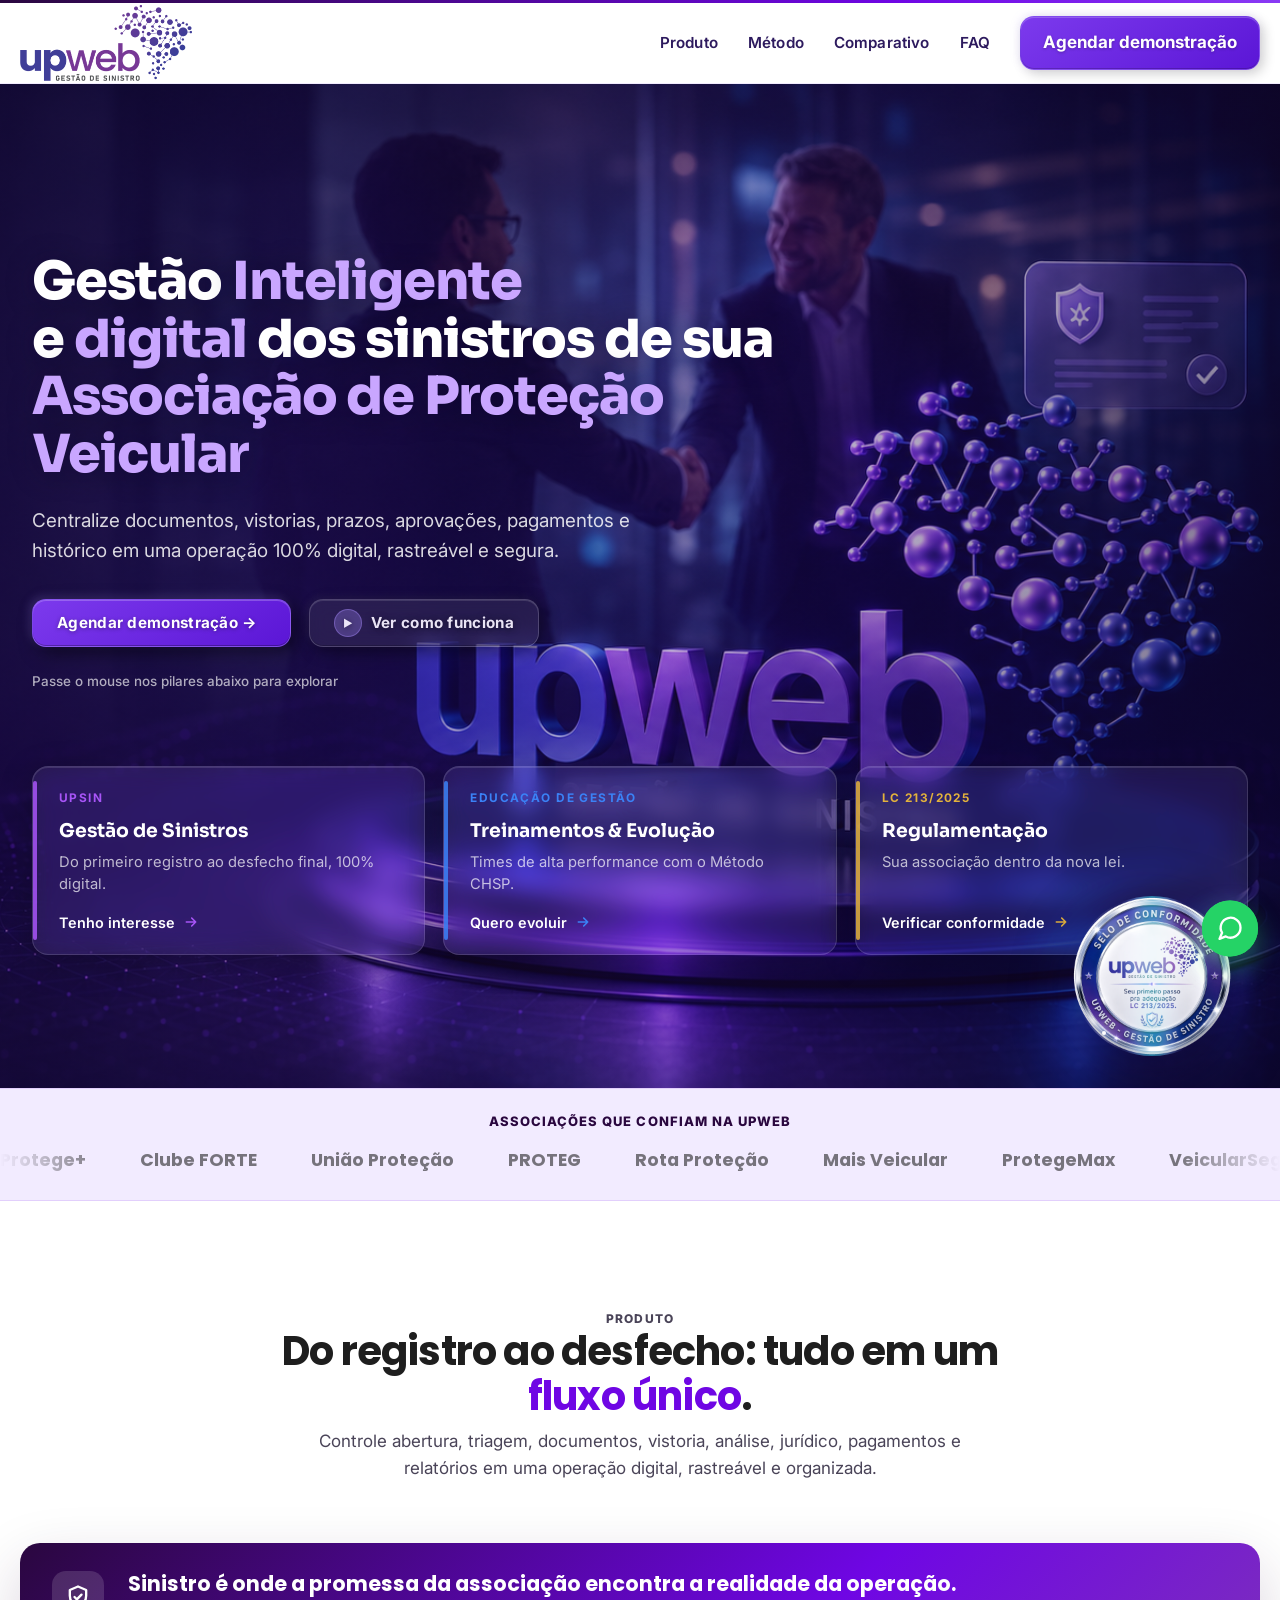
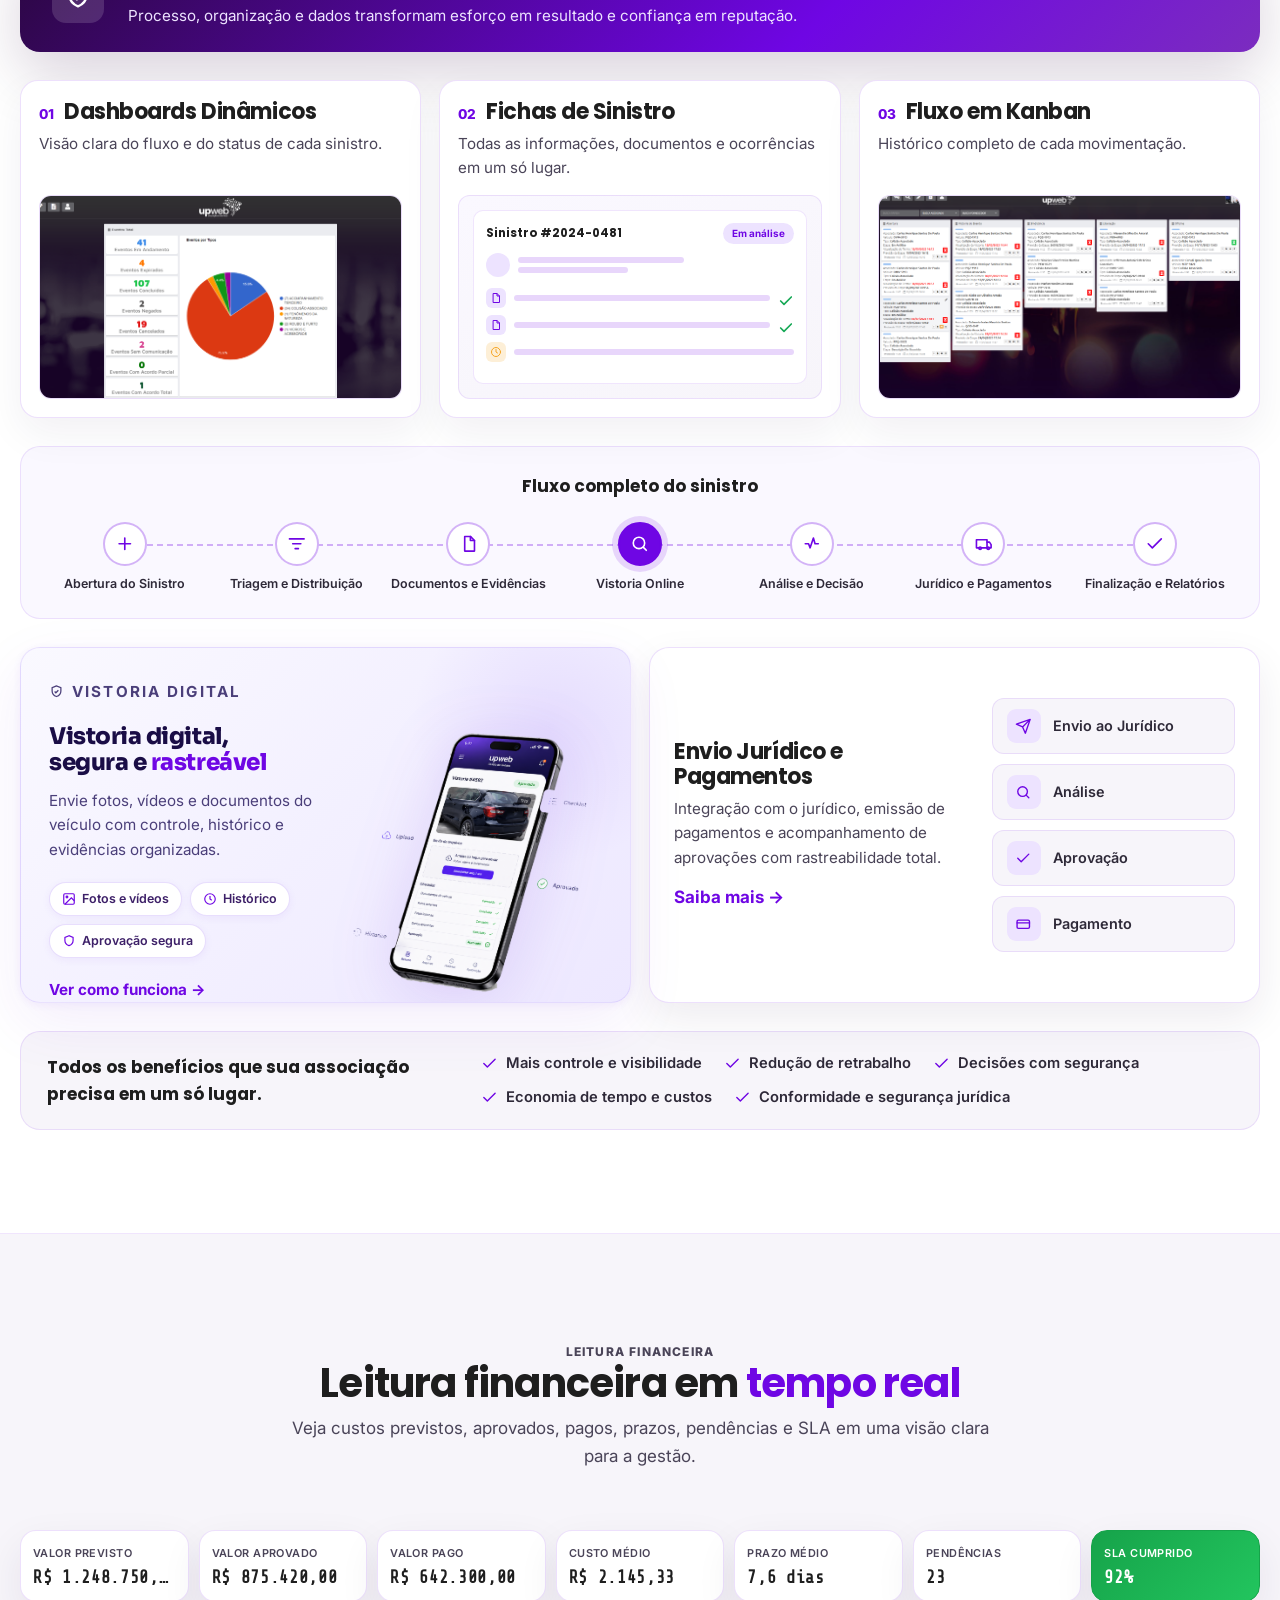
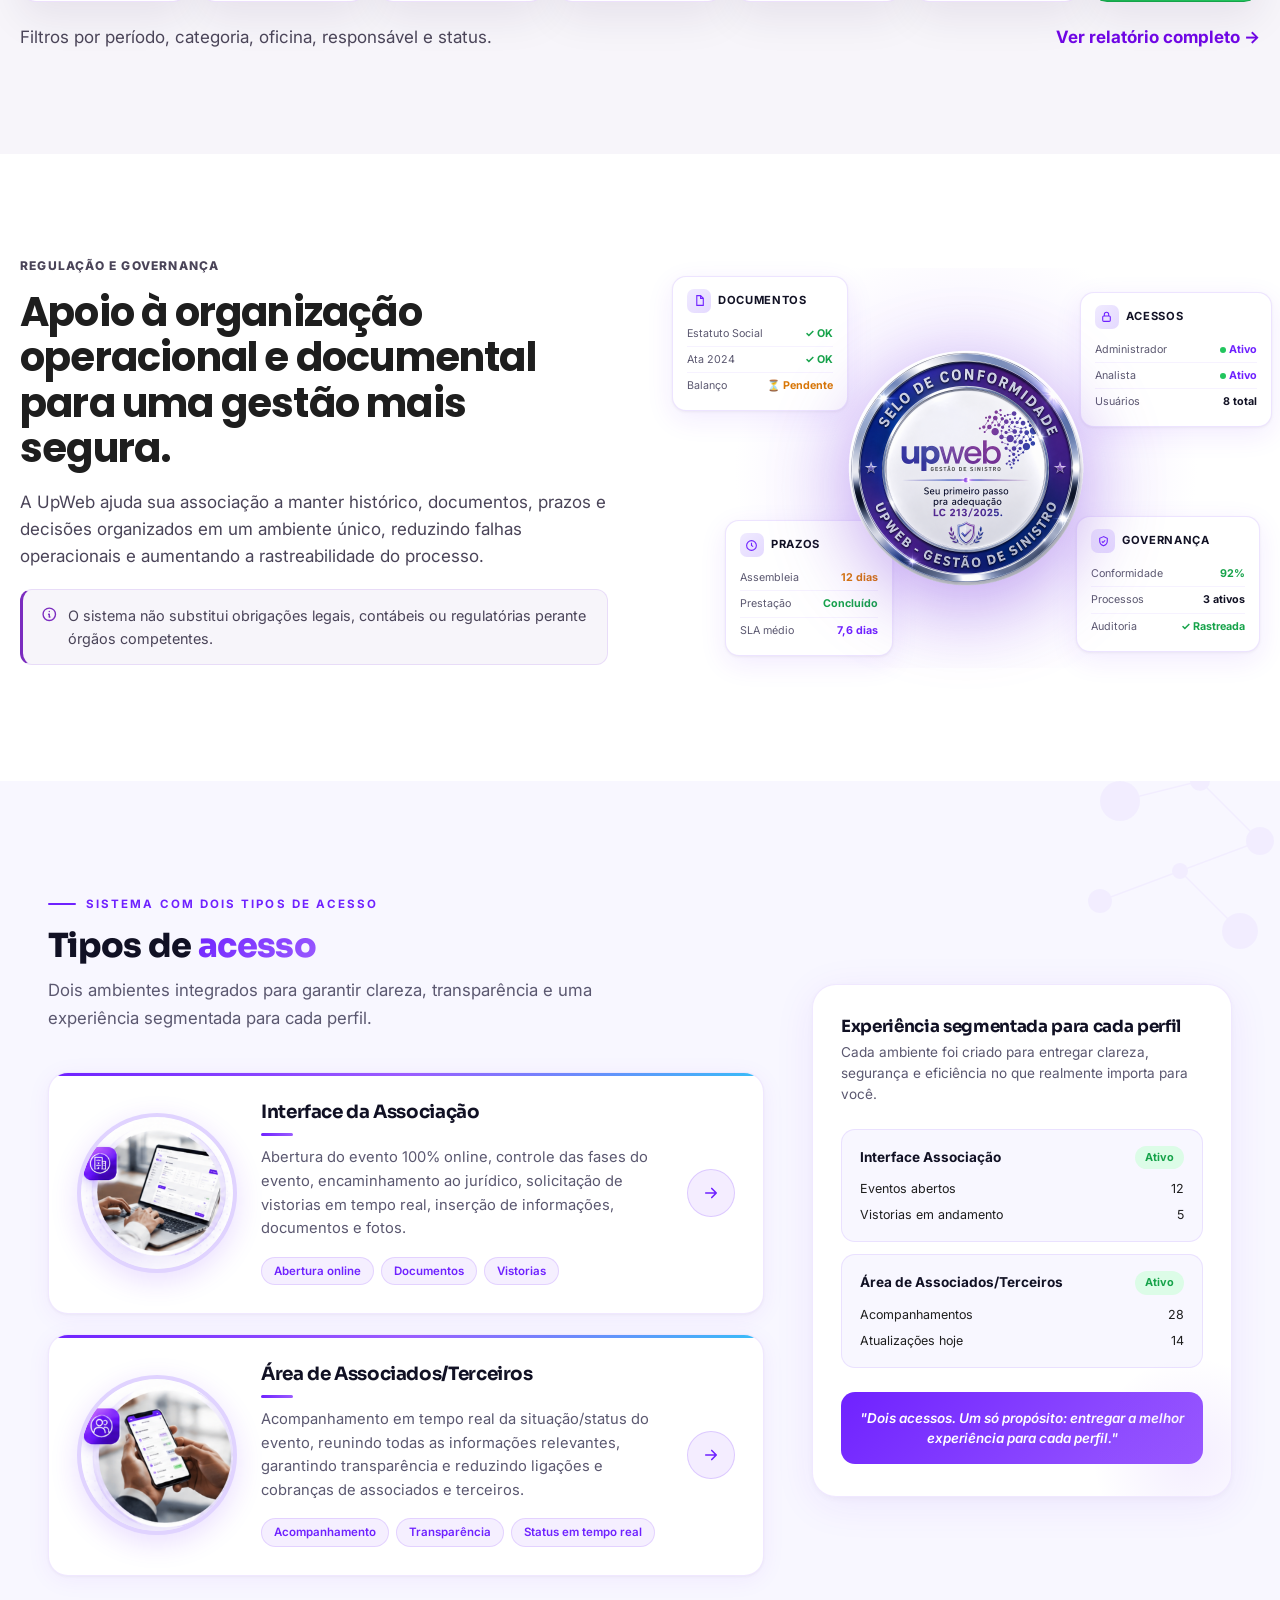
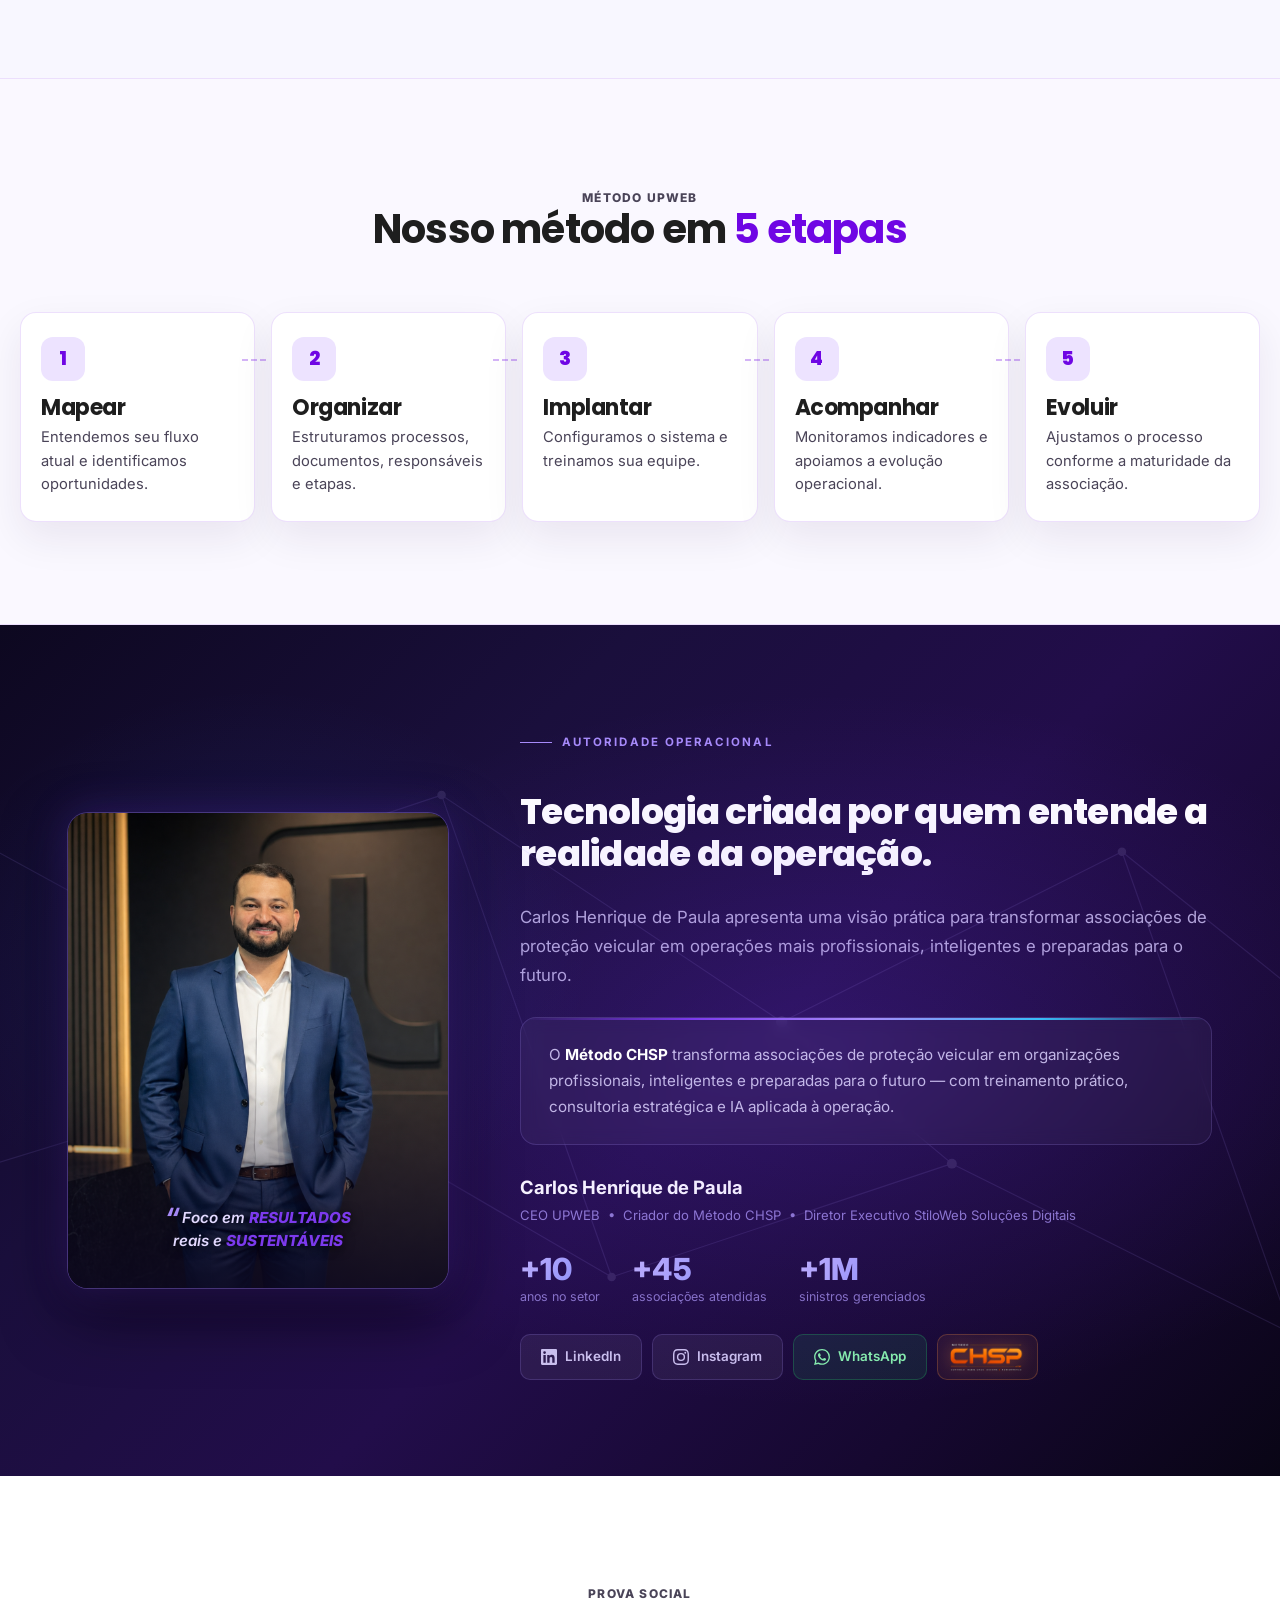
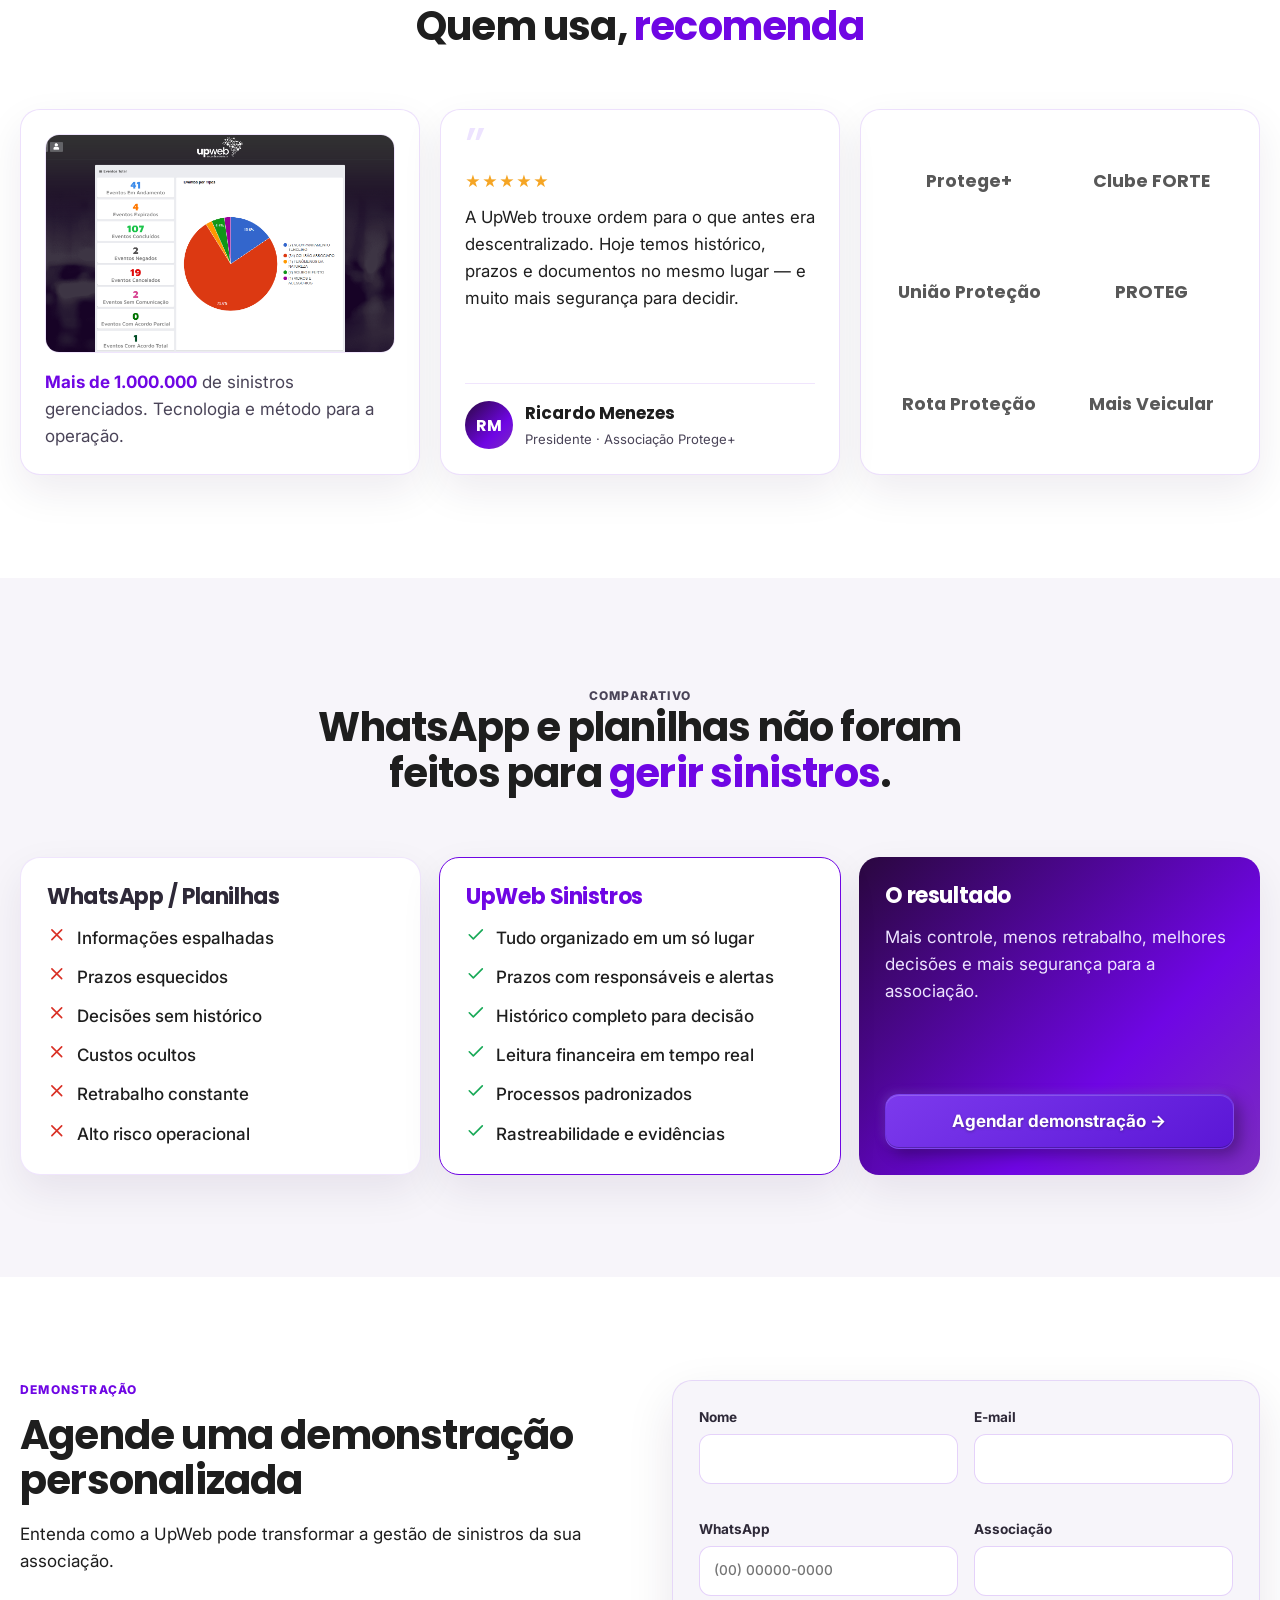
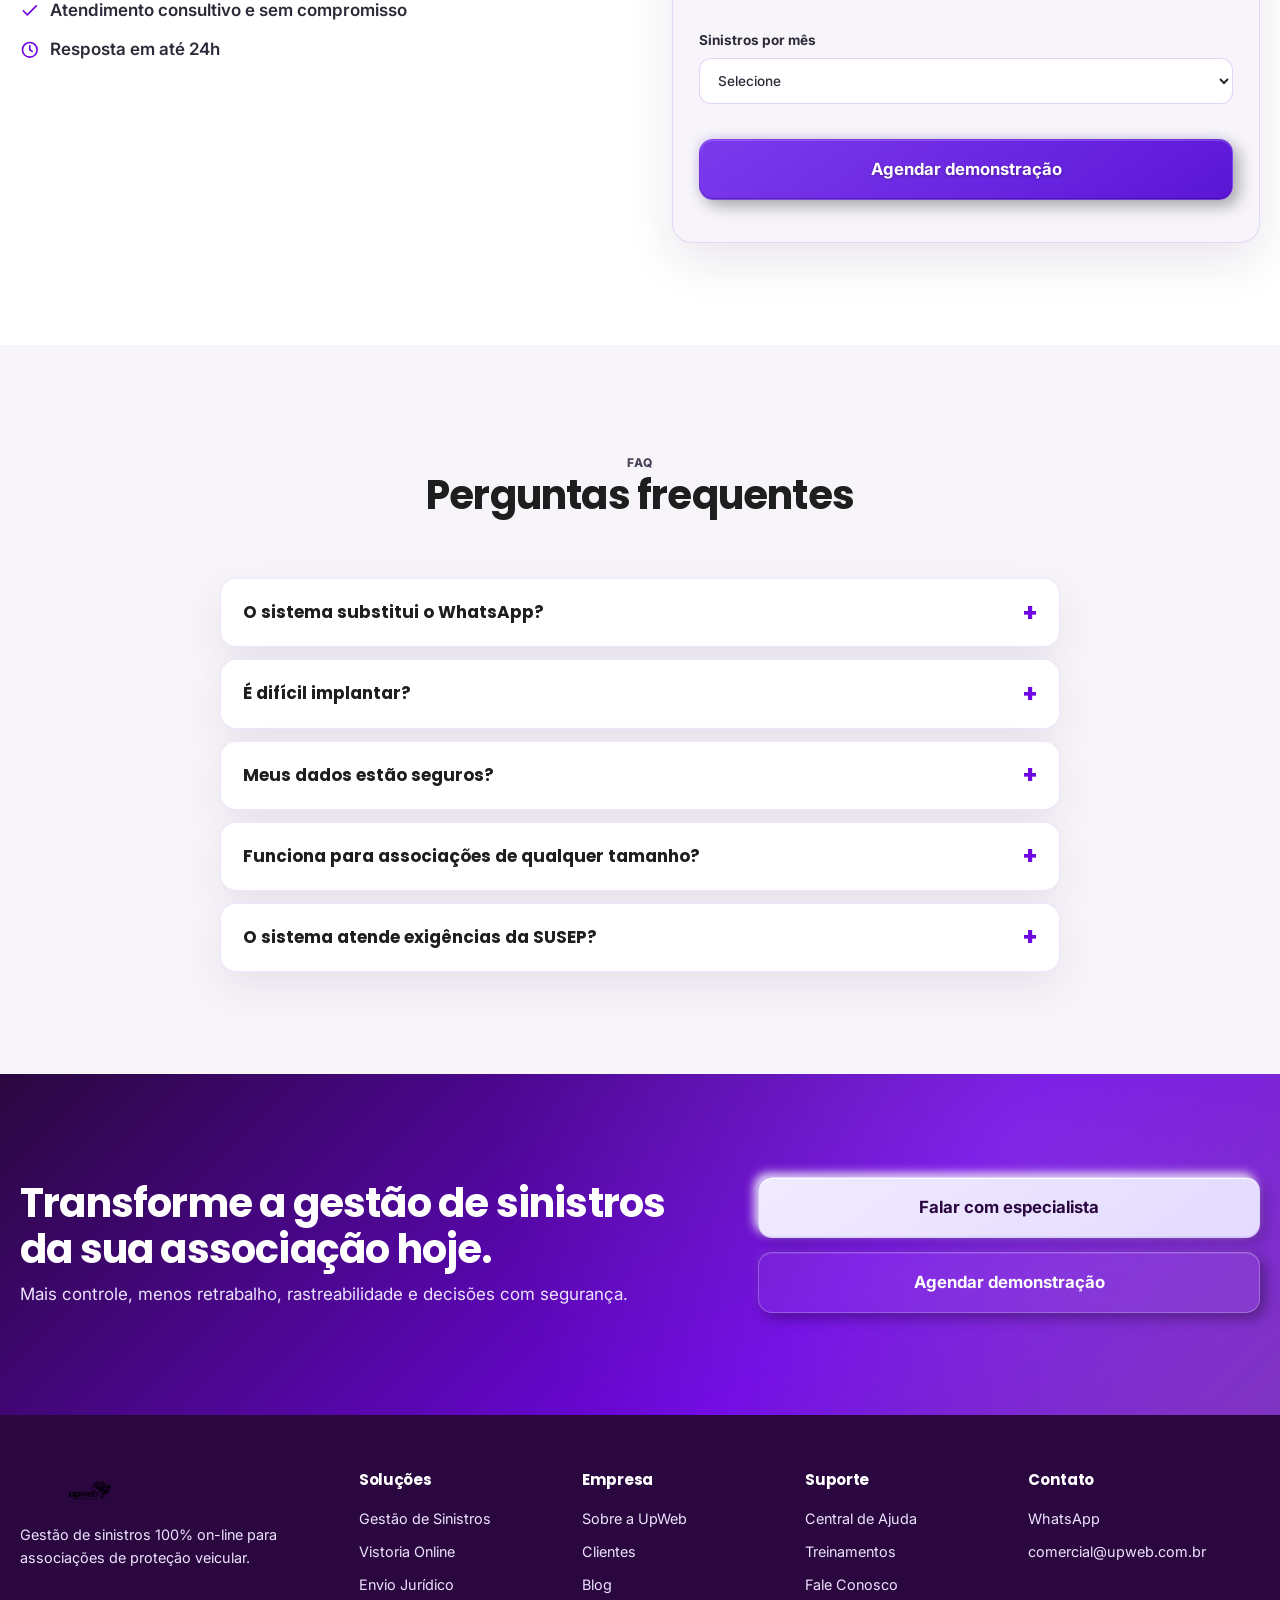
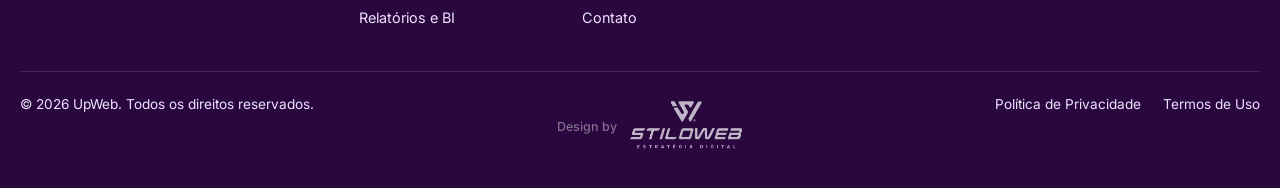
<file: index.html>
<!doctype html>
<html lang="pt-BR">
<head>
  <meta charset="utf-8">
  <meta name="viewport" content="width=device-width, initial-scale=1">
  <title>UpWeb Gestão de Sinistros — Controle digital para associações de proteção veicular</title>
  <meta name="description" content="Controle o sinistro do primeiro registro ao desfecho final: documentos, vistoria online, prazos, aprovações, pagamentos e leitura financeira em uma operação rastreável e organizada.">
  <meta name="theme-color" content="#6F06E4">
  <meta property="og:title" content="UpWeb Gestão de Sinistros">
  <meta property="og:description" content="Gestão digital de sinistros para associações de proteção veicular. Rastreabilidade, organização documental e leitura financeira em tempo real.">
  <meta property="og:type" content="website">
  <meta property="og:image" content="assets/hero-poster.jpg">
  <link rel="preconnect" href="https://fonts.googleapis.com">
  <link rel="preconnect" href="https://fonts.gstatic.com" crossorigin>
  <link href="https://fonts.googleapis.com/css2?family=Inter:wght@400;500;600;700&family=Poppins:wght@600;700;800&family=Sora:wght@600;700;800&display=swap" rel="stylesheet">
  <link rel="stylesheet" href="styles.css">
  <link rel="stylesheet" href="hero.css">
  <!-- TODO produção: converter gestao-upweb.png e beneficios.png para WebP < 300KB -->

<style id="hero-context-css">
/* ============================================================
   UPWEB — Hero com troca de contexto (3 pilares)
   ============================================================ */
.hero{
  --ease:cubic-bezier(.22,.61,.36,1);
  position:relative;isolation:isolate;overflow:hidden;
  min-height:92vh;display:flex;flex-direction:column;
  --fg:#fff;--fg-soft:rgba(255,255,255,.84);
  --accent:#C9A6FF;--hint:rgba(255,255,255,.66);
  --tshadow:0 2px 28px rgba(18,8,46,.45);
}
.hero[data-theme="roxa"]  {--fg:#fff;--fg-soft:rgba(255,255,255,.88);--accent:#D9BCFF;--hint:rgba(255,255,255,.72);--tshadow:0 2px 30px rgba(30,8,72,.55);}
.hero[data-theme="azul"]  {--fg:#fff;--fg-soft:rgba(255,255,255,.88);--accent:#A6CCFF;--hint:rgba(255,255,255,.72);--tshadow:0 2px 30px rgba(4,16,58,.55);}
.hero[data-theme="branca"]{--fg:#171334;--fg-soft:#4b4768;--accent:#6D28D9;--hint:#7c7898;--tshadow:none;}

.hero__bg{position:absolute;inset:0;z-index:0;overflow:hidden;}
.hero__layer{position:absolute;inset:0;background-size:cover;background-position:center;opacity:0;transition:opacity .55s var(--ease);will-change:opacity;}
.hero__layer.is-active{opacity:1;}
.hero__layer--default{background-color:#1b1234;background-image:linear-gradient(108deg,rgba(18,8,46,.55) 0%,rgba(60,20,120,.28) 52%,rgba(18,8,46,.62) 100%),url('assets/upweb-hero-default.png');background-size:cover;background-position:center right;}
.hero__layer--roxa{background-color:#2a0f52;background-image:linear-gradient(108deg,rgba(18,8,46,.55) 0%,rgba(60,20,120,.28) 52%,rgba(18,8,46,.62) 100%),url('assets/upweb-hero-default.png');background-size:cover;background-position:center right;}
.hero__layer--azul{background-color:#0a1640;background-image:linear-gradient(108deg,rgba(7,18,66,.88) 0%,rgba(30,64,175,.5) 52%,rgba(59,130,246,.22) 100%),url('assets/educacao.webp');background-size:cover;}
.hero__layer--branca{background-color:#eceef5;background-image:linear-gradient(108deg,rgba(243,245,251,.92) 0%,rgba(232,235,246,.66) 55%,rgba(124,58,237,.10) 100%),url('assets/lc213.webp');background-size:cover;}

.hero__inner{position:relative;z-index:2;width:min(100% - 64px,1340px);margin:0 auto;display:flex;flex-direction:column;padding:clamp(64px,9vh,110px) 0 clamp(40px,5vh,64px);min-height:92vh;}

.hero__copy{max-width:70ch;transition:opacity .18s var(--ease),transform .18s var(--ease);}
.hero__copy.is-swapping{opacity:0;transform:translateY(8px);}

.hero__eyebrow{display:inline-flex;align-items:center;gap:10px;font-size:.82rem;font-weight:600;letter-spacing:.14em;text-transform:uppercase;color:var(--accent);margin-bottom:20px;}
.hero__eyebrow::before{content:"";width:26px;height:2px;background:currentColor;border-radius:2px;}

.hero__title{font-family:'Sora',sans-serif;font-weight:800;font-size:clamp(2rem,.8rem + 3.1vw,3.3rem);line-height:1.1;letter-spacing:-.02em;color:var(--fg);text-shadow:var(--tshadow);margin:0 0 22px;white-space:normal;}
.hero__title .hl{color:var(--accent);}
.hero__subtitle{font-size:clamp(1rem,.9rem + .4vw,1.18rem);line-height:1.62;color:var(--fg-soft);margin:0 0 32px;max-width:54ch;}

.hero__actions{display:flex;align-items:center;gap:18px;flex-wrap:wrap;}
.hero__hint{font-size:.84rem;color:var(--hint);font-weight:500;width:100%;margin-top:6px;}

/* Botões hero — neumorphism elegante, legível em todos os temas */
.hero .hpbtn{display:inline-flex;align-items:center;gap:9px;padding:13px 24px;border-radius:14px;font-weight:700;font-size:.95rem;cursor:pointer;text-decoration:none;transition:all .3s cubic-bezier(.25,.8,.25,1);letter-spacing:.02em;position:relative;overflow:hidden;white-space:nowrap;height:48px;}
.hero .hpbtn::before{content:"";position:absolute;inset:0;border-radius:inherit;opacity:0;transition:opacity .3s;}

/* Primário — roxo profundo legível em todos os temas */
.hero .hpbtn-1{
  color:#fff;
  background:linear-gradient(145deg,#7c3aed,#5b16d6);
  box-shadow:
    6px 6px 18px rgba(0,0,0,.5),
    -3px -3px 10px rgba(167,139,250,.2),
    inset 0 1px 0 rgba(255,255,255,.22),
    inset 0 -1px 0 rgba(0,0,0,.28);
  border:1px solid rgba(167,139,250,.4);
  text-shadow:0 1px 4px rgba(0,0,0,.35);
}
.hero .hpbtn-1::before{background:linear-gradient(145deg,rgba(255,255,255,.08),transparent);}
.hero .hpbtn-1:hover{transform:translateY(-2px);box-shadow:8px 12px 24px rgba(0,0,0,.6),-4px -4px 12px rgba(167,139,250,.25),inset 0 1px 0 rgba(255,255,255,.28),inset 0 -1px 0 rgba(0,0,0,.32);border-color:rgba(192,168,255,.55);}
.hero .hpbtn-1:hover::before{opacity:1;}
.hero .hpbtn-1:active{transform:translateY(1px);box-shadow:inset 4px 4px 12px rgba(0,0,0,.5),inset -2px -2px 8px rgba(139,92,246,.18);}

/* Secundário — glassmorphism adaptativo */
.hero .hpbtn-2{
  color:rgba(245,240,255,.95);
  background:rgba(255,255,255,.08);
  box-shadow:
    5px 5px 16px rgba(0,0,0,.42),
    -3px -3px 10px rgba(255,255,255,.05),
    inset 0 1px 0 rgba(255,255,255,.12),
    inset 0 -1px 0 rgba(0,0,0,.18);
  border:1px solid rgba(255,255,255,.18);
  backdrop-filter:blur(10px);
  text-shadow:0 1px 6px rgba(0,0,0,.5);
}
.hero .hpbtn-2:hover{transform:translateY(-2px);color:#fff;background:rgba(255,255,255,.13);box-shadow:7px 10px 20px rgba(0,0,0,.5),-4px -4px 12px rgba(255,255,255,.07),inset 0 1px 0 rgba(255,255,255,.16),inset 0 -1px 0 rgba(0,0,0,.22);border-color:rgba(255,255,255,.28);}
.hero .hpbtn-2:active{transform:translateY(1px);box-shadow:inset 4px 4px 10px rgba(0,0,0,.38),inset -2px -2px 6px rgba(255,255,255,.05);}
.hero .hpbtn-2 .play{width:28px;height:28px;border-radius:50%;background:rgba(167,139,250,.3);display:grid;place-items:center;font-size:.64rem;border:1px solid rgba(167,139,250,.4);flex-shrink:0;}

/* Tema claro (branca) — ajuste contraste */
.hero[data-theme="branca"] .hpbtn-2{color:#2d1a6e;background:rgba(109,40,217,.1);border-color:rgba(109,40,217,.3);text-shadow:none;box-shadow:5px 5px 14px rgba(109,40,217,.15),-3px -3px 8px rgba(255,255,255,.7),inset 0 1px 0 rgba(255,255,255,.8);}
.hero[data-theme="branca"] .hpbtn-2:hover{color:#1a0d46;background:rgba(109,40,217,.15);border-color:rgba(109,40,217,.45);}
.hero[data-theme="branca"] .hpbtn-2 .play{background:rgba(109,40,217,.18);border-color:rgba(109,40,217,.3);}

/* Cards dos pilares */
.hero__cards{margin-top:auto;padding-top:48px;display:grid;grid-template-columns:repeat(3,1fr);gap:18px;}
.card{--c:#A855F7;position:relative;overflow:hidden;display:flex;flex-direction:column;padding:22px 24px 20px 26px;border-radius:16px;
  background:rgba(255,255,255,0.07);
  backdrop-filter:blur(12px) saturate(140%);
  -webkit-backdrop-filter:blur(12px) saturate(140%);
  border:1px solid rgba(255,255,255,0.14);
  box-shadow:inset 0 1px 0 rgba(255,255,255,0.12), 0 8px 32px rgba(0,0,0,0.25);
  color:#fff;cursor:pointer;text-decoration:none;transition:transform .28s var(--ease),border-color .28s,box-shadow .28s,background .28s;}
.card[data-theme="roxa"]{--c:#A855F7;}
.card[data-theme="azul"]{--c:#3B82F6;}
.card[data-theme="branca"]{--c:#E3B23C;}
.card__bar{position:absolute;left:0;top:14px;bottom:14px;width:4px;border-radius:4px;background:var(--c);opacity:.85;transition:opacity .28s,top .28s,bottom .28s;}
.card__kicker{font-size:.74rem;font-weight:700;letter-spacing:.12em;text-transform:uppercase;color:var(--c);}
.card__title{font-family:'Sora',sans-serif;font-weight:700;font-size:1.18rem;margin:8px 0 6px;color:#fff;}
.card__desc{font-size:.92rem;line-height:1.45;color:rgba(255,255,255,.7);flex:1;}
.card__cta{display:inline-flex;align-items:center;gap:8px;margin-top:16px;font-size:.9rem;font-weight:600;color:#fff;}
.card__cta svg{width:16px;height:16px;color:var(--c);transition:transform .25s var(--ease);}
.card:hover,.card.is-active,.card:focus-visible{transform:translateY(-5px);border-color:color-mix(in srgb,var(--c) 58%,transparent);box-shadow:0 22px 54px -16px color-mix(in srgb,var(--c) 40%,transparent),inset 0 1px 0 rgba(255,255,255,0.18),0 8px 32px rgba(0,0,0,0.3);background:rgba(255,255,255,0.11);}
.card:hover .card__bar,.card.is-active .card__bar{opacity:1;top:0;bottom:0;}
.card:hover .card__cta svg,.card.is-active .card__cta svg{transform:translateX(4px);}
.card:focus-visible{outline:2px solid #fff;outline-offset:3px;}

/* Tema claro — cards com texto escuro para legibilidade */
.hero[data-theme="branca"] .card{
  background:rgba(255,255,255,0.55);
  border-color:rgba(109,40,217,0.18);
  box-shadow:inset 0 1px 0 rgba(255,255,255,0.7), 0 8px 32px rgba(109,40,217,0.1);
}
.hero[data-theme="branca"] .card__title{ color:#1a0d46; }
.hero[data-theme="branca"] .card__desc{ color:#3d2a70; }
.hero[data-theme="branca"] .card__cta{ color:#2d1a5e; }
.hero[data-theme="branca"] .card:hover,
.hero[data-theme="branca"] .card.is-active{
  background:rgba(255,255,255,0.72);
  box-shadow:0 22px 54px -16px color-mix(in srgb,var(--c) 30%,transparent),inset 0 1px 0 rgba(255,255,255,0.8);
}

/* Selo de conformidade — transição para tema branca (regulamentação) */
#upweb-seal{
  transition:
    bottom .55s cubic-bezier(.22,.61,.36,1),
    right .55s cubic-bezier(.22,.61,.36,1),
    left .55s cubic-bezier(.22,.61,.36,1),
    top .55s cubic-bezier(.22,.61,.36,1),
    width .55s cubic-bezier(.22,.61,.36,1),
    height .55s cubic-bezier(.22,.61,.36,1),
    transform .55s cubic-bezier(.22,.61,.36,1) !important;
}
.hero[data-theme="branca"] #upweb-seal{
  bottom:auto !important;
  right:auto !important;
  left:75% !important;
  top:36% !important;
  transform:translateX(-50%) !important;
  width:320px !important;
  height:320px !important;
}
.hero__chsp-float{position:absolute;left:75%;transform:translateX(-50%);top:calc(36% - 38px);width:clamp(380px,36vw,560px);opacity:0;pointer-events:none;z-index:3;transition:opacity .5s var(--ease);filter:drop-shadow(0 0 40px rgba(255,107,0,.35)) drop-shadow(0 8px 32px rgba(0,0,0,.6)) drop-shadow(0 2px 8px rgba(0,0,0,.8));}
.hero[data-theme="azul"] .hero__chsp-float{opacity:1;pointer-events:auto;}

@media(max-width:900px){.hero__inner{padding:48px 0 32px;}.hero__cards{grid-template-columns:1fr;gap:14px;padding-top:32px;}.hero__chsp-float{display:none;}}
@media(prefers-reduced-motion:reduce){.hero__layer,.hero__copy,.card{transition:none!important;}}
</style>

</head>
<body>
  <a class="skip-link" href="#conteudo">Ir para o conteúdo</a>

  <!-- ============ HEADER ============ -->
  <header class="site-header" data-header>
    <span class="header-topline" aria-hidden="true"></span>
    <nav class="nav wrap" aria-label="Navegação principal">
      <a class="brand" href="#topo" aria-label="UpWeb — página inicial">
        <img src="assets/logo-upweb-color.png" width="172" height="auto" alt="UpWeb">
      </a>
      <button class="menu-toggle" type="button" aria-expanded="false" aria-controls="primary-menu" aria-label="Abrir menu">
        <span class="menu-toggle-bars" aria-hidden="true"><i></i><i></i><i></i></span>
      </button>
      <div class="nav-menu" id="primary-menu">
        <a href="#sistema-upweb">Produto</a>
        <a href="#metodo">Método</a>
        <a href="#comparativo">Comparativo</a>
        <a href="#faq">FAQ</a>
        <a class="btn btn-primary nav-cta" href="#formulario" data-event="cta_demo_click">Agendar demonstração</a>
      </div>
    </nav>
  </header>

  <main id="conteudo">
        <!-- ============ HERO ============ -->
    <section class="hero" id="topo" data-theme="default" aria-label="Soluções UPWEB para Associações de Proteção Veicular">

      <div class="hero__bg" aria-hidden="true">
        <div class="hero__layer hero__layer--default is-active"></div>
        <div class="hero__layer hero__layer--roxa"></div>
        <div class="hero__layer hero__layer--azul"></div>
        <div class="hero__layer hero__layer--branca"></div>
      </div>

      <div class="hero__inner">

        <div class="hero__copy" id="hero-copy">
          <span class="hero__eyebrow" id="hero-eyebrow" style="display:none;"></span>
          <h1 class="hero__title" id="hero-title">
            Gestão <span class="hl">Inteligente</span><br>
            e <span class="hl">digital</span> dos sinistros de sua<br>
            <span class="hl" style="white-space:nowrap;">Associação de Proteção Veicular</span>
          </h1>
          <p class="hero__subtitle" id="hero-subtitle">Centralize documentos, vistorias, prazos, aprovações, pagamentos e histórico em uma operação 100% digital, rastreável e segura.</p>
          <div class="hero__actions">
            <a class="hpbtn hpbtn-1" id="hero-cta" href="#formulario" data-event="cta_demo_click">Agendar demonstração <span class="ar">→</span></a>
            <a class="hpbtn hpbtn-2" id="hero-cta2" href="#sistema-upweb" data-event="como_funciona_click"><span class="play">▶</span> Ver como funciona</a>
            <span class="hero__hint" id="hero-hint">Passe o mouse nos pilares abaixo para explorar</span>
          </div>
        </div>

        <div class="hero__cards" role="list">
          <a class="card" data-theme="roxa" href="#sistema-upweb" role="listitem" aria-label="UPSIN — Gestão de Sinistros">
            <span class="card__bar" aria-hidden="true"></span>
            <span class="card__kicker">UPSIN</span>
            <span class="card__title">Gestão de Sinistros</span>
            <span class="card__desc">Do primeiro registro ao desfecho final, 100% digital.</span>
            <span class="card__cta">Tenho interesse
              <svg viewBox="0 0 24 24" fill="none" stroke="currentColor" stroke-width="2.4" stroke-linecap="round" stroke-linejoin="round" aria-hidden="true"><path d="M5 12h14M13 6l6 6-6 6"></path></svg>
            </span>
          </a>
          <a class="card" data-theme="azul" href="https://metodo-chsp.lovable.app" target="_blank" rel="noopener noreferrer" role="listitem" aria-label="Educação de Gestão — Treinamentos">
            <span class="card__bar" aria-hidden="true"></span>
            <span class="card__kicker">Educação de Gestão</span>
            <span class="card__title">Treinamentos &amp; Evolução</span>
            <span class="card__desc">Times de alta performance com o Método CHSP.</span>
            <span class="card__cta">Quero evoluir
              <svg viewBox="0 0 24 24" fill="none" stroke="currentColor" stroke-width="2.4" stroke-linecap="round" stroke-linejoin="round" aria-hidden="true"><path d="M5 12h14M13 6l6 6-6 6"></path></svg>
            </span>
          </a>
          <a class="card" data-theme="branca" href="#formulario" role="listitem" aria-label="LC 213/2025 — Conformidade">
            <span class="card__bar" aria-hidden="true"></span>
            <span class="card__kicker">LC 213/2025</span>
            <span class="card__title">Regulamentação</span>
            <span class="card__desc">Sua associação dentro da nova lei.</span>
            <span class="card__cta">Verificar conformidade
              <svg viewBox="0 0 24 24" fill="none" stroke="currentColor" stroke-width="2.4" stroke-linecap="round" stroke-linejoin="round" aria-hidden="true"><path d="M5 12h14M13 6l6 6-6 6"></path></svg>
            </span>
          </a>
        </div>

      </div>

      <!-- Logo CHSP flutuante (tema Educação) -->
      <a class="hero__chsp-float" href="https://metodo-chsp.lovable.app" target="_blank" rel="noopener noreferrer" aria-label="Método CHSP — Conhecer">
        <img src="assets/logo-chsp.png" alt="Método CHSP" style="width:100%;display:block;">
      </a>

      <!-- ============ SELO DE CONFORMIDADE ============ -->
      <a id="upweb-seal"
         href="https://upwebsinistros.com.br"
         target="_blank"
         rel="noopener noreferrer"
         aria-label="Selo de Conformidade UPWEB - Gestão de Sinistro - Seu primeiro passo pra adequação LC 213/2025."
         style="position:absolute;bottom:32px;right:48px;width:160px;height:160px;display:block;border-radius:50%;cursor:pointer;user-select:none;z-index:20;text-decoration:none;">
        <style>
          @keyframes sealGlint1 { 0%,100%{transform:rotate(0deg)}  50%{transform:rotate(10deg)} }
          @keyframes sealGlint2 { 0%,100%{transform:rotate(20deg)} 50%{transform:rotate(30deg)} }
          @keyframes sealGlint3 { 0%,100%{transform:rotate(40deg)} 50%{transform:rotate(50deg)} }
          @keyframes sealGlint4 { 0%,100%{transform:rotate(60deg)} 50%{transform:rotate(70deg)} }
          @keyframes sealGlint5 { 0%,100%{transform:rotate(80deg)} 50%{transform:rotate(90deg)} }
          #upweb-seal-inner { transition: transform 200ms ease-out; }
          #upweb-seal:hover #upweb-seal-inner img { filter: brightness(1.12); }
        </style>
        <div id="upweb-seal-inner" style="position:relative;width:100%;height:100%;border-radius:50%;overflow:hidden;filter:drop-shadow(0 16px 32px rgba(23,14,68,0.45));">
          <img src="assets/upweb_selo_conformidade_round.png"
               alt="Selo de Conformidade UPWEB"
               draggable="false"
               style="position:relative;z-index:10;width:100%;height:100%;border-radius:50%;object-fit:contain;transition:filter 300ms;">

          <!-- Glints cromados -->
          <div style="pointer-events:none;position:absolute;inset:0;z-index:20;border-radius:50%;opacity:0.5;mix-blend-mode:screen;">
            <span style="position:absolute;left:50%;top:50%;width:18%;height:160%;margin-left:-9%;margin-top:-80%;border-radius:50%;background:hsl(206,100%,52%);filter:blur(10px);transform-origin:center center;animation:sealGlint1 5s infinite;"></span>
            <span style="position:absolute;left:50%;top:50%;width:18%;height:160%;margin-left:-9%;margin-top:-80%;border-radius:50%;background:hsl(261,88%,60%);filter:blur(10px);transform-origin:center center;animation:sealGlint2 5s infinite;"></span>
            <span style="position:absolute;left:50%;top:50%;width:18%;height:160%;margin-left:-9%;margin-top:-80%;border-radius:50%;background:hsl(288,84%,58%);filter:blur(10px);transform-origin:center center;animation:sealGlint3 5s infinite;"></span>
            <span style="position:absolute;left:50%;top:50%;width:18%;height:160%;margin-left:-9%;margin-top:-80%;border-radius:50%;background:white;filter:blur(10px);transform-origin:center center;animation:sealGlint4 5s infinite;"></span>
            <span style="position:absolute;left:50%;top:50%;width:18%;height:160%;margin-left:-9%;margin-top:-80%;border-radius:50%;background:hsl(183,100%,48%);filter:blur(10px);transform-origin:center center;animation:sealGlint5 5s infinite;"></span>
          </div>

          <!-- Ring gloss -->
          <span style="pointer-events:none;position:absolute;inset:3%;z-index:30;border-radius:50%;box-shadow:inset 0 0 0 1px rgba(255,255,255,0.35);"></span>
          <!-- Top-left shimmer -->
          <span style="pointer-events:none;position:absolute;left:17%;top:12%;z-index:30;width:16%;height:16%;border-radius:50%;background:rgba(255,255,255,0.45);filter:blur(8px);"></span>
          <!-- Bright glint dots -->
          <span style="pointer-events:none;position:absolute;right:11%;top:22%;z-index:30;width:3%;height:3%;border-radius:50%;background:white;box-shadow:0 0 26px 10px rgba(255,255,255,0.85);"></span>
          <span style="pointer-events:none;position:absolute;bottom:13%;left:19%;z-index:30;width:2.4%;height:2.4%;border-radius:50%;background:white;box-shadow:0 0 22px 8px rgba(255,255,255,0.72);"></span>
        </div>
      </a>

      <script>
      (function(){
        var seal = document.getElementById('upweb-seal');
        var inner = document.getElementById('upweb-seal-inner');
        var glints = inner.querySelectorAll('span[style*="animation"]');
        var identityMatrix = '1,0,0,0,0,1,0,0,0,0,1,0,0,0,0,1';
        var maxRotate = 0.25, minRotate = -0.25, maxScale = 1, minScale = 0.965;
        var isTimeoutFinished = false;
        var currentMatrix = identityMatrix;
        var matrix = identityMatrix;
        var firstPos = 0;
        var enterT, leaveT1, leaveT2, leaveT3;

        function clearT(t){ if(t) clearTimeout(t); }

        function getRect(){
          var r = seal.getBoundingClientRect();
          return { left: r.left, right: r.right, top: r.top, bottom: r.bottom };
        }

        function getMatrix(cx, cy){
          var d = getRect();
          var w = Math.max(d.right - d.left, 1), h = Math.max(d.bottom - d.top, 1);
          var xc = d.left + w/2, yc = d.top + h/2;
          var s0 = maxScale - (maxScale-minScale)*Math.abs(xc-cx)/(w/2);
          var s1 = maxScale - (maxScale-minScale)*Math.abs(yc-cy)/(h/2);
          var s2 = maxScale - (maxScale-minScale)*(Math.abs(xc-cx)+Math.abs(yc-cy))/((w+h)/2);
          var x1 = 0.25*((yc-cy)/h - (xc-cx)/w);
          var x2 = maxRotate - (maxRotate-minRotate)*Math.abs(d.right-cx)/w;
          var y2 = maxRotate - (maxRotate-minRotate)*(d.top-cy)/(d.top-d.bottom);
          var z0 = -(maxRotate - (maxRotate-minRotate)*Math.abs(d.right-cx)/w);
          var z1 = 0.2 - (0.2+0.6)*(d.top-cy)/(d.top-d.bottom);
          return s0+','+z0+',0,0,'+x1+','+s1+','+z1+',0,'+x2+','+y2+','+s2+',0,0,0,0,1';
        }

        function getOppositeMatrix(m, cy, onEnter){
          var d = getRect();
          var oppositeY = d.bottom - cy + d.top;
          var weak = onEnter ? 0.7 : 4, mult = onEnter ? -1 : 1;
          return m.split(',').map(function(v,i){
            if(i===2||i===4||i===8) return ''+((-parseFloat(v)*mult)/weak);
            if(i===0||i===5||i===10) return '1';
            if(i===6) return ''+(mult*(maxRotate-(maxRotate-minRotate)*(d.top-oppositeY)/(d.top-d.bottom))/weak);
            if(i===9) return ''+((maxRotate-(maxRotate-minRotate)*(d.top-oppositeY)/(d.top-d.bottom))/weak);
            return v;
          }).join(',');
        }

        function applyMatrix(m){
          inner.style.transform = 'perspective(800px) matrix3d('+m+')';
        }

        seal.addEventListener('mouseenter', function(e){
          clearT(leaveT1); clearT(leaveT2); clearT(leaveT3);
          glints.forEach(function(g){ g.style.animation='none'; });
          var d = getRect();
          var xc = (d.left+d.right)/2, yc = (d.top+d.bottom)/2;
          firstPos = (Math.abs(xc-e.clientX)+Math.abs(yc-e.clientY))/1.5;
          glints.forEach(function(g,i){ g.style.transform='rotate('+(firstPos+i*10)+'deg)'; });
          var nm = getMatrix(e.clientX, e.clientY);
          var om = getOppositeMatrix(nm, e.clientY, true);
          matrix = om; applyMatrix(om);
          isTimeoutFinished = false;
          enterT = setTimeout(function(){ isTimeoutFinished = true; }, 200);
        });

        seal.addEventListener('mousemove', function(e){
          var d = getRect();
          var xc = (d.left+d.right)/2, yc = (d.top+d.bottom)/2;
          setTimeout(function(){
            firstPos = (Math.abs(xc-e.clientX)+Math.abs(yc-e.clientY))/1.5;
            glints.forEach(function(g,i){ g.style.transform='rotate('+(firstPos+i*10)+'deg)'; });
          }, 150);
          if(isTimeoutFinished){
            currentMatrix = getMatrix(e.clientX, e.clientY);
            matrix = currentMatrix; applyMatrix(currentMatrix);
          }
        });

        seal.addEventListener('mouseleave', function(e){
          clearT(enterT);
          var om = getOppositeMatrix(matrix, e.clientY, false);
          applyMatrix(om);
          setTimeout(function(){ applyMatrix(identityMatrix); }, 200);
          requestAnimationFrame(function(){ requestAnimationFrame(function(){
            leaveT1 = setTimeout(function(){ firstPos = -firstPos/4; glints.forEach(function(g,i){ g.style.transform='rotate('+(firstPos+i*10)+'deg)'; }); }, 150);
            leaveT2 = setTimeout(function(){ firstPos=0; glints.forEach(function(g,i){ g.style.transform='rotate('+(i*10)+'deg)'; }); }, 300);
            leaveT3 = setTimeout(function(){
              glints.forEach(function(g,i){
                var names=['sealGlint1','sealGlint2','sealGlint3','sealGlint4','sealGlint5'];
                g.style.animation=names[i%5]+' 5s infinite';
              });
            }, 500);
          }); });
        });
      })();
      </script>
    </section>
    </section>

    <!-- ============ FAIXA DE ASSOCIAÇÕES ============ -->
    <section class="clients" aria-label="Associações que confiam na UpWeb">
      <div class="wrap">
        <p class="clients-title">Associações que confiam na UpWeb</p>
      </div>
      <div class="marquee" data-marquee>
        <div class="marquee-track">
          <span class="client-logo">Protege+</span>
          <span class="client-logo">Clube FORTE</span>
          <span class="client-logo">União Proteção</span>
          <span class="client-logo">PROTEG</span>
          <span class="client-logo">Rota Proteção</span>
          <span class="client-logo">Mais Veicular</span>
          <span class="client-logo">ProtegeMax</span>
          <span class="client-logo">VeicularSeguro</span>
          <span class="client-logo">AssociaPlus</span>
          <!-- duplicado para loop contínuo -->
          <span class="client-logo" aria-hidden="true">Protege+</span>
          <span class="client-logo" aria-hidden="true">Clube FORTE</span>
          <span class="client-logo" aria-hidden="true">União Proteção</span>
          <span class="client-logo" aria-hidden="true">PROTEG</span>
          <span class="client-logo" aria-hidden="true">Rota Proteção</span>
          <span class="client-logo" aria-hidden="true">Mais Veicular</span>
          <span class="client-logo" aria-hidden="true">ProtegeMax</span>
          <span class="client-logo" aria-hidden="true">VeicularSeguro</span>
          <span class="client-logo" aria-hidden="true">AssociaPlus</span>
        </div>
      </div>
    </section>

    <!-- ============ SISTEMA UPWEB — PRODUTO + FLUXO ============ -->
    <section class="system" id="sistema-upweb" aria-labelledby="system-title">
      <div class="wrap">
        <div class="section-head reveal">
          <p class="eyebrow">Produto</p>
          <h2 id="system-title">Do registro ao desfecho: tudo em um <span>fluxo único</span>.</h2>
          <p>Controle abertura, triagem, documentos, vistoria, análise, jurídico, pagamentos e relatórios em uma operação digital, rastreável e organizada.</p>
        </div>

        <!-- 9.1 bloco de virada -->
        <div class="turn-block reveal">
          <span class="turn-icon" aria-hidden="true">
            <svg viewBox="0 0 24 24"><path d="M12 3 5 6v5c0 4.5 3 7.5 7 9 4-1.5 7-4.5 7-9V6l-7-3Z"/><path d="m9 12 2 2 4-4"/></svg>
          </span>
          <div class="turn-text">
            <p class="turn-main">Sinistro é onde a promessa da associação encontra a realidade da operação.</p>
            <p class="turn-sub">Processo, organização e dados transformam esforço em resultado e confiança em reputação.</p>
          </div>
        </div>

        <!-- 9.2 três cards -->
        <div class="product-cards">
          <article class="product-card reveal">
            <header><span class="pc-num">01</span><h3>Dashboards Dinâmicos</h3></header>
            <p>Visão clara do fluxo e do status de cada sinistro.</p>
            <div class="pc-shot"><img src="assets/dashboard.png" width="640" height="360" loading="lazy" decoding="async" alt="Quadro Kanban de sinistros da UpWeb por status"></div>
          </article>
          <article class="product-card reveal">
            <header><span class="pc-num">02</span><h3>Fichas de Sinistro</h3></header>
            <p>Todas as informações, documentos e ocorrências em um só lugar.</p>
            <div class="pc-shot pc-shot--mock">
              <div class="ficha-mock" aria-hidden="true">
                <div class="fm-head">
                  <span class="fm-id">Sinistro #2024-0481</span>
                  <span class="fm-status">Em análise</span>
                </div>
                <div class="fm-meta">
                  <span class="fm-avatar"></span>
                  <span class="fm-meta-lines"><i class="fm-line w60"></i><i class="fm-line w40"></i></span>
                </div>
                <div class="fm-rows">
                  <div class="fm-row"><span class="fm-doc"><svg viewBox="0 0 24 24"><path d="M7 3h7l5 5v13H7z"/><path d="M14 3v5h5"/></svg></span><i class="fm-line w70"></i><span class="fm-check"><svg viewBox="0 0 24 24"><path d="M20 6 9 17l-5-5"/></svg></span></div>
                  <div class="fm-row"><span class="fm-doc"><svg viewBox="0 0 24 24"><path d="M7 3h7l5 5v13H7z"/><path d="M14 3v5h5"/></svg></span><i class="fm-line w85"></i><span class="fm-check"><svg viewBox="0 0 24 24"><path d="M20 6 9 17l-5-5"/></svg></span></div>
                  <div class="fm-row"><span class="fm-doc fm-doc--pend"><svg viewBox="0 0 24 24"><circle cx="12" cy="12" r="9"/><path d="M12 7v5l3 2"/></svg></span><i class="fm-line w55"></i></div>
                </div>
              </div>
            </div>
          </article>
          <article class="product-card reveal">
            <header><span class="pc-num">03</span><h3>Fluxo em Kanban</h3></header>
            <p>Histórico completo de cada movimentação.</p>
            <div class="pc-shot"><img src="assets/timeline.png" width="640" height="360" loading="lazy" decoding="async" alt="Linha do tempo com o histórico de movimentações do sinistro"></div>
          </article>
        </div>

        <!-- 9.3 fluxo completo -->
        <div class="flow reveal">
          <p class="flow-title">Fluxo completo do sinistro</p>
          <ol class="flow-steps">
            <li class="flow-step"><span class="flow-dot"><svg class="ico" viewBox="0 0 24 24" aria-hidden="true"><path d="M12 5v14M5 12h14"/></svg></span><span class="flow-label">Abertura do Sinistro</span></li>
            <li class="flow-step"><span class="flow-dot"><svg class="ico" viewBox="0 0 24 24" aria-hidden="true"><path d="M3 6h18M7 12h10M10 18h4"/></svg></span><span class="flow-label">Triagem e Distribuição</span></li>
            <li class="flow-step"><span class="flow-dot"><svg class="ico" viewBox="0 0 24 24" aria-hidden="true"><path d="M7 3h7l5 5v13H7z"/><path d="M14 3v5h5"/></svg></span><span class="flow-label">Documentos e Evidências</span></li>
            <li class="flow-step is-active"><span class="flow-dot"><svg class="ico" viewBox="0 0 24 24" aria-hidden="true"><circle cx="11" cy="11" r="7"/><path d="m20 20-3.5-3.5"/></svg></span><span class="flow-label">Vistoria Online</span></li>
            <li class="flow-step"><span class="flow-dot"><svg class="ico" viewBox="0 0 24 24" aria-hidden="true"><path d="M4 12h4l2 5 4-12 2 7h4"/></svg></span><span class="flow-label">Análise e Decisão</span></li>
            <li class="flow-step"><span class="flow-dot"><svg class="ico" viewBox="0 0 24 24" aria-hidden="true"><path d="M3 7h13v10H3z"/><path d="M16 10h3l2 3v4h-5"/><circle cx="7.5" cy="17.5" r="1.5"/><circle cx="17.5" cy="17.5" r="1.5"/></svg></span><span class="flow-label">Jurídico e Pagamentos</span></li>
            <li class="flow-step"><span class="flow-dot"><svg class="ico" viewBox="0 0 24 24" aria-hidden="true"><path d="M20 6 9 17l-5-5"/></svg></span><span class="flow-label">Finalização e Relatórios</span></li>
          </ol>
        </div>

        <!-- 9.4 módulos operacionais -->
        <div class="modules">
          <article class="module-card module-card--vistoria reveal">
            <div class="module-text">
              <p class="module-eyebrow">
                <svg viewBox="0 0 24 24" fill="none" stroke="currentColor" stroke-width="2" width="15" height="15" aria-hidden="true"><path d="M12 3 5 6v5c0 4.5 3 7.5 7 9 4-1.5 7-4.5 7-9V6l-7-3Z"/><path d="m9 12 2 2 4-4"/></svg>
                Vistoria Digital
              </p>
              <h3>Vistoria digital,<br>segura e <span style="color:#6F06E4;">rastreável</span></h3>
              <p>Envie fotos, vídeos e documentos do veículo com controle, histórico e evidências organizadas.</p>
              <div class="module-pills">
                <span class="mpill"><svg viewBox="0 0 24 24" fill="none" stroke="currentColor" stroke-width="2" width="14" height="14" aria-hidden="true"><rect x="3" y="3" width="18" height="18" rx="2"/><circle cx="8.5" cy="8.5" r="1.5"/><path d="m21 15-5-5L5 21"/></svg> Fotos e vídeos</span>
                <span class="mpill"><svg viewBox="0 0 24 24" fill="none" stroke="currentColor" stroke-width="2" width="14" height="14" aria-hidden="true"><circle cx="12" cy="12" r="9"/><path d="M12 7v5l3 2"/></svg> Histórico</span>
                <span class="mpill"><svg viewBox="0 0 24 24" fill="none" stroke="currentColor" stroke-width="2" width="14" height="14" aria-hidden="true"><path d="M12 3 5 6v5c0 4.5 3 7.5 7 9 4-1.5 7-4.5 7-9V6l-7-3Z"/></svg> Aprovação segura</span>
              </div>
              <a class="text-link module-link" href="#formulario">Ver como funciona →</a>
            </div>
            <div class="module-visual module-visual--phone">
              <img src="assets/vistoria-mockup.png" alt="App UPWEB — tela de vistoria digital com checklist e aprovação" loading="lazy" decoding="async" style="width:100%;max-width:280px;display:block;margin:0 auto;filter:drop-shadow(0 12px 32px rgba(109,40,217,.15));transform:translateY(0);">
            </div>
          </article>
          <article class="module-card reveal">
            <div class="module-text">
              <h3>Envio Jurídico e Pagamentos</h3>
              <p>Integração com o jurídico, emissão de pagamentos e acompanhamento de aprovações com rastreabilidade total.</p>
              <a class="text-link" href="#formulario">Saiba mais →</a>
            </div>
            <div class="module-visual">
              <ul class="mini-flow">
                <li><span class="mf-ico"><svg class="ico" viewBox="0 0 24 24" aria-hidden="true"><path d="M22 2 11 13M22 2l-7 20-4-9-9-4Z"/></svg></span>Envio ao Jurídico</li>
                <li><span class="mf-ico"><svg class="ico" viewBox="0 0 24 24" aria-hidden="true"><circle cx="11" cy="11" r="7"/><path d="m20 20-3.5-3.5"/></svg></span>Análise</li>
                <li><span class="mf-ico"><svg class="ico" viewBox="0 0 24 24" aria-hidden="true"><path d="M20 6 9 17l-5-5"/></svg></span>Aprovação</li>
                <li><span class="mf-ico"><svg class="ico" viewBox="0 0 24 24" aria-hidden="true"><rect x="3" y="6" width="18" height="12" rx="2"/><path d="M3 10h18"/></svg></span>Pagamento</li>
              </ul>
            </div>
          </article>
        </div>

        <!-- 9.5 faixa de benefícios -->
        <div class="benefits-strip reveal">
          <p class="bs-title">Todos os benefícios que sua associação precisa em um só lugar.</p>
          <ul class="bs-list">
            <li><svg class="ico" viewBox="0 0 24 24" aria-hidden="true"><path d="M20 6 9 17l-5-5"/></svg> Mais controle e visibilidade</li>
            <li><svg class="ico" viewBox="0 0 24 24" aria-hidden="true"><path d="M20 6 9 17l-5-5"/></svg> Redução de retrabalho</li>
            <li><svg class="ico" viewBox="0 0 24 24" aria-hidden="true"><path d="M20 6 9 17l-5-5"/></svg> Decisões com segurança</li>
            <li><svg class="ico" viewBox="0 0 24 24" aria-hidden="true"><path d="M20 6 9 17l-5-5"/></svg> Economia de tempo e custos</li>
            <li><svg class="ico" viewBox="0 0 24 24" aria-hidden="true"><path d="M20 6 9 17l-5-5"/></svg> Conformidade e segurança jurídica</li>
          </ul>
        </div>
      </div>
    </section>

    <!-- ============ LEITURA FINANCEIRA ============ -->
    <section class="finance" id="financeiro" aria-labelledby="finance-title">
      <div class="wrap">
        <div class="section-head reveal">
          <p class="eyebrow">Leitura financeira</p>
          <h2 id="finance-title">Leitura financeira em <span>tempo real</span></h2>
          <p>Veja custos previstos, aprovados, pagos, prazos, pendências e SLA em uma visão clara para a gestão.</p>
        </div>
        <div class="kpi-row reveal" id="kpi-row">
          <div class="kpi-card"><span class="kpi-label">Valor Previsto</span><strong class="kpi-value" data-target="1248750" data-prefix="R$ " data-decimals="2" data-suffix="">R$ 1.248.750,00</strong></div>
          <div class="kpi-card"><span class="kpi-label">Valor Aprovado</span><strong class="kpi-value" data-target="875420" data-prefix="R$ " data-decimals="2" data-suffix="">R$ 875.420,00</strong></div>
          <div class="kpi-card"><span class="kpi-label">Valor Pago</span><strong class="kpi-value" data-target="642300" data-prefix="R$ " data-decimals="2" data-suffix="">R$ 642.300,00</strong></div>
          <div class="kpi-card"><span class="kpi-label">Custo Médio</span><strong class="kpi-value" data-target="2145.33" data-prefix="R$ " data-decimals="2" data-suffix="">R$ 2.145,33</strong></div>
          <div class="kpi-card" id="kpi-prazo"><span class="kpi-label">Prazo Médio</span><strong class="kpi-value" id="kpi-prazo-val" data-target="7.6" data-prefix="" data-decimals="1" data-suffix=" dias">7,6 dias</strong></div>
          <div class="kpi-card"><span class="kpi-label">Pendências</span><strong class="kpi-value" data-target="23" data-prefix="" data-decimals="0" data-suffix="">23</strong></div>
          <div class="kpi-card kpi-accent" id="kpi-sla-card"><span class="kpi-label">SLA Cumprido</span><strong class="kpi-value" id="kpi-sla-val" data-target="92" data-prefix="" data-decimals="0" data-suffix="%">92%</strong></div>
        </div>
        <div class="finance-foot reveal">
          <p>Filtros por período, categoria, oficina, responsável e status.</p>
          <a class="text-link" href="#formulario">Ver relatório completo →</a>
        </div>

        <style>
          @import url('https://fonts.googleapis.com/css2?family=Share+Tech+Mono&display=swap');
          .kpi-value{
            font-family:'Share Tech Mono','Courier New',monospace!important;
            font-variant-numeric:tabular-nums;
            letter-spacing:.04em;
            white-space:nowrap;
          }
          /* SLA card — estado bom (verde) */
          .kpi-accent{
            background:linear-gradient(135deg,#16a34a,#22c55e)!important;
            border-color:#16a34a!important;
            transition:background .6s ease,border-color .6s ease;
          }
          .kpi-accent .kpi-value,.kpi-accent .kpi-label{color:#fff!important;}
          /* SLA card — estado ruim (vermelho) */
          .kpi-accent.kpi-danger{
            background:linear-gradient(135deg,#b91c1c,#ef4444)!important;
            border-color:#b91c1c!important;
          }
          /* Efeito cursor piscando durante animação */
          .kpi-counting::after{content:'_';animation:kpiCursor .5s step-end infinite;}
          @keyframes kpiCursor{0%,100%{opacity:1}50%{opacity:0}}
        </style>

        <script>
        (function(){
          var row = document.getElementById('kpi-row');
          if(!row) return;

          /* --- Formata número como BR --- */
          function fmt(val, decimals, prefix, suffix){
            var n = parseFloat(val);
            var s = n.toLocaleString('pt-BR',{minimumFractionDigits:decimals,maximumFractionDigits:decimals});
            return (prefix||'') + s + (suffix||'');
          }

          /* --- Anima contagem de 0 até target --- */
          function countUp(el, from, to, decimals, prefix, suffix, duration, onDone){
            var start = null;
            el.classList.add('kpi-counting');
            function step(ts){
              if(!start) start = ts;
              var p = Math.min((ts - start)/duration, 1);
              var ease = 1 - Math.pow(1-p,3);
              var cur = from + (to - from)*ease;
              el.textContent = fmt(cur, decimals, prefix, suffix);
              if(p < 1){ requestAnimationFrame(step); }
              else {
                el.textContent = fmt(to, decimals, prefix, suffix);
                el.classList.remove('kpi-counting');
                if(onDone) onDone();
              }
            }
            requestAnimationFrame(step);
          }

          /* --- Anima todos os cards estáticos (uma vez) --- */
          var staticDone = false;
          function animateStatic(){
            if(staticDone) return; staticDone = true;
            row.querySelectorAll('.kpi-value[data-target]').forEach(function(el){
              var id = el.id;
              if(id === 'kpi-prazo-val' || id === 'kpi-sla-val') return; // controlados separado
              var target = parseFloat(el.dataset.target);
              var decimals = parseInt(el.dataset.decimals)||0;
              var prefix = el.dataset.prefix||'';
              var suffix = el.dataset.suffix||'';
              countUp(el, 0, target, decimals, prefix, suffix, 1400);
            });
          }

          /* --- Rodadas do Prazo+SLA --- */
          var rounds = [
            {prazo:7.6,  prazoSuffix:'\u00a0dias', sla:92, good:true},
            {prazo:95,   prazoSuffix:'\u00a0dias', sla:5,  good:false},
          ];
          var roundIdx = 0;
          var prazoEl  = document.getElementById('kpi-prazo-val');
          var slaEl    = document.getElementById('kpi-sla-val');
          var slaCard  = document.getElementById('kpi-sla-card');

          function runRound(r){
            var round = rounds[r];
            /* Prazo */
            var fromPrazo = r===0 ? 0 : rounds[r-1].prazo;
            countUp(prazoEl, fromPrazo, round.prazo, round.prazo%1===0?0:1, '', round.prazoSuffix, 1200);
            /* SLA */
            var fromSla = r===0 ? 0 : rounds[r-1].sla;
            slaCard.classList.remove('kpi-danger');
            countUp(slaEl, fromSla, round.sla, 0, '', '%', 1200, function(){
              if(!round.good){ slaCard.classList.add('kpi-danger'); }
            });
          }

          function cycle(){
            runRound(roundIdx);
            roundIdx = (roundIdx + 1) % rounds.length;
            setTimeout(cycle, 4000);
          }

          /* --- IntersectionObserver --- */
          var io = new IntersectionObserver(function(entries){
            entries.forEach(function(e){
              if(e.isIntersecting){
                animateStatic();
                setTimeout(cycle, 200);
                io.disconnect();
              }
            });
          },{threshold:0.4});
          io.observe(row);
        })();
        </script>
      </div>
    </section>

    <!-- ============ REGULAÇÃO E GOVERNANÇA ============ -->
    <section class="governance" aria-labelledby="gov-title">
      <div class="wrap split">
        <div class="reveal">
          <p class="eyebrow">Regulação e Governança</p>
          <h2 id="gov-title">Apoio à organização operacional e documental para uma gestão mais segura.</h2>
          <p>A UpWeb ajuda sua associação a manter histórico, documentos, prazos e decisões organizados em um ambiente único, reduzindo falhas operacionais e aumentando a rastreabilidade do processo.</p>
          <p class="gov-note"><svg class="ico" viewBox="0 0 24 24" aria-hidden="true"><circle cx="12" cy="12" r="9"/><path d="M12 8h.01M11 12h1v4h1"/></svg> O sistema não substitui obrigações legais, contábeis ou regulatórias perante órgãos competentes.</p>
        </div>
        <div class="gov-visual reveal" id="gov-visual" aria-hidden="true">

          <!-- Selo desce ao entrar na tela -->
          <div class="gov-seal" id="gov-seal">
            <img src="assets/upweb_selo_conformidade_round.png" alt="Selo UPWEB">
          </div>

          <!-- Card: Documentos -->
          <div class="gov-card gov-card-top" style="transition-delay:.1s">
            <div class="gov-card-head">
              <div class="gov-card-icon"><svg viewBox="0 0 24 24" fill="none" stroke="currentColor" stroke-width="2"><path d="M7 3h7l5 5v13H7z"/><path d="M14 3v5h5"/></svg></div>
              <span class="gov-card-title">Documentos</span>
            </div>
            <div class="gov-card-row"><span class="gov-card-label">Estatuto Social</span><span class="gov-card-val ok">✓ OK</span></div>
            <div class="gov-card-row"><span class="gov-card-label">Ata 2024</span><span class="gov-card-val ok">✓ OK</span></div>
            <div class="gov-card-row"><span class="gov-card-label">Balanço</span><span class="gov-card-val warn">⏳ Pendente</span></div>
          </div>

          <!-- Card: Acessos -->
          <div class="gov-card gov-card-right" style="transition-delay:.2s">
            <div class="gov-card-head">
              <div class="gov-card-icon"><svg viewBox="0 0 24 24" fill="none" stroke="currentColor" stroke-width="2"><rect x="5" y="11" width="14" height="10" rx="2"/><path d="M8 11V8a4 4 0 0 1 8 0v3"/></svg></div>
              <span class="gov-card-title">Acessos</span>
            </div>
            <div class="gov-card-row"><span class="gov-card-label">Administrador</span><span class="gov-card-val purple"><span class="gov-card-pulse"></span>Ativo</span></div>
            <div class="gov-card-row"><span class="gov-card-label">Analista</span><span class="gov-card-val purple"><span class="gov-card-pulse"></span>Ativo</span></div>
            <div class="gov-card-row"><span class="gov-card-label">Usuários</span><span class="gov-card-val">8 total</span></div>
          </div>

          <!-- Card: Prazos -->
          <div class="gov-card gov-card-bottom" style="transition-delay:.3s">
            <div class="gov-card-head">
              <div class="gov-card-icon"><svg viewBox="0 0 24 24" fill="none" stroke="currentColor" stroke-width="2"><circle cx="12" cy="12" r="9"/><path d="M12 7v5l3 2"/></svg></div>
              <span class="gov-card-title">Prazos</span>
            </div>
            <div class="gov-card-row"><span class="gov-card-label">Assembleia</span><span class="gov-card-val warn">12 dias</span></div>
            <div class="gov-card-row"><span class="gov-card-label">Prestação</span><span class="gov-card-val ok">Concluído</span></div>
            <div class="gov-card-row"><span class="gov-card-label">SLA médio</span><span class="gov-card-val purple">7,6 dias</span></div>
          </div>

          <!-- Card: Governança -->
          <div class="gov-card gov-card-br" style="transition-delay:.4s">
            <div class="gov-card-head">
              <div class="gov-card-icon"><svg viewBox="0 0 24 24" fill="none" stroke="currentColor" stroke-width="2"><path d="M12 3 5 6v5c0 4.5 3 7.5 7 9 4-1.5 7-4.5 7-9V6l-7-3Z"/><path d="m9 12 2 2 4-4"/></svg></div>
              <span class="gov-card-title">Governança</span>
            </div>
            <div class="gov-card-row"><span class="gov-card-label">Conformidade</span><span class="gov-card-val ok">92%</span></div>
            <div class="gov-card-row"><span class="gov-card-label">Processos</span><span class="gov-card-val">3 ativos</span></div>
            <div class="gov-card-row"><span class="gov-card-label">Auditoria</span><span class="gov-card-val ok">✓ Rastreada</span></div>
          </div>

        </div>

        <script>
        (function(){
          var seal = document.getElementById('gov-seal');
          var visual = document.getElementById('gov-visual');
          var cards = visual ? visual.querySelectorAll('.gov-card') : [];
          if(!seal||!visual) return;
          var io = new IntersectionObserver(function(entries){
            entries.forEach(function(e){
              if(e.isIntersecting){
                seal.classList.add('is-visible');
                cards.forEach(function(c){ c.classList.add('is-visible'); });
                io.disconnect();
              }
            });
          },{threshold:0.3});
          io.observe(visual);
        })();
        </script>
      </div>
    </section>

    </section>

    <!-- ============ DOIS TIPOS DE ACESSO ============ -->
    <section id="tipos-acesso" aria-labelledby="acesso-title" style="background:#F8F7FF;padding:clamp(64px,8vw,112px) 0;position:relative;overflow:hidden;">
      <style>
        #tipos-acesso .wrap-ac{max-width:1280px;margin:0 auto;padding:0 48px;display:grid;grid-template-columns:1fr 420px;gap:48px;align-items:start;}
        #tipos-acesso .ac-head{margin-bottom:40px;}
        #tipos-acesso .ac-eyebrow{font-size:.72rem;font-weight:700;letter-spacing:.18em;text-transform:uppercase;color:#6F22FF;display:flex;align-items:center;gap:10px;margin-bottom:14px;}
        #tipos-acesso .ac-eyebrow::before{content:'';display:block;width:28px;height:2px;background:#6F22FF;border-radius:2px;}
        #tipos-acesso h2{font-family:Sora,Poppins,sans-serif;font-size:clamp(1.8rem,2.6vw,2.6rem);font-weight:800;line-height:1.12;color:#111124;letter-spacing:-.02em;margin:0 0 12px;}
        #tipos-acesso h2 .hl-purple{background:linear-gradient(135deg,#6F22FF,#9B5CFF);-webkit-background-clip:text;-webkit-text-fill-color:transparent;background-clip:text;}
        #tipos-acesso .ac-sub{font-size:1.05rem;color:#5B5870;line-height:1.65;max-width:52ch;margin:0;}

        /* Cards esquerda */
        #tipos-acesso .ac-cards{display:flex;flex-direction:column;gap:20px;}
        #tipos-acesso .ac-card{
          background:#fff;border:1px solid rgba(111,34,255,.1);border-radius:20px;
          padding:28px 28px 28px 28px;
          box-shadow:0 4px 24px rgba(111,34,255,.06),0 1px 3px rgba(0,0,0,.04);
          transition:transform .25s ease,box-shadow .25s ease;
          position:relative;overflow:hidden;
        }
        #tipos-acesso .ac-card::before{content:'';position:absolute;top:0;left:0;right:0;height:3px;background:linear-gradient(90deg,#6F22FF,#9B5CFF,#38bdf8);border-radius:3px 3px 0 0;}
        #tipos-acesso .ac-card:hover{transform:translateY(-4px);box-shadow:0 16px 48px rgba(111,34,255,.12),0 2px 8px rgba(0,0,0,.06);}
        #tipos-acesso .ac-card-inner{display:grid;grid-template-columns:160px 1fr 48px;gap:24px;align-items:center;}
        #tipos-acesso .ac-img-circle{
          width:160px;height:160px;border-radius:50%;overflow:hidden;flex-shrink:0;
          border:4px solid rgba(111,34,255,.12);
          box-shadow:0 8px 28px rgba(111,34,255,.15);
          background:#f0ebff;
        }
        #tipos-acesso .ac-img-circle img{
          width:100%;height:100%;object-fit:cover;border-radius:50%;display:block;
          transition:transform .35s ease;
        }
        #tipos-acesso .ac-card:hover .ac-img-circle img{transform:scale(1.06);}
        #tipos-acesso .ac-arrow{
          width:48px;height:48px;border-radius:50%;flex-shrink:0;
          display:flex;align-items:center;justify-content:center;
          background:rgba(111,34,255,.08);border:1px solid rgba(111,34,255,.18);
          color:#6F22FF;text-decoration:none;
          transition:background .2s,transform .2s,box-shadow .2s;
        }
        #tipos-acesso .ac-arrow:hover{
          background:#6F22FF;color:#fff;
          transform:translateX(3px);
          box-shadow:0 6px 18px rgba(111,34,255,.3);
        }
        #tipos-acesso .ac-arrow svg{width:18px;height:18px;}
        #tipos-acesso .ac-card-body{min-width:0;}
        #tipos-acesso .ac-line{width:32px;height:3px;background:linear-gradient(90deg,#6F22FF,#9B5CFF);border-radius:2px;margin:6px 0 10px;}
        #tipos-acesso .ac-card h3{font-family:Sora,Poppins,sans-serif;font-weight:700;font-size:1.15rem;color:#111124;margin:0 0 10px;line-height:1.2;}
        #tipos-acesso .ac-card p{font-size:.92rem;color:#5B5870;line-height:1.6;margin:0 0 16px;}
        #tipos-acesso .ac-tags{display:flex;flex-wrap:wrap;gap:7px;}
        #tipos-acesso .ac-tag{font-size:.72rem;font-weight:600;padding:4px 12px;border-radius:999px;background:rgba(111,34,255,.07);color:#6F22FF;border:1px solid rgba(111,34,255,.14);}

        /* Painel direita */
        #tipos-acesso .ac-panel{
          background:#fff;border:1px solid rgba(111,34,255,.1);border-radius:24px;
          padding:32px 28px;position:sticky;top:100px;
          box-shadow:0 8px 40px rgba(111,34,255,.08),0 2px 8px rgba(0,0,0,.04);
          overflow:hidden;
        }
        #tipos-acesso .ac-panel::after{
          content:'';position:absolute;bottom:-60px;right:-60px;
          width:200px;height:200px;border-radius:50%;
          background:radial-gradient(circle,rgba(111,34,255,.08),transparent 70%);
          pointer-events:none;
        }
        #tipos-acesso .ac-panel-title{font-family:Sora,Poppins,sans-serif;font-size:1.05rem;font-weight:700;color:#111124;margin:0 0 6px;}
        #tipos-acesso .ac-panel-sub{font-size:.85rem;color:#5B5870;line-height:1.55;margin:0 0 24px;}
        #tipos-acesso .ac-mini-cards{display:flex;flex-direction:column;gap:12px;margin-bottom:24px;}
        #tipos-acesso .ac-mini{background:#F8F7FF;border:1px solid rgba(111,34,255,.1);border-radius:14px;padding:16px 18px;}
        #tipos-acesso .ac-mini-head{display:flex;align-items:center;justify-content:space-between;margin-bottom:10px;}
        #tipos-acesso .ac-mini-name{font-size:.85rem;font-weight:700;color:#111124;}
        #tipos-acesso .ac-mini-status{font-size:.68rem;font-weight:700;padding:3px 10px;border-radius:999px;background:#dcfce7;color:#16a34a;}
        #tipos-acesso .ac-mini-row{display:flex;justify-content:space-between;font-size:.78rem;margin-top:6px;}
        #tipos-acesso .ac-card-img{display:none;}
        #tipos-acesso .ac-panel-quote{
          background:linear-gradient(135deg,#6F22FF,#9B5CFF);
          border-radius:14px;padding:16px 18px;
          font-size:.84rem;font-weight:600;color:#fff;line-height:1.5;
          font-style:italic;text-align:center;
        }

        /* Pattern molecular sutil */
        #tipos-acesso .ac-pattern{
          position:absolute;top:-40px;right:-40px;
          width:280px;height:280px;opacity:.04;pointer-events:none;
        }

        @media(max-width:960px){
          #tipos-acesso .wrap-ac{grid-template-columns:1fr;gap:32px;}
          #tipos-acesso .ac-panel{position:static;}
        }
        @media(max-width:640px){
          #tipos-acesso .wrap-ac{padding:0 20px;}
          #tipos-acesso .ac-card-inner{grid-template-columns:1fr;}
        }
      </style>

      <!-- Pattern sutil -->
      <svg class="ac-pattern" aria-hidden="true" viewBox="0 0 280 280" fill="none" xmlns="http://www.w3.org/2000/svg">
        <circle cx="80" cy="60" r="20" fill="#6F22FF"/><circle cx="160" cy="40" r="10" fill="#6F22FF"/>
        <circle cx="220" cy="100" r="14" fill="#6F22FF"/><circle cx="140" cy="130" r="8" fill="#6F22FF"/>
        <circle cx="60" cy="160" r="12" fill="#6F22FF"/><circle cx="200" cy="190" r="18" fill="#6F22FF"/>
        <line x1="80" y1="60" x2="160" y2="40" stroke="#6F22FF" stroke-width="1.5"/>
        <line x1="160" y1="40" x2="220" y2="100" stroke="#6F22FF" stroke-width="1.5"/>
        <line x1="220" y1="100" x2="140" y2="130" stroke="#6F22FF" stroke-width="1.5"/>
        <line x1="140" y1="130" x2="60" y2="160" stroke="#6F22FF" stroke-width="1.5"/>
        <line x1="140" y1="130" x2="200" y2="190" stroke="#6F22FF" stroke-width="1.5"/>
      </svg>

      <div class="wrap-ac">
        <!-- Esquerda: cabeçalho + cards -->
        <div>
          <div class="ac-head">
            <p class="ac-eyebrow">Sistema com dois tipos de acesso</p>
            <h2 id="acesso-title">Tipos de <span class="hl-purple">acesso</span></h2>
            <p class="ac-sub">Dois ambientes integrados para garantir clareza, transparência e uma experiência segmentada para cada perfil.</p>
          </div>

          <div class="ac-cards">
            <!-- Card 1 -->
            <article class="ac-card reveal">
              <div class="ac-card-inner">
                <div class="ac-img-circle">
                  <img src="assets/acesso-associacao.png" alt="Interface da Associação">
                </div>
                <div class="ac-card-body">
                  <h3>Interface da Associação</h3>
                  <div class="ac-line"></div>
                  <p>Abertura do evento 100% online, controle das fases do evento, encaminhamento ao jurídico, solicitação de vistorias em tempo real, inserção de informações, documentos e fotos.</p>
                  <div class="ac-tags">
                    <span class="ac-tag">Abertura online</span>
                    <span class="ac-tag">Documentos</span>
                    <span class="ac-tag">Vistorias</span>
                  </div>
                </div>
                <a href="#formulario" class="ac-arrow" aria-label="Saiba mais">
                  <svg viewBox="0 0 24 24" fill="none" stroke="currentColor" stroke-width="2.2" stroke-linecap="round" stroke-linejoin="round"><path d="M5 12h14M13 6l6 6-6 6"/></svg>
                </a>
              </div>
            </article>

            <!-- Card 2 -->
            <article class="ac-card reveal">
              <div class="ac-card-inner">
                <div class="ac-img-circle">
                  <img src="assets/acesso-associados.png" alt="Área de Associados">
                </div>
                <div class="ac-card-body">
                  <h3>Área de Associados/Terceiros</h3>
                  <div class="ac-line"></div>
                  <p>Acompanhamento em tempo real da situação/status do evento, reunindo todas as informações relevantes, garantindo transparência e reduzindo ligações e cobranças de associados e terceiros.</p>
                  <div class="ac-tags">
                    <span class="ac-tag">Acompanhamento</span>
                    <span class="ac-tag">Transparência</span>
                    <span class="ac-tag">Status em tempo real</span>
                  </div>
                </div>
                <a href="#formulario" class="ac-arrow" aria-label="Saiba mais">
                  <svg viewBox="0 0 24 24" fill="none" stroke="currentColor" stroke-width="2.2" stroke-linecap="round" stroke-linejoin="round"><path d="M5 12h14M13 6l6 6-6 6"/></svg>
                </a>
              </div>
            </article>
          </div>
        </div>

        <!-- Direita: painel segmentado -->
        <aside class="ac-panel reveal">
          <h3 class="ac-panel-title">Experiência segmentada para cada perfil</h3>
          <p class="ac-panel-sub">Cada ambiente foi criado para entregar clareza, segurança e eficiência no que realmente importa para você.</p>

          <div class="ac-mini-cards">
            <div class="ac-mini">
              <div class="ac-mini-head">
                <span class="ac-mini-name">Interface Associação</span>
                <span class="ac-mini-status">Ativo</span>
              </div>
              <div class="ac-mini-row"><span class="ac-mini-label">Eventos abertos</span><span class="ac-mini-val">12</span></div>
              <div class="ac-mini-row"><span class="ac-mini-label">Vistorias em andamento</span><span class="ac-mini-val">5</span></div>
            </div>
            <div class="ac-mini">
              <div class="ac-mini-head">
                <span class="ac-mini-name">Área de Associados/Terceiros</span>
                <span class="ac-mini-status">Ativo</span>
              </div>
              <div class="ac-mini-row"><span class="ac-mini-label">Acompanhamentos</span><span class="ac-mini-val">28</span></div>
              <div class="ac-mini-row"><span class="ac-mini-label">Atualizações hoje</span><span class="ac-mini-val">14</span></div>
            </div>
          </div>

          <div class="ac-panel-quote">
            "Dois acessos. Um só propósito: entregar a melhor experiência para cada perfil."
          </div>
        </aside>
      </div>
    </section>

    <!-- ============ MÉTODO UPWEB ============ -->
    <section class="method" id="metodo" aria-labelledby="method-title">
      <div class="wrap">
        <div class="section-head reveal">
          <p class="eyebrow">Método UpWeb</p>
          <h2 id="method-title">Nosso método em <span>5 etapas</span></h2>
        </div>
        <ol class="method-steps">
          <li class="method-step reveal"><span class="ms-num">1</span><h3>Mapear</h3><p>Entendemos seu fluxo atual e identificamos oportunidades.</p></li>
          <li class="method-step reveal"><span class="ms-num">2</span><h3>Organizar</h3><p>Estruturamos processos, documentos, responsáveis e etapas.</p></li>
          <li class="method-step reveal"><span class="ms-num">3</span><h3>Implantar</h3><p>Configuramos o sistema e treinamos sua equipe.</p></li>
          <li class="method-step reveal"><span class="ms-num">4</span><h3>Acompanhar</h3><p>Monitoramos indicadores e apoiamos a evolução operacional.</p></li>
          <li class="method-step reveal"><span class="ms-num">5</span><h3>Evoluir</h3><p>Ajustamos o processo conforme a maturidade da associação.</p></li>
        </ol>
      </div>
    </section>

    <!-- ============ CEO / MÉTODO CHSP ============ -->
    <section id="ceo-chsp" aria-labelledby="ceo-title" style="position:relative;overflow:hidden;background:linear-gradient(135deg,#0d0820 0%,#1a0f3c 30%,#220d4a 55%,#160830 80%,#090515 100%);padding:96px 0;">

      <!-- Radial light -->
      <div aria-hidden="true" style="pointer-events:none;position:absolute;inset:0;background:radial-gradient(ellipse 70% 60% at 65% 50%,rgba(120,60,255,0.18) 0%,transparent 70%),radial-gradient(ellipse 40% 50% at 20% 40%,rgba(60,120,255,0.12) 0%,transparent 65%);"></div>

      <!-- Neural network SVG pattern -->
      <svg aria-hidden="true" style="pointer-events:none;position:absolute;inset:0;width:100%;height:100%;opacity:0.13;" preserveAspectRatio="xMidYMid slice" viewBox="0 0 1440 600">
        <g stroke="#a78bfa" stroke-width="0.8" fill="none">
          <line x1="120" y1="80"  x2="340" y2="200"/><line x1="340" y1="200" x2="580" y2="120"/>
          <line x1="580" y1="120" x2="820" y2="280"/><line x1="820" y1="280" x2="1060" y2="160"/>
          <line x1="1060" y1="160" x2="1260" y2="320"/><line x1="1260" y1="320" x2="1420" y2="200"/>
          <line x1="200" y1="400" x2="460" y2="320"/><line x1="460" y1="320" x2="700" y2="460"/>
          <line x1="700" y1="460" x2="940" y2="380"/><line x1="940" y1="380" x2="1180" y2="500"/>
          <line x1="340" y1="200" x2="460" y2="320"/><line x1="580" y1="120" x2="700" y2="460"/>
          <line x1="820" y1="280" x2="940" y2="380"/><line x1="1060" y1="160" x2="1180" y2="500"/>
        </g>
        <g fill="#c4b5fd">
          <circle cx="120" cy="80" r="3"/><circle cx="340" cy="200" r="3.5"/><circle cx="580" cy="120" r="3"/>
          <circle cx="820" cy="280" r="4"/><circle cx="1060" cy="160" r="3"/><circle cx="1260" cy="320" r="3.5"/>
          <circle cx="200" cy="400" r="3"/><circle cx="460" cy="320" r="4"/><circle cx="700" cy="460" r="3"/>
          <circle cx="940" cy="380" r="3.5"/><circle cx="1180" cy="500" r="3"/>
        </g>
      </svg>

      <style>
        #ceo-chsp .ceo-wrap { max-width:1240px;margin:0 auto;padding:0 48px;display:grid;grid-template-columns:380px 1fr;gap:72px;align-items:center; }
        #ceo-chsp .ceo-photo-col { display:flex;flex-direction:column;gap:20px; }
        #ceo-chsp .ceo-photo-frame {
          position:relative;width:100%;aspect-ratio:4/5;border-radius:20px;overflow:hidden;
          box-shadow:0 0 0 1px rgba(167,139,250,0.3),0 0 40px rgba(120,60,255,0.25),0 24px 64px rgba(0,0,0,0.6);
          transition:box-shadow 0.4s ease;
        }
        #ceo-chsp .ceo-photo-frame:hover {
          box-shadow:0 0 0 1.5px rgba(167,139,250,0.6),0 0 80px rgba(120,60,255,0.4),0 24px 64px rgba(0,0,0,0.7);
        }
        #ceo-chsp .ceo-photo-frame img { width:100%;height:100%;object-fit:cover;display:block; }
        #ceo-chsp .ceo-photo-frame::after {
          content:'';position:absolute;inset:0;
          background:linear-gradient(180deg,transparent 55%,rgba(13,8,32,0.85) 100%);
          pointer-events:none;
        }
        #ceo-chsp .ceo-photo-quote {
          position:absolute;bottom:20px;left:16px;right:16px;z-index:2;
          font-size:0.95rem;font-weight:600;color:#e2d9ff;font-style:italic;line-height:1.5;
          text-shadow:0 2px 12px rgba(0,0,0,0.8);
          text-align:center;
        }
        #ceo-chsp .ceo-photo-quote::before { content:'\201C';font-size:2rem;line-height:0;vertical-align:-0.5rem;margin-right:4px;color:#a78bfa; }
        #ceo-chsp .ceo-chsp-logo { display:flex;align-items:center;gap:12px;padding:14px 18px;border-radius:12px;background:rgba(255,255,255,0.04);border:1px solid rgba(167,139,250,0.15); }
        #ceo-chsp .ceo-chsp-logo img { height:36px;width:auto;filter:drop-shadow(0 0 8px rgba(251,146,60,0.4)); }

        #ceo-chsp .ceo-content { display:flex;flex-direction:column;gap:28px; }
        #ceo-chsp .ceo-eyebrow { font-size:0.72rem;font-weight:700;letter-spacing:0.18em;text-transform:uppercase;color:#a78bfa;display:flex;align-items:center;gap:10px; }
        #ceo-chsp .ceo-eyebrow::before { content:'';display:block;width:32px;height:1px;background:#a78bfa; }
        #ceo-chsp .ceo-h2 { font-size:clamp(1.9rem,2.8vw,2.6rem);font-weight:800;line-height:1.18;color:#fff;letter-spacing:-0.02em;margin:0; }
        #ceo-chsp .ceo-lead { font-size:1.05rem;line-height:1.7;color:rgba(220,210,255,0.8);margin:0; }
        #ceo-chsp .ceo-method-card {
          padding:24px 28px;border-radius:16px;
          background:rgba(255,255,255,0.04);
          border:1px solid rgba(167,139,250,0.2);
          backdrop-filter:blur(8px);
          position:relative;overflow:hidden;
        }
        #ceo-chsp .ceo-method-card::before {
          content:'';position:absolute;top:0;left:0;right:0;height:2px;
          background:linear-gradient(90deg,transparent,#7c3aed,#a78bfa,#38bdf8,transparent);
        }
        #ceo-chsp .ceo-method-card p { font-size:0.95rem;line-height:1.7;color:rgba(220,210,255,0.85);margin:0; }
        #ceo-chsp .ceo-method-card strong { color:#fff; }

        #ceo-chsp .ceo-id { display:flex;flex-direction:column;gap:3px; }
        #ceo-chsp .ceo-name { font-size:1.15rem;font-weight:700;color:#fff; }
        #ceo-chsp .ceo-roles { font-size:0.82rem;color:rgba(180,160,255,0.75);line-height:1.6; }

        #ceo-chsp .ceo-kpis { display:flex;gap:32px; }
        #ceo-chsp .ceo-kpi strong { display:block;font-size:1.9rem;font-weight:800;color:#fff;line-height:1; background:linear-gradient(135deg,#c4b5fd,#818cf8);-webkit-background-clip:text;-webkit-text-fill-color:transparent; }
        #ceo-chsp .ceo-kpi span { font-size:0.78rem;color:rgba(180,160,255,0.7);line-height:1.4;display:block;margin-top:4px; }

        #ceo-chsp .ceo-btns { display:flex;flex-wrap:wrap;gap:10px; }
        #ceo-chsp .ceo-btn {
          display:inline-flex;align-items:center;gap:8px;
          padding:10px 20px;border-radius:10px;font-size:0.84rem;font-weight:600;
          text-decoration:none;transition:all 0.2s;border:1px solid transparent;
        }
        #ceo-chsp .ceo-btn-ghost { background:rgba(255,255,255,0.06);color:rgba(220,210,255,0.9);border-color:rgba(167,139,250,0.2); }
        #ceo-chsp .ceo-btn-ghost:hover { background:rgba(255,255,255,0.12);border-color:rgba(167,139,250,0.45); }
        #ceo-chsp .ceo-btn-wa { background:rgba(37,211,102,0.1);color:#86efac;border-color:rgba(37,211,102,0.25); }
        #ceo-chsp .ceo-btn-wa:hover { background:rgba(37,211,102,0.18);border-color:rgba(37,211,102,0.5); }
        #ceo-chsp .ceo-btn-chsp { background:linear-gradient(135deg,rgba(251,146,60,0.15),rgba(234,88,12,0.1));color:#fdba74;border-color:rgba(251,146,60,0.3); }
        #ceo-chsp .ceo-btn-chsp:hover { background:linear-gradient(135deg,rgba(251,146,60,0.25),rgba(234,88,12,0.18));border-color:rgba(251,146,60,0.55); }

        /* Mouse-reactive border glow */
        #ceo-chsp .ceo-mouse-glow {
          position:absolute;pointer-events:none;width:600px;height:600px;
          border-radius:50%;background:radial-gradient(circle,rgba(120,60,255,0.1) 0%,transparent 70%);
          transform:translate(-50%,-50%);transition:opacity 0.3s;opacity:0;
        }
      </style>

      <!-- Mouse glow element -->
      <div class="ceo-mouse-glow" id="ceo-glow" aria-hidden="true"></div>

      <div class="ceo-wrap">

        <!-- LEFT: photo column -->
        <div class="ceo-photo-col">
          <div class="ceo-photo-frame">
            <img src="assets/autoridade.png" alt="Carlos Henrique de Paula — CEO UpWeb">
            <p class="ceo-photo-quote">Foco em <strong style="font-weight:800;color:#7c3aed;">RESULTADOS</strong><br>reais e <strong style="font-weight:800;color:#7c3aed;">SUSTENTÁVEIS</strong></p>
          </div>

        </div>

        <!-- RIGHT: content column -->
        <div class="ceo-content">
          <p class="ceo-eyebrow">Autoridade Operacional</p>

          <h2 class="ceo-h2" id="ceo-title">Tecnologia criada por quem entende a realidade da operação.</h2>

          <p class="ceo-lead">Carlos Henrique de Paula apresenta uma visão prática para transformar associações de proteção veicular em operações mais profissionais, inteligentes e preparadas para o futuro.</p>

          <div class="ceo-method-card">
            <p>O <strong>Método CHSP</strong> transforma associações de proteção veicular em organizações profissionais, inteligentes e preparadas para o futuro — com treinamento prático, consultoria estratégica e IA aplicada à operação.</p>
          </div>

          <div class="ceo-id">
            <span class="ceo-name">Carlos Henrique de Paula</span>
            <span class="ceo-roles">CEO UPWEB &nbsp;•&nbsp; Criador do Método CHSP &nbsp;•&nbsp; Diretor Executivo StiloWeb Soluções Digitais</span>
          </div>

          <div class="ceo-kpis">
            <div class="ceo-kpi"><strong data-counter="10" data-prefix="+">+10</strong><span>anos no setor</span></div>
            <div class="ceo-kpi"><strong data-counter="45" data-prefix="+">+45</strong><span>associações atendidas</span></div>
            <div class="ceo-kpi"><strong data-counter="1" data-prefix="+" data-suffix="M">+1M</strong><span>sinistros gerenciados</span></div>
          </div>

          <div class="ceo-btns">
            <a href="https://www.linkedin.com/in/carloshsdepaula" target="_blank" rel="noopener noreferrer" class="ceo-btn ceo-btn-ghost" aria-label="LinkedIn de Carlos Henrique de Paula">
              <svg width="16" height="16" viewBox="0 0 24 24" fill="currentColor" aria-hidden="true"><path d="M20.447 20.452h-3.554v-5.569c0-1.328-.027-3.037-1.852-3.037-1.853 0-2.136 1.445-2.136 2.939v5.667H9.351V9h3.414v1.561h.046c.477-.9 1.637-1.85 3.37-1.85 3.601 0 4.267 2.37 4.267 5.455v6.286zM5.337 7.433a2.062 2.062 0 0 1-2.063-2.065 2.064 2.064 0 1 1 2.063 2.065zm1.782 13.019H3.555V9h3.564v11.452zM22.225 0H1.771C.792 0 0 .774 0 1.729v20.542C0 23.227.792 24 1.771 24h20.451C23.2 24 24 23.227 24 22.271V1.729C24 .774 23.2 0 22.222 0h.003z"/></svg>
              LinkedIn
            </a>
            <a href="https://www.instagram.com/carloshsdepaula/" target="_blank" rel="noopener noreferrer" class="ceo-btn ceo-btn-ghost" aria-label="Instagram de Carlos Henrique de Paula">
              <svg width="16" height="16" viewBox="0 0 24 24" fill="currentColor" aria-hidden="true"><path d="M12 2.163c3.204 0 3.584.012 4.85.07 3.252.148 4.771 1.691 4.919 4.919.058 1.265.069 1.645.069 4.849 0 3.205-.012 3.584-.069 4.849-.149 3.225-1.664 4.771-4.919 4.919-1.266.058-1.644.07-4.85.07-3.204 0-3.584-.012-4.849-.07-3.26-.149-4.771-1.699-4.919-4.92-.058-1.265-.07-1.644-.07-4.849 0-3.204.013-3.583.07-4.849.149-3.227 1.664-4.771 4.919-4.919 1.266-.057 1.645-.069 4.849-.069zM12 0C8.741 0 8.333.014 7.053.072 2.695.272.273 2.69.073 7.052.014 8.333 0 8.741 0 12c0 3.259.014 3.668.072 4.948.2 4.358 2.618 6.78 6.98 6.98C8.333 23.986 8.741 24 12 24c3.259 0 3.668-.014 4.948-.072 4.354-.2 6.782-2.618 6.979-6.98.059-1.28.073-1.689.073-4.948 0-3.259-.014-3.667-.072-4.947-.196-4.354-2.617-6.78-6.979-6.98C15.668.014 15.259 0 12 0zm0 5.838a6.162 6.162 0 1 0 0 12.324 6.162 6.162 0 0 0 0-12.324zM12 16a4 4 0 1 1 0-8 4 4 0 0 1 0 8zm6.406-11.845a1.44 1.44 0 1 0 0 2.881 1.44 1.44 0 0 0 0-2.881z"/></svg>
              Instagram
            </a>
            <a href="https://wa.me/5500000000000" target="_blank" rel="noopener noreferrer" class="ceo-btn ceo-btn-wa" aria-label="WhatsApp de Carlos Henrique de Paula">
              <svg width="16" height="16" viewBox="0 0 24 24" fill="currentColor" aria-hidden="true"><path d="M17.472 14.382c-.297-.149-1.758-.867-2.03-.967-.273-.099-.471-.148-.67.15-.197.297-.767.966-.94 1.164-.173.199-.347.223-.644.075-.297-.15-1.255-.463-2.39-1.475-.883-.788-1.48-1.761-1.653-2.059-.173-.297-.018-.458.13-.606.134-.133.298-.347.446-.52.149-.174.198-.298.298-.497.099-.198.05-.371-.025-.52-.075-.149-.669-1.612-.916-2.207-.242-.579-.487-.5-.669-.51-.173-.008-.371-.01-.57-.01-.198 0-.52.074-.792.372-.272.297-1.04 1.016-1.04 2.479 0 1.462 1.065 2.875 1.213 3.074.149.198 2.096 3.2 5.077 4.487.709.306 1.262.489 1.694.625.712.227 1.36.195 1.871.118.571-.085 1.758-.719 2.006-1.413.248-.694.248-1.289.173-1.413-.074-.124-.272-.198-.57-.347m-5.421 7.403h-.004a9.87 9.87 0 0 1-5.031-1.378l-.361-.214-3.741.982.998-3.648-.235-.374a9.86 9.86 0 0 1-1.51-5.26c.001-5.45 4.436-9.884 9.888-9.884 2.64 0 5.122 1.03 6.988 2.898a9.825 9.825 0 0 1 2.893 6.994c-.003 5.45-4.437 9.884-9.885 9.884m8.413-18.297A11.815 11.815 0 0 0 12.05 0C5.495 0 .16 5.335.157 11.892c0 2.096.547 4.142 1.588 5.945L.057 24l6.305-1.654a11.882 11.882 0 0 0 5.683 1.448h.005c6.554 0 11.89-5.335 11.893-11.893a11.821 11.821 0 0 0-3.48-8.413Z"/></svg>
              WhatsApp
            </a>
            <a href="https://metodo-chsp.lovable.app" target="_blank" rel="noopener noreferrer" aria-label="Landing Page Método CHSP" style="display:inline-flex;align-items:center;padding:6px 10px;border-radius:10px;border:1px solid rgba(251,146,60,0.25);background:rgba(251,146,60,0.08);transition:all 0.2s;" onmouseover="this.style.background='rgba(251,146,60,0.18)';this.style.borderColor='rgba(251,146,60,0.5)'" onmouseout="this.style.background='rgba(251,146,60,0.08)';this.style.borderColor='rgba(251,146,60,0.25)'">
              <img src="assets/logo-chsp.png" alt="Método CHSP" style="height:32px;width:auto;filter:drop-shadow(0 0 8px rgba(251,146,60,0.45));">
            </a>

          </div>
        </div>
      </div>

      <script>
      (function(){
        var sec = document.getElementById('ceo-chsp');
        var glow = document.getElementById('ceo-glow');
        sec.addEventListener('mousemove', function(e){
          var r = sec.getBoundingClientRect();
          glow.style.left = (e.clientX - r.left) + 'px';
          glow.style.top  = (e.clientY - r.top)  + 'px';
          glow.style.opacity = '1';
        });
        sec.addEventListener('mouseleave', function(){
          glow.style.opacity = '0';
        });
      })();
      </script>
    </section>

    <!-- ============ PROVA SOCIAL ============ -->
    <section class="social" aria-labelledby="social-title">
      <div class="wrap">
        <div class="section-head reveal">
          <p class="eyebrow">Prova social</p>
          <h2 id="social-title">Quem usa, <span>recomenda</span></h2>
        </div>
        <div class="social-grid">
          <article class="social-stat reveal">
            <div class="social-shot"><img src="assets/dashboard.png" width="520" height="320" loading="lazy" decoding="async" alt="Painel UpWeb com sinistros gerenciados"></div>
            <p><strong>Mais de 1.000.000</strong> de sinistros gerenciados. Tecnologia e método para a operação.</p>
          </article>
          <article class="testimonial reveal">
            <span class="quote-mark" aria-hidden="true">”</span>
            <span class="stars" aria-label="5 de 5 estrelas">★★★★★</span>
            <p>A UpWeb trouxe ordem para o que antes era descentralizado. Hoje temos histórico, prazos e documentos no mesmo lugar — e muito mais segurança para decidir.</p>
            <div class="testimonial-author">
              <span class="avatar" aria-hidden="true">RM</span>
              <span class="ta-meta">
                <strong>Ricardo Menezes</strong>
                <span class="ta-role">Presidente · Associação Protege+</span>
              </span>
            </div>
          </article>
          <article class="social-logos reveal">
            <span class="client-logo">Protege+</span>
            <span class="client-logo">Clube FORTE</span>
            <span class="client-logo">União Proteção</span>
            <span class="client-logo">PROTEG</span>
            <span class="client-logo">Rota Proteção</span>
            <span class="client-logo">Mais Veicular</span>
          </article>
        </div>
      </div>
    </section>

    <!-- ============ COMPARATIVO ============ -->
    <section class="compare" id="comparativo" aria-labelledby="compare-title">
      <div class="wrap">
        <div class="section-head reveal">
          <p class="eyebrow">Comparativo</p>
          <h2 id="compare-title">WhatsApp e planilhas não foram feitos para <span>gerir sinistros</span>.</h2>
        </div>
        <div class="compare-grid">
          <article class="compare-col compare-bad reveal">
            <h3>WhatsApp / Planilhas</h3>
            <ul>
              <li><svg class="ico" viewBox="0 0 24 24" aria-hidden="true"><path d="M18 6 6 18M6 6l12 12"/></svg> Informações espalhadas</li>
              <li><svg class="ico" viewBox="0 0 24 24" aria-hidden="true"><path d="M18 6 6 18M6 6l12 12"/></svg> Prazos esquecidos</li>
              <li><svg class="ico" viewBox="0 0 24 24" aria-hidden="true"><path d="M18 6 6 18M6 6l12 12"/></svg> Decisões sem histórico</li>
              <li><svg class="ico" viewBox="0 0 24 24" aria-hidden="true"><path d="M18 6 6 18M6 6l12 12"/></svg> Custos ocultos</li>
              <li><svg class="ico" viewBox="0 0 24 24" aria-hidden="true"><path d="M18 6 6 18M6 6l12 12"/></svg> Retrabalho constante</li>
              <li><svg class="ico" viewBox="0 0 24 24" aria-hidden="true"><path d="M18 6 6 18M6 6l12 12"/></svg> Alto risco operacional</li>
            </ul>
          </article>
          <article class="compare-col compare-good reveal">
            <h3>UpWeb Sinistros</h3>
            <ul>
              <li><svg class="ico" viewBox="0 0 24 24" aria-hidden="true"><path d="M20 6 9 17l-5-5"/></svg> Tudo organizado em um só lugar</li>
              <li><svg class="ico" viewBox="0 0 24 24" aria-hidden="true"><path d="M20 6 9 17l-5-5"/></svg> Prazos com responsáveis e alertas</li>
              <li><svg class="ico" viewBox="0 0 24 24" aria-hidden="true"><path d="M20 6 9 17l-5-5"/></svg> Histórico completo para decisão</li>
              <li><svg class="ico" viewBox="0 0 24 24" aria-hidden="true"><path d="M20 6 9 17l-5-5"/></svg> Leitura financeira em tempo real</li>
              <li><svg class="ico" viewBox="0 0 24 24" aria-hidden="true"><path d="M20 6 9 17l-5-5"/></svg> Processos padronizados</li>
              <li><svg class="ico" viewBox="0 0 24 24" aria-hidden="true"><path d="M20 6 9 17l-5-5"/></svg> Rastreabilidade e evidências</li>
            </ul>
          </article>
          <article class="compare-col compare-result reveal">
            <h3>O resultado</h3>
            <p>Mais controle, menos retrabalho, melhores decisões e mais segurança para a associação.</p>
            <a class="btn btn-primary" href="#formulario" data-event="cta_demo_click">Agendar demonstração →</a>
          </article>
        </div>
      </div>
    </section>

    <!-- ============ FORMULÁRIO ============ -->
    <section class="form-section" id="formulario" aria-labelledby="form-title">
      <div class="wrap split">
        <div class="reveal">
          <p class="eyebrow">Demonstração</p>
          <h2 id="form-title">Agende uma demonstração personalizada</h2>
          <p>Entenda como a UpWeb pode transformar a gestão de sinistros da sua associação.</p>
          <ul class="form-badges">
            <li><svg class="ico" viewBox="0 0 24 24" aria-hidden="true"><path d="M20 6 9 17l-5-5"/></svg> Atendimento consultivo e sem compromisso</li>
            <li><svg class="ico" viewBox="0 0 24 24" aria-hidden="true"><circle cx="12" cy="12" r="9"/><path d="M12 7v5l3 2"/></svg> Resposta em até 24h</li>
          </ul>
        </div>
        <form class="lead-form reveal" novalidate data-lead-form>
          <label>Nome
            <input name="nome" autocomplete="name" required>
            <span class="field-error" data-error></span>
          </label>
          <label>E-mail
            <input name="email" type="email" autocomplete="email" required>
            <span class="field-error" data-error></span>
          </label>
          <label>WhatsApp
            <input name="whatsapp" inputmode="tel" autocomplete="tel" placeholder="(00) 00000-0000" required>
            <span class="field-error" data-error></span>
          </label>
          <label>Associação
            <input name="associacao" required>
            <span class="field-error" data-error></span>
          </label>
          <label class="field-full">Sinistros por mês
            <select name="sinistros" required>
              <option value="" selected disabled>Selecione</option>
              <option>Menos de 50</option>
              <option>50–200</option>
              <option>200–500</option>
              <option>+500</option>
            </select>
            <span class="field-error" data-error></span>
          </label>
          <button class="btn btn-primary btn-lg field-full" type="submit" data-event="form_submit">Agendar demonstração</button>
          <p class="form-message" aria-live="polite" data-form-message></p>
        </form>
      </div>
    </section>

    <!-- ============ FAQ ============ -->
    <section class="faq" id="faq" aria-labelledby="faq-title">
      <div class="wrap">
        <div class="section-head reveal">
          <p class="eyebrow">FAQ</p>
          <h2 id="faq-title">Perguntas frequentes</h2>
        </div>
        <div class="faq-list" data-faq>
          <details class="reveal"><summary>O sistema substitui o WhatsApp?</summary><p>Ele reduz a dependência do WhatsApp como ferramenta principal de gestão. O WhatsApp pode continuar como canal de comunicação, mas o controle, o histórico e os documentos ficam centralizados no sistema.</p></details>
          <details class="reveal"><summary>É difícil implantar?</summary><p>A implantação é conduzida com orientação, configuração inicial e treinamento da equipe.</p></details>
          <details class="reveal"><summary>Meus dados estão seguros?</summary><p>O sistema organiza acessos, documentos e histórico em ambiente controlado, reduzindo a dispersão de informações.</p></details>
          <details class="reveal"><summary>Funciona para associações de qualquer tamanho?</summary><p>Sim. A solução pode ser ajustada conforme volume de sinistros, equipe e maturidade operacional.</p></details>
          <details class="reveal"><summary>O sistema atende exigências da SUSEP?</summary><p>O sistema apoia organização, rastreabilidade e gestão documental, mas não substitui obrigações legais, regulatórias, contábeis ou jurídicas.</p></details>
        </div>
      </div>
    </section>

    <!-- ============ CTA FINAL ============ -->
    <section class="final-cta" aria-labelledby="final-title">
      <div class="wrap final-grid">
        <div class="reveal">
          <h2 id="final-title">Transforme a gestão de sinistros da sua associação hoje.</h2>
          <p>Mais controle, menos retrabalho, rastreabilidade e decisões com segurança.</p>
        </div>
        <div class="final-actions reveal">
          <a class="btn btn-light btn-lg" href="#" data-whatsapp data-event="cta_whatsapp_click">Falar com especialista</a>
          <a class="btn btn-outline-light btn-lg" href="#formulario" data-event="cta_demo_click">Agendar demonstração</a>
        </div>
      </div>
    </section>
  </main>

  <!-- ============ FOOTER ============ -->
  <footer class="footer">
    <div class="wrap footer-grid">
      <div class="footer-brand">
        <img src="assets/logo-branca.svg" width="140" height="38" loading="lazy" alt="UpWeb">
        <p>Gestão de sinistros 100% on-line para associações de proteção veicular.</p>
      </div>
      <nav class="footer-col" aria-label="Soluções">
        <h4>Soluções</h4>
        <a href="#sistema-upweb">Gestão de Sinistros</a>
        <a href="#sistema-upweb">Vistoria Online</a>
        <a href="#sistema-upweb">Envio Jurídico</a>
        <a href="#financeiro">Relatórios e BI</a>
      </nav>
      <nav class="footer-col" aria-label="Empresa">
        <h4>Empresa</h4>
        <a href="#">Sobre a UpWeb</a>
        <a href="#">Clientes</a>
        <a href="#">Blog</a>
        <a href="#formulario">Contato</a>
      </nav>
      <nav class="footer-col" aria-label="Suporte">
        <h4>Suporte</h4>
        <a href="#">Central de Ajuda</a>
        <a href="#">Treinamentos</a>
        <a href="#" data-whatsapp>Fale Conosco</a>
      </nav>
      <div class="footer-col">
        <h4>Contato</h4>
        <a href="#" data-whatsapp>WhatsApp</a>
        <a href="mailto:comercial@upweb.com.br">comercial@upweb.com.br</a>
      </div>
    </div>
    <div class="wrap footer-bottom">
      <span>© <span data-year>2026</span> UpWeb. Todos os direitos reservados.</span>
      <a href="https://stiloweb.com.br/" target="_blank" rel="noopener noreferrer" style="display:inline-flex;align-items:center;gap:7px;text-decoration:none;opacity:0.7;transition:opacity .2s;" onmouseover="this.style.opacity='1'" onmouseout="this.style.opacity='0.7'">
        <span style="font-size:0.78rem;color:rgba(255,255,255,0.6);font-weight:500;white-space:nowrap;">Design by</span>
        <img src="assets/logo-stiloweb.png" alt="StiloWeb" style="height:66px;width:auto;filter:brightness(0) invert(1);">
      </a>
      <nav aria-label="Legal">
        <a href="#">Política de Privacidade</a>
        <a href="#">Termos de Uso</a>
      </nav>
    </div>
  </footer>

  <!-- ============ FIXOS ============ -->
  <a class="whatsapp-float" href="#" data-whatsapp data-event="cta_whatsapp_click" aria-label="Falar com um especialista pelo WhatsApp">
    <svg viewBox="0 0 24 24" aria-hidden="true"><path d="M21 11.5a8.5 8.5 0 0 1-12.6 7.4L3 21l2.2-5.3A8.5 8.5 0 1 1 21 11.5Z"/></svg>
  </a>
  <div class="mobile-bar">
    <a class="btn btn-primary" href="#formulario" data-event="cta_demo_click">Agendar demonstração</a>
  </div>

  <script type="application/ld+json">
  {"@context":"https://schema.org","@type":"SoftwareApplication","name":"UpWeb Gestão de Sinistros","applicationCategory":"BusinessApplication","operatingSystem":"Web","description":"Plataforma on-line para gestão de sinistros em associações de proteção veicular: rastreabilidade, vistoria online, organização documental e leitura financeira."}
  </script>
  <script type="application/ld+json">
  {"@context":"https://schema.org","@type":"FAQPage","mainEntity":[
    {"@type":"Question","name":"O sistema substitui o WhatsApp?","acceptedAnswer":{"@type":"Answer","text":"Ele reduz a dependência do WhatsApp como ferramenta principal de gestão. O controle, o histórico e os documentos ficam centralizados no sistema."}},
    {"@type":"Question","name":"É difícil implantar?","acceptedAnswer":{"@type":"Answer","text":"A implantação é conduzida com orientação, configuração inicial e treinamento da equipe."}},
    {"@type":"Question","name":"Meus dados estão seguros?","acceptedAnswer":{"@type":"Answer","text":"O sistema organiza acessos, documentos e histórico em ambiente controlado, reduzindo a dispersão de informações."}},
    {"@type":"Question","name":"Funciona para associações de qualquer tamanho?","acceptedAnswer":{"@type":"Answer","text":"Sim. A solução pode ser ajustada conforme volume de sinistros, equipe e maturidade operacional."}},
    {"@type":"Question","name":"O sistema atende exigências da SUSEP?","acceptedAnswer":{"@type":"Answer","text":"O sistema apoia organização, rastreabilidade e gestão documental, mas não substitui obrigações legais, regulatórias, contábeis ou jurídicas."}}
  ]}
  </script>
  <script src="main.js" defer></script>

  <script id="hero-context-js">
  /* ============================================================
     UPWEB — Lógica de troca de contexto do hero
     Desktop: hover preview + mouseleave restaura; Mobile: toque trava
     ============================================================ */
  (function(){
    var hero = document.querySelector('.hero');
    if(!hero) return;
    var copy  = document.getElementById('hero-copy');
    var eEye  = document.getElementById('hero-eyebrow');
    var eTitle= document.getElementById('hero-title');
    var eSub  = document.getElementById('hero-subtitle');
    var eCta  = document.getElementById('hero-cta');
    var eCta2 = document.getElementById('hero-cta2');
    if(!copy||!eEye||!eTitle||!eSub||!eCta) return;

    var layers = {
      default: hero.querySelector('.hero__layer--default'),
      roxa:    hero.querySelector('.hero__layer--roxa'),
      azul:    hero.querySelector('.hero__layer--azul'),
      branca:  hero.querySelector('.hero__layer--branca'),
    };
    var cards = Array.from(hero.querySelectorAll('.card'));
    var ARROW = '<svg viewBox="0 0 24 24" fill="none" stroke="currentColor" stroke-width="2.2" stroke-linecap="round" stroke-linejoin="round" aria-hidden="true"><path d="M5 12h14M13 6l6 6-6 6"/></svg>';

    var CONTENT = {
      default:{eyebrow:'Plataforma completa para Associações de Proteção Veicular',title:'Gestão <span class="hl">Inteligente</span><br>e <span class="hl">digital</span> dos sinistros de sua<br><span class="hl">Associação de Proteção Veicular</span>',subtitle:'Centralize documentos, vistorias, prazos, aprovações, pagamentos e histórico em uma operação 100% digital, rastreável e segura.',ctaText:'Agendar demonstração →',href:'#formulario',cta2Href:'#sistema-upweb'},
      roxa:{eyebrow:'UPSIN · Gestão de Sinistros',title:'Gestão <span class="hl">inteligente e digital</span><br>dos sinistros da sua Associação.',subtitle:'Centralize documentos, vistorias, prazos, aprovações, pagamentos e histórico em uma operação 100% digital, rastreável e segura.',ctaText:'Conhecer o UPSIN →',href:'#sistema-upweb',cta2Href:'#sistema-upweb'},
      azul:{eyebrow:'Educação de Gestão · Alta Performance',title:'Treinamentos e <span style="background:linear-gradient(135deg,#FF6B00,#FFA500);-webkit-background-clip:text;-webkit-text-fill-color:transparent;background-clip:text;font-style:normal;">Evolução</span><br><span style="background:linear-gradient(135deg,#FF6B00,#FFA500);-webkit-background-clip:text;-webkit-text-fill-color:transparent;background-clip:text;">Contínua</span> do seu time.',subtitle:'Fazemos parte da evolução do seu time com o Método CHSP, formando equipes de alta performance na gestão de sinistros.',ctaText:'Conhecer os treinamentos →',href:'https://metodo-chsp.lovable.app',cta2Href:'#ceo-chsp'},
      branca:{eyebrow:'LC 213/2025 · Conformidade',title:'A sua associação está<br><span class="hl">preparada para a nova lei?</span>',subtitle:'Regras de rateio, gestão de pagamentos, cadastro de fornecedores e operação dentro do prazo legal. Coloque sua associação em conformidade.',ctaText:'Avaliar minha conformidade →',href:'#formulario',cta2Href:'#sistema-upweb'},
    };

    var reduceMotion = window.matchMedia('(prefers-reduced-motion:reduce)').matches;
    var canHover     = window.matchMedia('(hover:hover) and (pointer:fine)').matches;
    var locked = 'default';
    var swapTimer = null;

    function writeText(name){
      var c = CONTENT[name];
      eEye.textContent   = c.eyebrow;
      eTitle.innerHTML   = c.title;
      eSub.textContent   = c.subtitle;
      eCta.innerHTML     = c.ctaText + ' ' + ARROW;
      eCta.setAttribute('href', c.href);
      if(eCta2){ eCta2.setAttribute('href', c.cta2Href || '#sistema-upweb'); }
    }
    function setText(name){
      if(reduceMotion){ writeText(name); return; }
      clearTimeout(swapTimer);
      copy.classList.add('is-swapping');
      swapTimer = setTimeout(function(){ writeText(name); copy.classList.remove('is-swapping'); }, 160);
    }
    function setActiveCard(name){
      cards.forEach(function(c){ var on = c.dataset.theme===name; c.classList.toggle('is-active',on); if(on) c.setAttribute('aria-current','true'); else c.removeAttribute('aria-current'); });
    }
    function applyTheme(name){
      hero.dataset.theme = name;
      Object.keys(layers).forEach(function(k){ layers[k] && layers[k].classList.toggle('is-active', k===name); });
      setText(name);
      setActiveCard(name);
    }
    applyTheme('default');

    cards.forEach(function(card){
      var theme = card.dataset.theme;
      if(canHover){
        card.addEventListener('mouseenter', function(){ applyTheme(theme); });
        card.addEventListener('mouseleave', function(){ applyTheme(locked); });
      }
      card.addEventListener('focus', function(){ applyTheme(theme); });
      card.addEventListener('blur',  function(){ applyTheme(locked); });
      card.addEventListener('click', function(e){
        e.preventDefault();
        locked = theme;
        applyTheme(theme);
      });
    });
  })();
  </script>

</body>
</html>
</file>
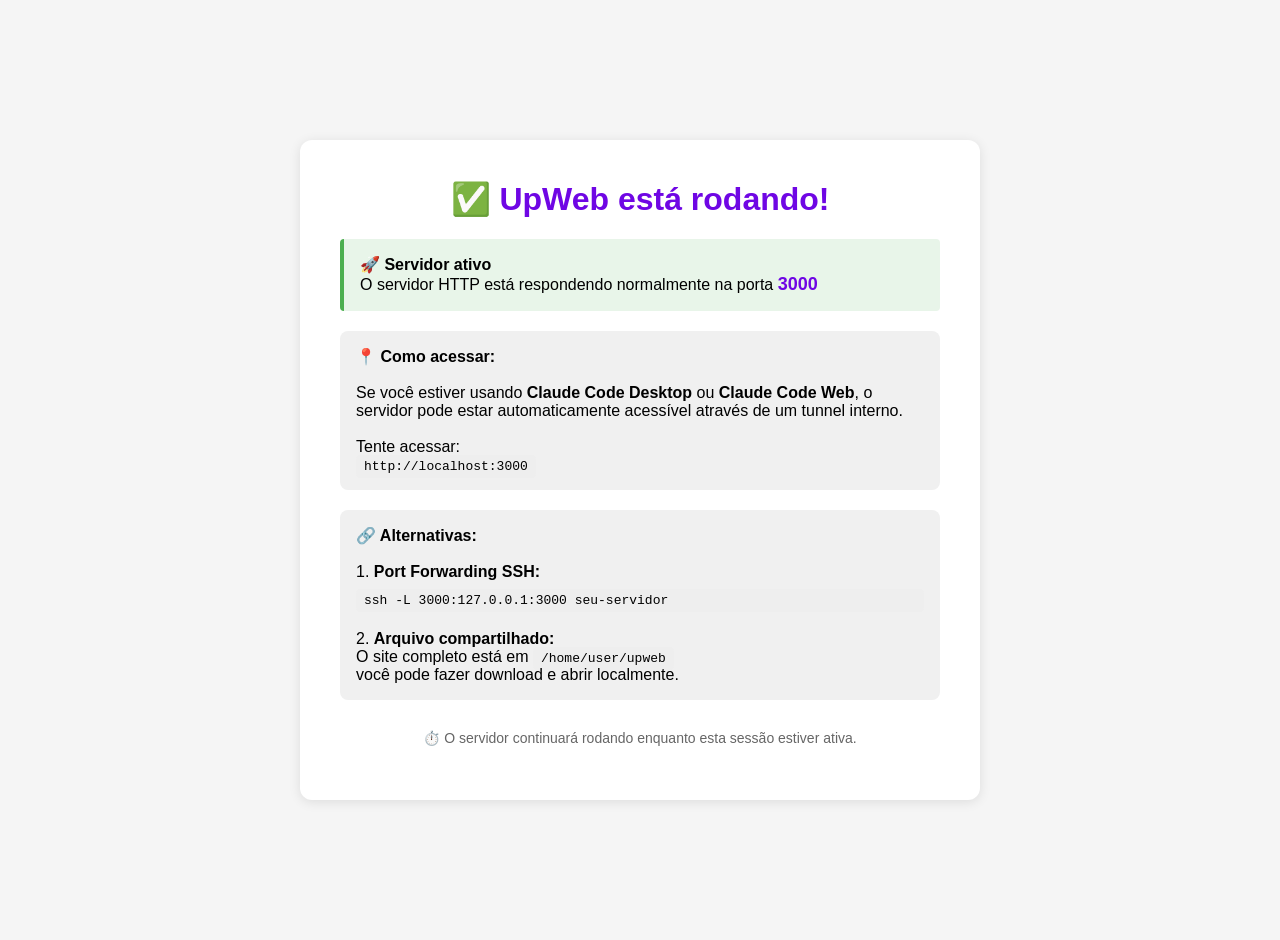
<file: status.html>
<!DOCTYPE html>
<html lang="pt-BR">
<head>
    <meta charset="UTF-8">
    <meta name="viewport" content="width=device-width, initial-scale=1.0">
    <title>UpWeb - Status</title>
    <style>
        body {
            font-family: -apple-system, BlinkMacSystemFont, 'Segoe UI', Arial, sans-serif;
            background: #f5f5f5;
            display: flex;
            justify-content: center;
            align-items: center;
            min-height: 100vh;
            margin: 0;
            padding: 20px;
        }
        .container {
            background: white;
            border-radius: 12px;
            box-shadow: 0 2px 12px rgba(0,0,0,0.1);
            padding: 40px;
            max-width: 600px;
            text-align: center;
        }
        h1 {
            color: #6F06E4;
            margin-top: 0;
        }
        .status {
            background: #e8f5e9;
            border-left: 4px solid #4caf50;
            padding: 16px;
            margin: 20px 0;
            border-radius: 4px;
            text-align: left;
        }
        .info-box {
            background: #f0f0f0;
            padding: 16px;
            border-radius: 8px;
            margin: 20px 0;
            text-align: left;
        }
        .port {
            font-weight: bold;
            color: #6F06E4;
            font-size: 18px;
        }
        a {
            color: #6F06E4;
            text-decoration: none;
            font-weight: bold;
        }
        a:hover {
            text-decoration: underline;
        }
    </style>
</head>
<body>
    <div class="container">
        <h1>✅ UpWeb está rodando!</h1>
        
        <div class="status">
            <strong>🚀 Servidor ativo</strong><br>
            O servidor HTTP está respondendo normalmente na porta <span class="port">3000</span>
        </div>
        
        <div class="info-box">
            <strong>📍 Como acessar:</strong><br><br>
            Se você estiver usando <strong>Claude Code Desktop</strong> ou <strong>Claude Code Web</strong>, 
            o servidor pode estar automaticamente acessível através de um tunnel interno.<br><br>
            
            Tente acessar:<br>
            <code style="background: #eee; padding: 4px 8px; border-radius: 4px;">http://localhost:3000</code>
        </div>
        
        <div class="info-box">
            <strong>🔗 Alternativas:</strong><br><br>
            1. <strong>Port Forwarding SSH:</strong><br>
            <code style="background: #eee; padding: 4px 8px; border-radius: 4px; display: block; margin-top: 8px;">
                ssh -L 3000:127.0.0.1:3000 seu-servidor
            </code><br>
            
            2. <strong>Arquivo compartilhado:</strong><br>
            O site completo está em <code style="background: #eee; padding: 4px 8px; border-radius: 4px;">/home/user/upweb</code><br>
            você pode fazer download e abrir localmente.
        </div>
        
        <p style="color: #666; margin-top: 30px; font-size: 14px;">
            ⏱️ O servidor continuará rodando enquanto esta sessão estiver ativa.
        </p>
    </div>
</body>
</html>
</file>
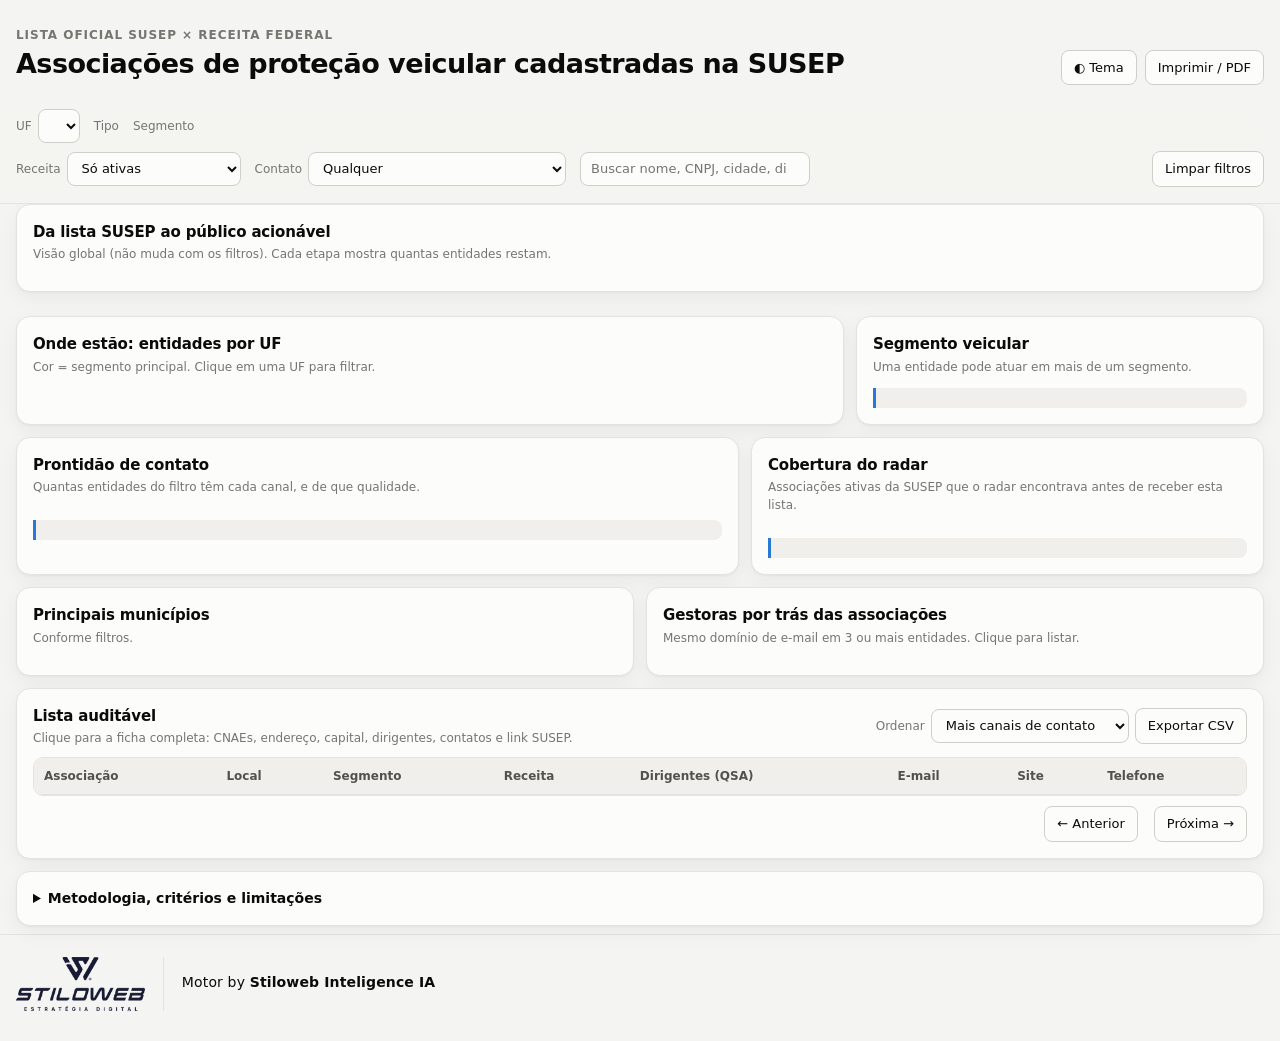
<file: .claude/skills/radar-protecao-veicular/assets/dashboard_susep.html>
<!doctype html>
<html lang="pt-BR">
<head>
<meta charset="utf-8">
<meta name="viewport" content="width=device-width, initial-scale=1">
<title>Painel SUSEP Proteção Veicular</title>
<style>
:root{
  color-scheme:light;
  --bg:#f4f4f2;--surface:#fcfcfb;--surface-2:#f0efec;--line:#e4e3df;--line-strong:#cfcec8;
  --text:#0b0b0b;--text-2:#52514e;--text-3:#767570;
  --carro:#2a78d6;--caminhao:#eb6834;--moto:#1baf7a;--geral:#eda100;--ni:#a9a8a2;
  --o1:#184f95;--o2:#256abf;--o3:#3987e5;--o4:#6da7ec;--o5:#86b6ef;
  --good:#0ca30c;--warn:#fab219;--crit:#d03b3b;--accent:#2a78d6;--focus:#2a78d6;
  --shadow:0 1px 2px rgba(0,0,0,.04),0 6px 20px rgba(0,0,0,.05);
}
@media (prefers-color-scheme:dark){:root:not([data-theme="light"]){
  color-scheme:dark;--bg:#121211;--surface:#1a1a19;--surface-2:#232321;--line:#2e2e2b;--line-strong:#42423e;
  --text:#f0efec;--text-2:#c3c2b7;--text-3:#94938b;
  --carro:#3987e5;--caminhao:#d95926;--moto:#199e70;--geral:#c98500;--ni:#6b6a64;
  --o1:#9ec5f4;--o2:#6da7ec;--o3:#3987e5;--o4:#256abf;--o5:#184f95;--accent:#3987e5;--focus:#86b6ef;--shadow:none}}
:root[data-theme="dark"]{
  color-scheme:dark;--bg:#121211;--surface:#1a1a19;--surface-2:#232321;--line:#2e2e2b;--line-strong:#42423e;
  --text:#f0efec;--text-2:#c3c2b7;--text-3:#94938b;
  --carro:#3987e5;--caminhao:#d95926;--moto:#199e70;--geral:#c98500;--ni:#6b6a64;
  --o1:#9ec5f4;--o2:#6da7ec;--o3:#3987e5;--o4:#256abf;--o5:#184f95;--accent:#3987e5;--focus:#86b6ef;--shadow:none}
*{box-sizing:border-box}html,body{margin:0}
body{background:var(--bg);color:var(--text);font:14px/1.5 ui-sans-serif,system-ui,-apple-system,"Segoe UI",Roboto,Arial,sans-serif;-webkit-font-smoothing:antialiased}
a{color:var(--accent)}
.wrap{max-width:1320px;margin:0 auto;padding:0 16px}
header.top{padding:26px 16px 14px;display:flex;gap:16px;align-items:flex-end;justify-content:space-between;flex-wrap:wrap}
.eyebrow{font-size:12px;letter-spacing:.08em;text-transform:uppercase;color:var(--text-3);font-weight:650}
h1{font-size:27px;line-height:1.15;margin:4px 0 6px;letter-spacing:-.02em}
.sub{color:var(--text-2);margin:0;max-width:820px}
.btn{appearance:none;border:1px solid var(--line-strong);background:var(--surface);color:var(--text);border-radius:8px;padding:7px 12px;font:inherit;font-size:13px;cursor:pointer;min-height:34px}
.btn:hover{background:var(--surface-2)}
:is(.btn,select,input,.chip,tr,.rcard,summary):focus-visible{outline:2px solid var(--focus);outline-offset:2px}
.filters{position:sticky;top:0;z-index:20;background:color-mix(in srgb,var(--bg) 93%,transparent);backdrop-filter:blur(8px);border-bottom:1px solid var(--line);padding:10px 0}
.frow{display:flex;gap:8px 14px;flex-wrap:wrap;align-items:center}
.fg{display:flex;gap:6px;align-items:center;flex-wrap:wrap}
.fl{font-size:12px;color:var(--text-3)}
select,input[type=search]{font:inherit;font-size:13px;background:var(--surface);color:var(--text);border:1px solid var(--line-strong);border-radius:8px;padding:6px 10px;min-height:34px}
input[type=search]{min-width:230px}
.chip{border:1px solid var(--line-strong);background:var(--surface);color:var(--text-2);border-radius:999px;padding:4px 11px;font-size:12.5px;cursor:pointer;display:inline-flex;gap:6px;align-items:center;min-height:32px}
.chip[aria-pressed="true"]{background:var(--text);color:var(--surface);border-color:var(--text)}
.chip[disabled]{opacity:.4;cursor:not-allowed}
.dot{width:9px;height:9px;border-radius:3px;display:inline-block;flex:none}
.applied{font-size:12.5px;color:var(--text-2);margin-top:6px}
.applied b{color:var(--text)}
main{padding:16px 0 40px}
.card{background:var(--surface);border:1px solid var(--line);border-radius:14px;box-shadow:var(--shadow)}
.panel{padding:16px;min-width:0}
.panel h2{font-size:15px;margin:0;letter-spacing:-.01em}
.hint{font-size:12px;color:var(--text-3);margin:2px 0 0}
.ph{display:flex;justify-content:space-between;gap:10px;align-items:flex-start;flex-wrap:wrap;margin-bottom:12px}
.grid{display:grid;grid-template-columns:repeat(12,minmax(0,1fr));gap:12px}
.c12{grid-column:span 12}.c8{grid-column:span 8}.c7{grid-column:span 7}.c6{grid-column:span 6}.c5{grid-column:span 5}.c4{grid-column:span 4}
/* funil */
.flow{display:grid;grid-template-columns:repeat(6,minmax(0,1fr));gap:10px}
.step{padding:12px 12px 10px;border-radius:12px;background:var(--surface-2);position:relative}
.step .n{font-size:24px;font-weight:680;letter-spacing:-.02em;font-variant-numeric:tabular-nums;line-height:1.1}
.step .l{font-size:12.5px;color:var(--text-2);margin-top:2px}
.step .d{font-size:11.5px;color:var(--text-3);margin-top:4px}
.step .bar{height:6px;border-radius:3px;margin-top:10px;background:var(--line)}
.step .bar i{display:block;height:100%;border-radius:3px}
.step.hero{background:color-mix(in srgb,var(--accent) 12%,var(--surface))}
.kpis{display:grid;grid-template-columns:repeat(4,minmax(0,1fr));gap:12px;margin:12px 0}
.kpi{padding:14px 16px}
.kpi .k{font-size:12.5px;color:var(--text-2);display:flex;gap:6px;align-items:center}
.kpi .v{font-size:27px;font-weight:660;letter-spacing:-.02em;line-height:1.15;margin-top:4px;font-variant-numeric:tabular-nums}
.kpi .d{font-size:12px;color:var(--text-3);margin-top:2px}
.kpi.alert{border-color:color-mix(in srgb,var(--crit) 40%,var(--line))}
.legend{display:flex;gap:12px;flex-wrap:wrap;font-size:12px;color:var(--text-2)}
.legend span{display:inline-flex;gap:6px;align-items:center}
svg{display:block;max-width:100%;overflow:visible}
svg text{fill:var(--text-2);font-size:11.5px}
svg .lbl{fill:var(--text);font-size:12px}
svg .val{fill:var(--text-2);font-variant-numeric:tabular-nums}
svg .grid line{stroke:var(--line)}
.hit{fill:transparent}
.rowg:hover .hl{fill:var(--surface-2)}
.tooltip{position:fixed;pointer-events:none;z-index:60;background:var(--surface);color:var(--text);border:1px solid var(--line-strong);border-radius:10px;padding:8px 10px;font-size:12.5px;box-shadow:0 6px 24px rgba(0,0,0,.16);opacity:0;max-width:300px}
.tooltip .tr{display:flex;gap:10px;justify-content:space-between}
.tooltip .tr span:last-child{font-variant-numeric:tabular-nums}
.ready{display:grid;gap:14px}
.ready .rl{display:flex;justify-content:space-between;font-size:12.5px;margin-bottom:5px}
.ready .rl b{font-variant-numeric:tabular-nums}
.seg{display:flex;height:16px;border-radius:5px;overflow:hidden;gap:2px;background:var(--surface)}
.seg div{height:100%;min-width:2px}
.seglg{display:flex;gap:10px;flex-wrap:wrap;font-size:11.5px;color:var(--text-2);margin-top:5px}
.seglg span{display:inline-flex;gap:5px;align-items:center}
.insight{border-left:3px solid var(--accent);background:var(--surface-2);padding:10px 12px;border-radius:0 8px 8px 0;font-size:13px;color:var(--text-2);margin-top:12px}
.insight b{color:var(--text)}
.cov{display:grid;grid-template-columns:repeat(3,minmax(0,1fr));gap:10px}
.cov .x{background:var(--surface-2);border-radius:10px;padding:10px}
.cov .x .n{font-size:22px;font-weight:660;font-variant-numeric:tabular-nums}
.cov .x .l{font-size:12px;color:var(--text-2)}
.tbar{display:flex;gap:10px;align-items:center;justify-content:space-between;flex-wrap:wrap;margin-bottom:10px}
.tablewrap{overflow-x:auto;border:1px solid var(--line);border-radius:10px}
table{border-collapse:collapse;width:100%;min-width:1180px;font-size:13px}
th,td{padding:9px 10px;border-bottom:1px solid var(--line);text-align:left;vertical-align:top}
td:first-child{min-width:280px}
th{position:sticky;top:0;background:var(--surface-2);font-size:12px;color:var(--text-2);font-weight:620;white-space:nowrap}
tbody tr{cursor:pointer}tbody tr:hover{background:var(--surface-2)}
.en{font-weight:620;line-height:1.3}.ef{color:var(--text-3);font-size:12px}
.tag{display:inline-flex;gap:5px;align-items:center;font-size:11.5px;border:1px solid var(--line-strong);border-radius:999px;padding:1px 8px;color:var(--text-2);margin:0 4px 4px 0;white-space:nowrap}
.st-ok::before{content:"●";color:var(--good)}.st-bad::before{content:"▲";color:var(--crit)}
.clamp{display:-webkit-box;-webkit-line-clamp:2;-webkit-box-orient:vertical;overflow:hidden;max-width:230px}
.muted{color:var(--text-3)}
.pager{display:flex;gap:8px;align-items:center;justify-content:flex-end;margin-top:10px;font-size:12.5px;color:var(--text-2);flex-wrap:wrap}
.cards{display:none;gap:10px}
.rcard{border:1px solid var(--line);border-radius:12px;padding:12px;background:var(--surface);text-align:left;font:inherit;color:inherit;width:100%;cursor:pointer}
.rcard .meta{font-size:12px;color:var(--text-3);margin:2px 0 8px}
.empty{padding:28px;text-align:center;color:var(--text-3)}
dialog{border:none;border-radius:16px;padding:0;max-width:760px;width:calc(100% - 24px);background:var(--surface);color:var(--text);box-shadow:0 20px 60px rgba(0,0,0,.3)}
dialog::backdrop{background:rgba(0,0,0,.45)}
.dh{padding:18px 20px 12px;border-bottom:1px solid var(--line);display:flex;justify-content:space-between;gap:12px}
.dh h3{margin:0;font-size:17px;line-height:1.3}
.db{padding:14px 20px 20px;max-height:72vh;overflow:auto}
.kv{display:grid;grid-template-columns:190px 1fr;gap:7px 14px;font-size:13px}
.kv dt{color:var(--text-3)}.kv dd{margin:0;word-break:break-word}
details.notes{font-size:13px;color:var(--text-2)}
details.notes summary{cursor:pointer;font-weight:620;color:var(--text);font-size:14px}
details.notes ul{margin:8px 0 0;padding-left:18px}
.foot{font-size:12px;color:var(--text-3);padding:14px 16px 32px}
.sr{position:absolute;width:1px;height:1px;overflow:hidden;clip:rect(0 0 0 0)}
.mbar{display:none}.mdone{display:none}
.btn.primary{background:var(--text);color:var(--surface);border-color:var(--text)}
.btn.more{width:100%;margin-top:10px;min-height:44px}
.badge{display:inline-grid;place-items:center;min-width:20px;height:20px;padding:0 6px;border-radius:999px;background:var(--accent);color:#fff;font-size:11.5px;font-weight:700}
.badge:empty{display:none}
.acts{display:flex;gap:8px;flex-wrap:wrap;margin-top:10px}
.acts a{display:inline-flex;align-items:center;justify-content:center;gap:6px;min-height:44px;min-width:44px;padding:0 14px;border-radius:10px;border:1px solid var(--line-strong);background:var(--surface-2);color:var(--text);text-decoration:none;font-size:13px;font-weight:600;flex:1 1 auto}
.acts a.wa{border-color:color-mix(in srgb,var(--good) 55%,var(--line))}
.totop{position:fixed;right:16px;bottom:16px;z-index:40;width:48px;height:48px;border-radius:50%;font-size:18px;box-shadow:0 6px 20px rgba(0,0,0,.18)}
@media (max-width:1080px){.flow{grid-template-columns:repeat(3,minmax(0,1fr))}.c8,.c7,.c6,.c5,.c4{grid-column:span 12}.kpis{grid-template-columns:repeat(2,minmax(0,1fr))}}
@media (max-width:720px){
  body{font-size:15px}
  header.top{padding:18px 16px 10px}h1{font-size:22px}.sub{font-size:13px}
  .filters{position:sticky;padding:8px 0}
  .mbar{display:flex;gap:10px;align-items:center}
  .mfbtn{min-height:44px;padding:0 14px;font-weight:600}
  .mcount{font-size:13px;color:var(--text-2);margin-left:auto;text-align:right}
  .fpanel{display:none;padding:12px 0 4px;max-height:70vh;overflow:auto}
  .fpanel.open{display:block}
  .fpanel .frow{flex-direction:column;align-items:stretch;gap:12px}
  .fpanel .fg{flex-direction:column;align-items:stretch;gap:6px}
  .fpanel .fg[role=group]{flex-direction:row;flex-wrap:wrap;align-items:center}
  .fpanel .fg[role=group] .fl{width:100%}
  .fpanel select,.fpanel input[type=search]{width:100%;min-height:44px;font-size:16px}
  .chip{min-height:40px;padding:6px 14px;font-size:13.5px}
  .mdone{display:block;width:100%;min-height:48px;margin-top:14px;font-weight:650}
  #fReset{min-height:44px}
  .applied{display:none}
  .flow{grid-template-columns:1fr;gap:6px}
  .step{display:grid;grid-template-columns:96px 1fr;column-gap:12px;align-items:center;padding:10px 12px}
  .step .n{font-size:21px;grid-row:span 2}.step .l{margin:0;font-weight:600;color:var(--text)}.step .d{margin:0}
  .step .bar{grid-column:1 / -1;margin-top:8px}
  .kpis{gap:8px}.kpi{padding:12px}.kpi .v{font-size:22px}.kpi .d{font-size:11.5px}
  .panel{padding:14px}
  .tablewrap,.pager{display:none}.cards{display:grid}
  .kv{grid-template-columns:1fr;gap:2px}.kv dt{margin-top:10px;font-size:12px}
  .cov{grid-template-columns:1fr}
  dialog{width:100%;max-width:100%;height:100dvh;max-height:100dvh;margin:0;border-radius:0}
  .db{max-height:calc(100dvh - 70px)}
  .dh{position:sticky;top:0;background:var(--surface)}
  #dX{min-width:44px;min-height:44px}
}
@media (prefers-reduced-motion:reduce){*{transition:none!important}}
@media print{.filters,.btn{display:none}.card{break-inside:avoid}}

.brandfoot{border-top:1px solid var(--line);margin-top:8px;padding:22px 0 30px}
.brandfoot .wrap{display:flex;gap:18px;align-items:center;flex-wrap:wrap}
.brandfoot img{height:54px;width:auto;display:block}
.brandfoot .lg-dark{display:none}
@media (prefers-color-scheme:dark){:root:not([data-theme="light"]) .brandfoot .lg-light{display:none}:root:not([data-theme="light"]) .brandfoot .lg-dark{display:block}}
:root[data-theme="dark"] .brandfoot .lg-light{display:none}:root[data-theme="dark"] .brandfoot .lg-dark{display:block}
.brandfoot .motor{font-size:14px;color:var(--text);letter-spacing:.01em}
.brandfoot .motor b{font-weight:680}
.brandfoot .fmeta{font-size:12px;color:var(--text-3);margin-top:2px;max-width:900px}
.brandfoot .sep{width:1px;align-self:stretch;background:var(--line)}
@media (max-width:560px){.brandfoot .sep{display:none}.brandfoot img{height:46px}}
</style>
</head>
<body>
<header class="top wrap">
  <div>
    <div class="eyebrow">Lista oficial SUSEP × Receita Federal</div>
    <h1>Associações de proteção veicular cadastradas na SUSEP</h1>
    <p class="sub" id="sub"></p>
  </div>
  <div style="display:flex;gap:8px"><button class="btn" id="themeBtn" type="button">◐ Tema</button><button class="btn" type="button" onclick="print()">Imprimir / PDF</button></div>
</header>

<div class="filters" role="region" aria-label="Filtros">
  <div class="wrap">
    <div class="mbar">
      <button class="btn mfbtn" id="fOpen" type="button" aria-expanded="false" aria-controls="fPanel">☰ Filtros <span class="badge" id="fN"></span></button>
      <span class="mcount" id="mCount" aria-live="polite"></span>
    </div>
    <div class="fpanel" id="fPanel">
    <div class="frow">
      <div class="fg"><label class="fl" for="fUF">UF</label><select id="fUF"></select></div>
      <div class="fg" id="fTipo" role="group" aria-label="Tipo de entidade"><span class="fl">Tipo</span></div>
      <div class="fg" id="fSeg" role="group" aria-label="Segmento veicular"><span class="fl">Segmento</span></div>
    </div>
    <div class="frow" style="margin-top:8px">
      <div class="fg"><label class="fl" for="fSit">Receita</label><select id="fSit"><option value="ATIVA">Só ativas</option><option value="INATIVA">Só inaptas/baixadas</option><option value="">Todas</option></select></div>
      <div class="fg"><label class="fl" for="fCont">Contato</label><select id="fCont">
        <option value="">Qualquer</option><option value="email">Com e-mail de domínio próprio</option><option value="site">Com site (validado ou candidato)</option>
        <option value="siteval">Com site validado</option><option value="dirig">Com dirigentes publicados</option><option value="tel">Com telefone</option><option value="nada">Sem nenhum canal</option></select></div>
      <div class="fg" style="flex:1"><input type="search" id="fQ" placeholder="Buscar nome, CNPJ, cidade, dirigente, e-mail…" aria-label="Buscar"></div>
      <button class="btn" id="fReset" type="button">Limpar filtros</button>
    </div>
    <button class="btn primary mdone" id="fDone" type="button">Ver resultados</button>
    </div>
    <div class="applied" id="applied" aria-live="polite"></div>
  </div>
</div>

<main class="wrap">
  <section class="card panel" aria-labelledby="hFunil">
    <div class="ph"><div><h2 id="hFunil">Da lista SUSEP ao público acionável</h2><p class="hint">Visão global (não muda com os filtros). Cada etapa mostra quantas entidades restam.</p></div></div>
    <div class="flow" id="flow"></div>
  </section>

  <section class="kpis" id="kpis" aria-label="Indicadores do filtro"></section>

  <section class="grid">
    <div class="card panel c8">
      <div class="ph"><div><h2>Onde estão: entidades por UF</h2><p class="hint">Cor = segmento principal. Clique em uma UF para filtrar.</p></div><div class="legend" id="legSeg"></div></div>
      <div id="chUF"></div><button class="btn more" id="ufAll" type="button" hidden>Ver todas as UFs</button>
    </div>
    <div class="card panel c4">
      <div class="ph"><div><h2>Segmento veicular</h2><p class="hint">Uma entidade pode atuar em mais de um segmento.</p></div></div>
      <div id="chSeg"></div>
      <div class="insight" id="insSeg"></div>
    </div>

    <div class="card panel c7">
      <div class="ph"><div><h2>Prontidão de contato</h2><p class="hint">Quantas entidades do filtro têm cada canal, e de que qualidade.</p></div></div>
      <div class="ready" id="ready"></div>
      <div class="insight" id="insReady"></div>
    </div>
    <div class="card panel c5">
      <div class="ph"><div><h2>Cobertura do radar</h2><p class="hint">Associações ativas da SUSEP que o radar encontrava antes de receber esta lista.</p></div></div>
      <div class="cov" id="cov"></div>
      <div class="insight" id="insCov"></div>
    </div>

    <div class="card panel c6">
      <div class="ph"><div><h2>Principais municípios</h2><p class="hint">Conforme filtros.</p></div></div>
      <div id="chMun"></div>
    </div>
    <div class="card panel c6">
      <div class="ph"><div><h2>Gestoras por trás das associações</h2><p class="hint">Mesmo domínio de e-mail em 3 ou mais entidades. Clique para listar.</p></div></div>
      <div id="chGest"></div>
    </div>

    <div class="card panel c12" id="lista">
      <div class="tbar">
        <div><h2 style="margin:0;font-size:15px">Lista auditável</h2><p class="hint">Clique para a ficha completa: CNAEs, endereço, capital, dirigentes, contatos e link SUSEP.</p></div>
        <div class="fg"><label class="fl" for="tOrd">Ordenar</label>
          <select id="tOrd"><option value="contato">Mais canais de contato</option><option value="nome">Nome (A-Z)</option><option value="uf">UF e município</option><option value="estab">Nº de estabelecimentos</option></select>
          <button class="btn" id="csv" type="button">Exportar CSV</button></div>
      </div>
      <div class="tablewrap"><table><caption class="sr">Entidades filtradas</caption>
        <thead><tr><th>Associação</th><th>Local</th><th>Segmento</th><th>Receita</th><th>Dirigentes (QSA)</th><th>E-mail</th><th>Site</th><th>Telefone</th></tr></thead>
        <tbody id="tb"></tbody></table></div>
      <div class="cards" id="cards"></div>
      <div class="pager"><button class="btn" id="pv" type="button">← Anterior</button><span id="pi"></span><button class="btn" id="pn" type="button">Próxima →</button></div>
      <button class="btn more" id="pMore" type="button" hidden>Mostrar mais</button>
    </div>

    <div class="card panel c12">
      <details class="notes"><summary>Metodologia, critérios e limitações</summary><ul id="notes"></ul></details>
    </div>
  </section>
</main>
<footer class="brandfoot" role="contentinfo"><div class="wrap">
  <img class="lg-light" alt="Stiloweb Estratégia Digital" src="[data-uri]">
  <img class="lg-dark" alt="Stiloweb Estratégia Digital" src="[data-uri]">
  <span class="sep" aria-hidden="true"></span>
  <div><div class="motor">Motor by <b>Stiloweb Inteligence IA</b></div><div class="fmeta" id="foot"></div></div>
</div></footer>
<div class="tooltip" id="tt" role="status"></div>
<button class="btn totop" id="toTop" type="button" aria-label="Voltar ao topo" hidden>↑</button>
<dialog id="dlg" aria-labelledby="dT"><div class="dh"><h3 id="dT"></h3><button class="btn" id="dX" type="button" aria-label="Fechar">✕</button></div><div class="db" id="dB"></div></dialog>

<script>
const DATA = __DATA__;
const M = DATA.meta, C = DATA.cols;
const R = DATA.rows.map(r => Object.fromEntries(C.map((c, i) => [c, r[i]])));
const UFS = ["AC","AL","AP","AM","BA","CE","DF","ES","GO","MA","MT","MS","MG","PA","PB","PR","PE","PI","RJ","RN","RS","RO","RR","SC","SP","SE","TO"];
const TIPO = {veicular:"Proteção veicular", patrimonial:"Patrimonial (segmento não identificado)", outro_ramo:"Outro ramo (previdência, pecúlio)", supervisionado:"Mercado supervisionado (não é associação)", nao_encontrado:"Não encontrado na Receita"};
const TIPO_CURTO = {veicular:"Veicular", patrimonial:"Patrimonial s/ segmento", outro_ramo:"Outro ramo", supervisionado:"Seguradoras e afins"};
const SEG = {carro:{n:"Carro / leves",v:"--carro"}, caminhao:{n:"Caminhão / pesados",v:"--caminhao"}, moto:{n:"Moto",v:"--moto"}, geral:{n:"Veicular (tipo não especificado)",v:"--geral"}};
const PRI = ["caminhao","moto","carro","geral"];            // segmento principal quando há mais de um
const prim = r => r.tipo === "veicular" ? PRI.find(s => (r.seg || []).includes(s)) : "ni";
const SERIES = [...PRI.map(k => ({k, n: SEG[k].n, v: SEG[k].v})), {k:"ni", n:"Patrimonial s/ segmento", v:"--ni"}];
const SUSEP_URL = "https://www2.susep.gov.br/safe/certidoes/app/certidao/emitir";
const fmt = n => (n || 0).toLocaleString("pt-BR");
const pct = (a, b) => b ? (100 * a / b).toLocaleString("pt-BR", {maximumFractionDigits: 1}) + "%" : "–";
const esc = s => s == null ? "" : String(s).replace(/[&<>"]/g, c => ({"&":"&amp;","<":"&lt;",">":"&gt;",'"':"&quot;"}[c]));
const norm = s => (s || "").normalize("NFD").replace(/[̀-ͯ]/g, "").toUpperCase();
const brl = v => v == null ? "–" : v.toLocaleString("pt-BR", {style:"currency", currency:"BRL", maximumFractionDigits:0});
const host = u => { try { return new URL(u).hostname.replace(/^www\./, ""); } catch (e) { return u; } };
const ativa = r => r.sit === "ATIVA";
const temEmail = r => r.emailTipo === "dominio_proprio";
const temSite = r => !!r.site;
const siteVal = r => (r.siteSit || "").startsWith("validado");
const canais = r => (temEmail(r) ? 2 : r.email ? 1 : 0) + (siteVal(r) ? 3 : temSite(r) ? 1 : 0) + (r.nDir ? 1 : 0) + (r.tel ? 1 : 0) + (r.wa ? 2 : 0);
const telFmt = t => t ? t.split("; ").map(x => x.replace(/^\((\d+)\)\s*(\d+)(\d{4})$/, "($1) $2-$3")).join("; ") : t;
R.forEach(r => { r.tel = telFmt(r.tel); r._q = norm([r.razao, r.fantasia, r.cnpj, r.mun, r.dirig, r.email, r.site, r.nomeVideo].join(" ")); r._p = prim(r); });

// ------------- estado
const DEF = () => ({uf:"", tipos:new Set(["veicular","patrimonial"]), segs:new Set(PRI), sit:"ATIVA", cont:"", q:"", ord:"contato", page:0});
let st = DEF();
const $ = id => document.getElementById(id);
$("fUF").innerHTML = `<option value="">Brasil</option>` + UFS.map(u => `<option>${u}</option>`).join("");
$("fTipo").insertAdjacentHTML("beforeend", Object.entries(TIPO_CURTO).map(([k, n]) => `<button type="button" class="chip" data-t="${k}" title="${TIPO[k]}">${n}</button>`).join(""));
$("fSeg").insertAdjacentHTML("beforeend", PRI.map(k => `<button type="button" class="chip" data-s="${k}" title="${SEG[k].n}"><span class="dot" style="background:var(${SEG[k].v})"></span>${k === "geral" ? "Não especificado" : SEG[k].n.split(" /")[0]}</button>`).join(""));
function syncUI() {
  $("fUF").value = st.uf; $("fSit").value = st.sit; $("fCont").value = st.cont; $("fQ").value = st.q ? $("fQ").value : "";
  document.querySelectorAll("#fTipo .chip").forEach(b => b.setAttribute("aria-pressed", st.tipos.has(b.dataset.t)));
  const segOn = st.tipos.has("veicular");
  document.querySelectorAll("#fSeg .chip").forEach(b => { b.setAttribute("aria-pressed", segOn && st.segs.has(b.dataset.s)); b.disabled = !segOn; });
}
$("fTipo").onclick = e => { const b = e.target.closest(".chip"); if (!b) return; const k = b.dataset.t;
  st.tipos.has(k) && st.tipos.size > 1 ? st.tipos.delete(k) : st.tipos.add(k); st.page = 0; render(); };
$("fSeg").onclick = e => { const b = e.target.closest(".chip"); if (!b || b.disabled) return; const k = b.dataset.s;
  st.segs.has(k) && st.segs.size > 1 ? st.segs.delete(k) : st.segs.add(k); st.page = 0; render(); };
$("ufAll").onclick = () => { st.ufAll = !st.ufAll; chartUF(filt(true)); };
$("fUF").onchange = e => { st.uf = e.target.value; st.page = 0; render(); };
$("fSit").onchange = e => { st.sit = e.target.value; st.page = 0; render(); };
$("fCont").onchange = e => { st.cont = e.target.value; st.page = 0; render(); };
let qt; $("fQ").oninput = e => { clearTimeout(qt); qt = setTimeout(() => { st.q = norm(e.target.value.trim()); st.page = 0; render(); }, 150); };
$("fReset").onclick = () => { st = DEF(); $("fQ").value = ""; render(); };
const mq = matchMedia("(max-width:720px)");
const fPanel = $("fPanel");
function setPanel(open) { fPanel.classList.toggle("open", open); $("fOpen").setAttribute("aria-expanded", open); }
$("fOpen").onclick = () => setPanel(!fPanel.classList.contains("open"));
$("fDone").onclick = () => { setPanel(false); $("kpis").scrollIntoView({behavior: "smooth", block: "start"}); };
function nFiltros() { const d = DEF(); return (st.uf ? 1 : 0) + ([...st.tipos].sort().join() !== [...d.tipos].sort().join() ? 1 : 0) +
  (st.tipos.has("veicular") && st.segs.size < 4 ? 1 : 0) + (st.sit !== d.sit ? 1 : 0) + (st.cont ? 1 : 0) + (st.q ? 1 : 0); }
$("tOrd").onchange = e => { st.ord = e.target.value; st.page = 0; table(cur); };

const contOK = r => ({"":true, email:temEmail(r), site:temSite(r), siteval:siteVal(r), dirig:r.nDir > 0, tel:!!r.tel,
  nada:!temEmail(r) && !temSite(r) && !r.tel && !r.wa})[st.cont];
function filt(ignUF) {
  return R.filter(r => st.tipos.has(r.tipo) && (r.tipo !== "veicular" || (r.seg || []).some(s => st.segs.has(s))) &&
    (ignUF || !st.uf || r.uf === st.uf) && (!st.sit || (st.sit === "ATIVA" ? ativa(r) : !ativa(r))) && contOK(r) && (!st.q || r._q.includes(st.q)));
}

// ------------- tooltip e barras
const tt = $("tt");
function tip(e, h) { tt.innerHTML = h; tt.style.opacity = 1; const w = tt.offsetWidth, hh = tt.offsetHeight;
  let x = e.clientX + 14, y = e.clientY + 14; if (x + w > innerWidth - 8) x = e.clientX - w - 14; if (y + hh > innerHeight - 8) y = e.clientY - hh - 14;
  tt.style.left = x + "px"; tt.style.top = y + "px"; }
const untip = () => tt.style.opacity = 0;
const trow = (v, n, val) => `<div class="tr"><span style="display:inline-flex;gap:6px;align-items:center"><span class="dot" style="background:var(${v})"></span>${n}</span><span>${val}</span></div>`;
function rb(x, y, w, h, r) { r = Math.min(r, w, h / 2); if (!r) return `M${x},${y}h${w}v${h}h${-w}z`;
  return `M${x},${y}h${w - r}a${r},${r} 0 0 1 ${r},${r}v${h - 2 * r}a${r},${r} 0 0 1 ${-r},${r}h${-(w - r)}z`; }
function ticks(max, n) { const raw = max / n, p = Math.pow(10, Math.floor(Math.log10(raw || 1))), m = raw / p;
  const st_ = (m <= 1 ? 1 : m <= 2 ? 2 : m <= 5 ? 5 : 10) * p; const t = []; for (let v = 0; v <= max + 1e-9; v += st_) t.push(Math.round(v)); return t; }
function hbars(el, items, series, o = {}) {
  if (!items.length) { el.innerHTML = `<div class="empty">Nada para mostrar com estes filtros.</div>`; return; }
  const W = el.clientWidth || 600, lw = o.lw || 46, rw = 60, bh = o.bh || 13, gap = o.gap || 8, H = items.length * (bh + gap) + 22;
  const max = Math.max(1, ...items.map(d => d.total)), X = v => (W - lw - rw) * v / max;
  let s = `<svg width="${W}" height="${H}" role="img" aria-label="${esc(o.aria || "")}"><g class="grid">`;
  ticks(max, W < 420 ? 3 : 5).forEach(t => s += `<line x1="${lw + X(t)}" x2="${lw + X(t)}" y1="0" y2="${H - 18}"/><text x="${lw + X(t)}" y="${H - 4}" text-anchor="middle">${fmt(t)}</text>`);
  s += `</g>`;
  items.forEach((d, i) => { const y = i * (bh + gap) + 2; let x0 = lw;
    s += `<g class="rowg" data-i="${i}" ${o.click ? 'style="cursor:pointer"' : ""}><rect class="hl" x="0" y="${y - gap / 2}" width="${W}" height="${bh + gap}" fill="transparent" rx="4"/>`;
    s += `<text class="lbl" x="${lw - 8}" y="${y + bh / 2 + 4}" text-anchor="end" ${d.dim ? 'opacity=".45"' : ""}>${esc(d.label)}</text>`;
    const sg = series.map(sr => ({sr, v: d.v[sr.k] || 0})).filter(z => z.v > 0);
    sg.forEach((z, j) => { const last = j === sg.length - 1, w = Math.max(1, X(z.v) - (last ? 0 : 2));
      s += `<path d="${rb(x0, y, w, bh, last ? 4 : 0)}" fill="var(${z.sr.v})" ${d.dim ? 'opacity=".28"' : ""}/>`; x0 += X(z.v); });
    s += `<text class="val" x="${x0 + 6}" y="${y + bh / 2 + 4}">${fmt(d.total)}${d.extra ? " " + esc(d.extra) : ""}</text><rect class="hit" x="0" y="${y - gap / 2}" width="${W}" height="${bh + gap}"/></g>`; });
  el.innerHTML = s + `</svg>`;
  el.querySelectorAll(".rowg").forEach(g => { const d = items[+g.dataset.i];
    g.onmousemove = e => tip(e, `<b>${esc(d.title || d.label)}</b>` + series.filter(sr => d.v[sr.k]).map(sr => trow(sr.v, sr.n, fmt(d.v[sr.k]))).join("") + (d.note ? `<div class="muted" style="margin-top:4px">${esc(d.note)}</div>` : ""));
    g.onmouseleave = untip;
    g.onclick = e => { if (o.click) { untip(); o.click(d); } else { g.onmousemove(e); clearTimeout(g._t); g._t = setTimeout(untip, 2200); } }; });
}

// ------------- render
let cur = [];
function render() { syncUI(); cur = filt(false); applied(); kpis(cur); chartUF(filt(true)); segs(cur); ready(cur); municipios(cur); gestoras(cur); table(cur); }
function applied() {
  const p = [];
  p.push(st.uf ? `UF <b>${st.uf}</b>` : "<b>Brasil</b>");
  p.push([...st.tipos].map(t => `<b>${TIPO_CURTO[t]}</b>`).join(" + "));
  if (st.tipos.has("veicular") && st.segs.size < 4) p.push("segmentos " + [...st.segs].map(s => `<b>${SEG[s].n}</b>`).join(", "));
  p.push(st.sit === "ATIVA" ? "<b>ativas</b> na Receita" : st.sit ? "<b>inaptas/baixadas</b>" : "qualquer situação");
  if (st.cont) p.push(`contato: <b>${$("fCont").selectedOptions[0].text.toLowerCase()}</b>`);
  if (st.q) p.push(`busca "<b>${esc($("fQ").value)}</b>"`);
  $("applied").innerHTML = `Mostrando ${p.join(" · ")} → <b>${fmt(cur.length)}</b> entidades`;
  const n = nFiltros(); $("fN").textContent = n || "";
  $("mCount").innerHTML = `<b>${fmt(cur.length)}</b> entidades${st.uf ? " · " + st.uf : ""}`;
  $("fDone").textContent = `Ver ${fmt(cur.length)} resultados`;
}
function flow() {
  const val = R.length, assoc = R.filter(r => ["veicular","patrimonial","outro_ramo"].includes(r.tipo)), at = assoc.filter(ativa);
  const veic = at.filter(r => r.tipo === "veicular"), cont = veic.filter(r => temEmail(r) || temSite(r));
  const S = [
    [M.bruto || val, "Linhas na lista SUSEP", M.bruto ? `${fmt(M.zerados)} CNPJ zerado (estrangeiras), ${fmt(M.invalidos)} inválido e ${fmt(M.duplicados)} duplicados removidos` : "", "--o5"],
    [val, "CNPJs válidos e únicos", "Dígito verificador conferido", "--o4"],
    [assoc.length, "São associações", `${fmt(R.filter(r => r.tipo === "supervisionado").length)} seguradoras e afins ficam de fora`, "--o3"],
    [at.length, "Ativas na Receita", `${fmt(assoc.length - at.length)} inaptas, baixadas ou suspensas`, "--o3"],
    [veic.length, "Proteção veicular", "Carro, caminhão ou moto identificado", "--o2", true],
    [cont.length, "Com canal próprio", "E-mail de domínio próprio ou site", "--o1"]];
  $("flow").innerHTML = S.map(([n, l, d, c, hero]) => `<div class="step${hero ? " hero" : ""}"><div class="n">${fmt(n)}</div><div class="l">${l}</div><div class="d">${d}</div><div class="bar"><i style="width:${Math.max(2, 100 * n / S[0][0])}%;background:var(${c})"></i></div></div>`).join("");
}
function kpis(rs) {
  const n = rs.length, v = rs.filter(r => r.tipo === "veicular"), sc = k => v.filter(r => (r.seg || []).includes(k)).length;
  const allSit = R.filter(r => st.tipos.has(r.tipo) && (!st.uf || r.uf === st.uf) && !ativa(r) && r.tipo !== "nao_encontrado").length;
  const K = [
    ["Entidades no filtro", fmt(n), `${fmt(v.length)} de proteção veicular`],
    [`<span class="dot" style="background:var(--carro)"></span>Carro / leves`, fmt(sc("carro")), pct(sc("carro"), v.length) + " das veiculares"],
    [`<span class="dot" style="background:var(--caminhao)"></span>Caminhão / pesados`, fmt(sc("caminhao")), pct(sc("caminhao"), v.length) + " das veiculares"],
    [`<span class="dot" style="background:var(--moto)"></span>Moto`, fmt(sc("moto")), pct(sc("moto"), v.length) + " das veiculares"],
    ["Com e-mail de domínio próprio", fmt(rs.filter(temEmail).length), pct(rs.filter(temEmail).length, n) + " · o resto é Gmail/Hotmail ou contador"],
    ["Com site", fmt(rs.filter(temSite).length), `${fmt(rs.filter(siteVal).length)} validados · demais candidatos`],
    ["Com dirigentes publicados", fmt(rs.filter(r => r.nDir).length), pct(rs.filter(r => r.nDir).length, n) + " · presidente e diretores (QSA)"],
    ["Inaptas/baixadas na Receita", fmt(allSit), "Cadastradas na SUSEP, mas irregulares na Receita: conferir antes de abordar", true]];
  $("kpis").innerHTML = K.map(([k, v_, d, al]) => `<div class="card kpi${al ? " alert" : ""}"><div class="k">${k}</div><div class="v">${v_}</div><div class="d">${d}</div></div>`).join("");
}
function chartUF(rs) {
  const by = {}; UFS.forEach(u => by[u] = {});
  rs.forEach(r => { if (r.uf && by[r.uf]) by[r.uf][r._p] = (by[r.uf][r._p] || 0) + 1; });
  let items = UFS.map(u => ({label: u, v: by[u], total: Object.values(by[u]).reduce((a, b) => a + b, 0), dim: st.uf && st.uf !== u})).filter(d => d.total).sort((a, b) => b.total - a.total);
  const corta = mq.matches && !st.ufAll && items.length > 10;
  $("ufAll").hidden = !(mq.matches && items.length > 10);
  $("ufAll").textContent = st.ufAll ? "Mostrar só as 10 maiores" : `Ver todas as ${items.length} UFs`;
  if (corta) items = items.slice(0, 10);
  $("legSeg").innerHTML = SERIES.map(s => `<span><span class="dot" style="background:var(${s.v})"></span>${s.n}</span>`).join("");
  hbars($("chUF"), items, SERIES, {aria: "Entidades por UF", bh: 12, gap: 7, click: d => { st.uf = st.uf === d.label ? "" : d.label; st.page = 0; render(); }});
}
function segs(rs) {
  const v = rs.filter(r => r.tipo === "veicular");
  const items = PRI.map(k => ({label: k === "geral" ? "Não especif." : SEG[k].n.split(" /")[0], title: SEG[k].n, v: {[k]: v.filter(r => (r.seg || []).includes(k)).length}, total: v.filter(r => (r.seg || []).includes(k)).length}));
  const pat = rs.filter(r => r.tipo === "patrimonial").length;
  items.push({label: "Patrim. s/ seg.", title: "Patrimonial sem segmento identificado", v: {ni: pat}, total: pat});
  hbars($("chSeg"), items, SERIES, {aria: "Entidades por segmento", lw: 104, bh: 16, gap: 12});
  const multi = v.filter(r => (r.seg || []).filter(s => s !== "geral").length > 1).length;
  $("insSeg").innerHTML = `<b>${fmt(pat)}</b> associações estão na SUSEP mas o nome não revela o segmento (ex.: "Clube de Benefícios"). Ler o site resolve a maior parte. ${multi ? `${fmt(multi)} atuam em mais de um segmento.` : ""}`;
}
function ready(rs) {
  const n = rs.length || 1;
  const L = [
    ["E-mail", [["Domínio próprio", rs.filter(temEmail).length, "--o1"], ["Gmail/Hotmail", rs.filter(r => r.emailTipo === "gratuito").length, "--o3"], ["Do contador", rs.filter(r => r.emailTipo === "provavel_terceiro_contador").length, "--o5"], ["Sem e-mail", rs.filter(r => !r.email).length, "--ni"]]],
    ["Site", [["Validado", rs.filter(siteVal).length, "--o1"], ["Candidato", rs.filter(r => temSite(r) && !siteVal(r)).length, "--o3"], ["Sem site", rs.filter(r => !temSite(r)).length, "--ni"]]],
    ["Dirigentes", [["Publicados no QSA", rs.filter(r => r.nDir).length, "--o1"], ["Não publicados", rs.filter(r => !r.nDir).length, "--ni"]]],
    ["Telefone", [["Declarado à Receita", rs.filter(r => r.tel).length, "--o2"], ["WhatsApp confirmado", rs.filter(r => r.wa).length, "--o1"], ["Sem telefone", rs.filter(r => !r.tel).length, "--ni"]]]];
  $("ready").innerHTML = L.map(([t, parts]) => { const ok = parts[0][1];
    return `<div><div class="rl"><span>${t}</span><span><b>${fmt(ok)}</b> ${parts[0][0].toLowerCase()} · ${pct(ok, rs.length)}</span></div>
      <div class="seg" role="img" aria-label="${t}">${parts.filter(p => p[1]).map(p => `<div data-h="${esc(p[0])}" data-n="${p[1]}" data-c="${p[2]}" style="flex:${p[1]} 0 0;background:var(${p[2]})"></div>`).join("")}</div>
      <div class="seglg">${parts.map(p => `<span><span class="dot" style="background:var(${p[2]})"></span>${p[0]} ${fmt(p[1])}</span>`).join("")}</div></div>`; }).join("");
  document.querySelectorAll("#ready .seg div").forEach(d => { d.onmousemove = e => tip(e, trow(d.dataset.c, d.dataset.h, `${fmt(+d.dataset.n)} (${pct(+d.dataset.n, rs.length)})`)); d.onmouseleave = untip; });
  const cand = rs.filter(r => temSite(r) && !siteVal(r)).length;
  $("insReady").innerHTML = `<b>Próxima ação:</b> validar os ${fmt(cand)} sites candidatos (script <code>enriquecer_contatos.py</code>) libera WhatsApp, e-mails do site e sinais de operação. Use "Contato: Com e-mail de domínio próprio" para a primeira onda de abordagem.`;
}
function coverage() {
  const at = R.filter(r => ["veicular","patrimonial","outro_ramo"].includes(r.tipo) && ativa(r));
  const rc = M.recall || {};
  $("cov").innerHTML = [[rc.antes != null ? rc.antes.toLocaleString("pt-BR") + "%" : "–", "encontradas pelo radar antes da lista"], [rc.regras != null ? rc.regras.toLocaleString("pt-BR") + "%" : "–", "com as regras ajustadas por esta lista"], [fmt(at.length), "associações ativas na SUSEP (gabarito)"]]
    .map(([n, l]) => `<div class="x"><div class="n">${n}</div><div class="l">${l}</div></div>`).join("");
  $("insCov").innerHTML = `As que faltavam tinham nome neutro ("Jota Garante", "Meta Associados") ou foram descartadas por regra rígida ("Rio de Janeiro" lido como rio). As regras foram corrigidas e todas as associações desta lista entraram na base como <b>cadastradas na SUSEP</b>.`;
}
function municipios(rs) {
  const m = {}; rs.forEach(r => { const k = (r.mun || "?") + " · " + (r.uf || "?"); (m[k] ||= {}); m[k][r._p] = (m[k][r._p] || 0) + 1; });
  const items = Object.entries(m).map(([k, v]) => ({label: k.length > 24 ? k.slice(0, 23) + "…" : k, title: k, v, total: Object.values(v).reduce((a, b) => a + b, 0)})).sort((a, b) => b.total - a.total).slice(0, 12);
  hbars($("chMun"), items, SERIES, {aria: "Principais municípios", lw: Math.min(170, ($("chMun").clientWidth || 500) * .42)});
}
function gestoras(rs) {
  const m = {}; rs.forEach(r => { if (!r.email || r.emailTipo === "gratuito") return; const d = r.email.split("@")[1].toLowerCase(); (m[d] ||= {n: 0, u: new Set()}); m[d].n++; m[d].u.add(r.uf); });
  const top = Object.entries(m).filter(([, v]) => v.n >= 3).sort((a, b) => b[1].n - a[1].n).slice(0, 10);
  const items = top.map(([d, v]) => ({label: d.length > 26 ? d.slice(0, 25) + "…" : d, title: d, v: {g: v.n}, total: v.n, extra: `· ${v.u.size} UF${v.u.size > 1 ? "s" : ""}`, note: "UFs: " + [...v.u].sort().join(", ")}));
  hbars($("chGest"), items, [{k: "g", n: "Entidades com este domínio", v: "--o2"}], {aria: "Domínios compartilhados", lw: Math.min(190, ($("chGest").clientWidth || 500) * .45),
    click: d => { $("fQ").value = d.title; st.q = norm(d.title); st.page = 0; render(); $("lista").scrollIntoView({behavior: "smooth"}); }});
}

// ------------- lista
const PS = 25;
function ordenar(rs) { const o = st.ord; return [...rs].sort((a, b) => o === "nome" ? (a.razao || "").localeCompare(b.razao || "", "pt") :
  o === "uf" ? (a.uf || "").localeCompare(b.uf || "") || (a.mun || "").localeCompare(b.mun || "", "pt") :
  o === "estab" ? (b.estab || 0) - (a.estab || 0) : canais(b) - canais(a) || (a.razao || "").localeCompare(b.razao || "", "pt")); }
const segTags = r => r.tipo === "veicular" ? (r.seg || []).map(s => `<span class="tag"><span class="dot" style="background:var(${SEG[s].v})"></span>${SEG[s].n.split(" /")[0].replace("Veicular (tipo não especificado)", "Não especif.")}</span>`).join("") : `<span class="tag">${TIPO_CURTO[r.tipo] || TIPO[r.tipo]}</span>`;
const sitTag = r => `<span class="tag ${ativa(r) ? "st-ok" : "st-bad"}">${esc(r.sit || "?")}</span>`;
const siteHtml = r => r.site ? `<a href="${esc(r.site)}" target="_blank" rel="noopener" onclick="event.stopPropagation()">${esc(host(r.site))}</a><div class="ef">${siteVal(r) ? "✓ Validado" : "Candidato (não verificado)"}</div>` : `<span class="muted">–</span>`;
const mailHtml = r => r.email ? `${esc(r.email.toLowerCase())}<div class="ef">${({dominio_proprio:"Domínio próprio", gratuito:"Gratuito", provavel_terceiro_contador:"Provável contador"})[r.emailTipo] || ""}</div>` : `<span class="muted">–</span>`;
function table(rs) {
  const s = ordenar(rs), pages = Math.max(1, Math.ceil(s.length / PS)); st.page = Math.min(st.page, pages - 1);
  const sl = s.slice(st.page * PS, st.page * PS + PS);
  $("tb").innerHTML = sl.map(r => `<tr tabindex="0" data-c="${r.cnpj}"><td><div class="en">${esc(r.razao)}</div><div class="ef">${r.cnpj}${r.fantasia && r.fantasia !== r.razao ? " · " + esc(r.fantasia) : ""}</div></td>
    <td>${esc(r.mun || "")} · ${r.uf || ""}${r.estab > 1 ? `<div class="ef">${r.estab} estabelecimentos</div>` : ""}</td><td>${segTags(r)}</td><td>${sitTag(r)}</td>
    <td><div class="clamp">${r.nDir ? esc(r.dirig.split("; ")[0]) + (r.nDir > 1 ? ` <span class="muted">+${r.nDir - 1}</span>` : "") : `<span class="muted">Não publicado</span>`}</div></td>
    <td style="min-width:210px;max-width:260px;overflow-wrap:anywhere">${mailHtml(r)}</td><td style="min-width:170px">${siteHtml(r)}</td>
    <td style="white-space:nowrap">${esc(r.tel || "–")}${r.wa ? `<div class="ef">WA ${esc(r.wa)}</div>` : ""}</td></tr>`).join("") || `<tr><td colspan="8" class="empty">Nenhuma entidade com estes filtros. <button class="btn" type="button" onclick="document.getElementById('fReset').click()">Limpar filtros</button></td></tr>`;
  const slm = mq.matches ? s.slice(0, (st.page + 1) * PS) : sl;
  $("pMore").hidden = !(mq.matches && slm.length < s.length);
  $("pMore").textContent = `Mostrar mais (${fmt(Math.min(PS, s.length - slm.length))} de ${fmt(s.length - slm.length)} restantes)`;
  $("cards").innerHTML = slm.map(r => `<div class="rcard" role="button" tabindex="0" data-c="${r.cnpj}"><div class="en">${esc(r.razao)}</div><div class="meta">${r.cnpj} · ${esc(r.mun || "")}/${r.uf || ""}</div>${segTags(r)}${sitTag(r)}
    <div class="ef" style="margin-top:6px">${r.nDir ? "Dirigente: " + esc(r.dirig.split("; ")[0]) : "Dirigentes não publicados"}</div><div class="ef">${r.email ? esc(r.email.toLowerCase()) : "Sem e-mail"} · ${r.site ? esc(host(r.site)) : "sem site"}</div>${acoes(r)}</div>`).join("") || `<div class="empty">Nenhuma entidade com estes filtros.</div>`;
  $("pi").textContent = `Página ${st.page + 1} de ${pages} · ${fmt(s.length)} entidades`;
  $("pv").disabled = st.page === 0; $("pn").disabled = st.page >= pages - 1;
  document.querySelectorAll("#tb tr[data-c], #cards .rcard").forEach(el => { const o = () => ficha(R.find(r => r.cnpj === el.dataset.c)); el.onclick = o; el.onkeydown = e => { if (e.key === "Enter") o(); }; });
}
$("pMore").onclick = () => { st.page++; table(cur); };
function acoes(r) {
  const t = (r.tel || "").split("; ")[0].replace(/\D/g, ""), w = (r.wa || "").split(",")[0].replace(/\D/g, "");
  const a = [];
  if (w) a.push(`<a class="wa" href="https://wa.me/${w}" target="_blank" rel="noopener" onclick="event.stopPropagation()">WhatsApp</a>`);
  if (t.length >= 10) a.push(`<a href="tel:+55${t}" onclick="event.stopPropagation()">Ligar</a>`);
  if (r.email) a.push(`<a href="mailto:${esc(r.email.toLowerCase())}" onclick="event.stopPropagation()">E-mail</a>`);
  if (r.site) a.push(`<a href="${esc(r.site)}" target="_blank" rel="noopener" onclick="event.stopPropagation()">Site</a>`);
  return a.length ? `<div class="acts">${a.join("")}</div>` : "";
}
$("pv").onclick = () => { st.page--; table(cur); $("lista").scrollIntoView(); };
$("pn").onclick = () => { st.page++; table(cur); $("lista").scrollIntoView(); };

// ------------- ficha
const dlg = $("dlg"); $("dX").onclick = () => dlg.close(); dlg.onclick = e => { if (e.target === dlg) dlg.close(); };
function ficha(r) {
  if (!r) return;
  $("dT").textContent = r.razao;
  const L = [["CNPJ", `${r.cnpj} <button class="btn" type="button" style="padding:2px 8px;font-size:12px;min-height:0" onclick="navigator.clipboard&&navigator.clipboard.writeText('${r.cnpj}');this.textContent='Copiado'">Copiar</button>`, 1],
    ["Nome fantasia", r.fantasia], ["Tipo", TIPO[r.tipo]], ["Segmento veicular", r.tipo === "veicular" ? (r.seg || []).map(s => SEG[s].n).join(", ") : "Não identificado pelo nome"],
    ["Situação na Receita", r.sit], ["Natureza jurídica", r.nat], ["CNAE principal", r.cnae], ["CNAEs secundários", r.cnaeSec],
    ["Endereço", r.end], ["Município / UF", `${r.mun || ""} / ${r.uf || ""}`], ["CEP", r.cep], ["Estabelecimentos ativos", r.estab ? `${r.estab}${r.ufs ? " · UFs: " + r.ufs : ""}` : null],
    ["Início de atividade", r.abertura && r.abertura.length === 8 ? `${r.abertura.slice(6)}/${r.abertura.slice(4, 6)}/${r.abertura.slice(0, 4)}` : r.abertura],
    ["Capital social", r.cap > 0 ? brl(r.cap) : r.cap === 0 ? "Zero (padrão em associação civil; não indica porte)" : "Não informado"],
    ["Dirigentes (QSA)", r.dirig || "Não publicados na base aberta"], ["E-mail (Receita)", r.email ? `${r.email.toLowerCase()} (${(r.emailTipo || "").replace(/_/g, " ")})` : null],
    ["Telefone (Receita)", r.tel], ["WhatsApp confirmado", r.wa],
    ["Site", r.site ? `<a href="${esc(r.site)}" target="_blank" rel="noopener">${esc(r.site)}</a> · ${siteVal(r) ? "validado" : "candidato, não verificado"}` : "Sem site identificado", 1],
    ["Software de gestão (indício)", r.soft], ["SUSEP", `Consta na lista SUSEP. <a href="${SUSEP_URL}" target="_blank" rel="noopener">Emitir certidão</a> para confirmar a situação ("Em regularização" = cadastrada, ainda não regular).`, 1],
    ["Fonte", `${M.fonte}; Receita Federal CNPJ dados abertos, competência ${M.competencia}`]];
  $("dB").innerHTML = acoes(r) + `<dl class="kv">${L.filter(([, v]) => v).map(([k, v, raw]) => `<dt>${k}</dt><dd>${raw ? v : esc(v)}</dd>`).join("")}</dl>`;
  dlg.showModal();
}

// ------------- CSV
$("csv").onclick = () => {
  const cols = [["cnpj","CNPJ"],["razao","Razão social"],["fantasia","Nome fantasia"],["tipo","Tipo"],["seg","Segmento"],["sit","Situação Receita"],["uf","UF"],["mun","Município"],["end","Endereço"],["cep","CEP"],["cnae","CNAE principal"],["cnaeSec","CNAEs secundários"],["cap","Capital social"],["dirig","Dirigentes QSA"],["email","E-mail"],["emailTipo","Tipo e-mail"],["site","Site"],["siteSit","Situação site"],["tel","Telefone"],["wa","WhatsApp"],["abertura","Início atividade"]];
  const q = v => v == null ? "" : Array.isArray(v) ? v.join(", ") : /[";\n]/.test(String(v)) ? `"${String(v).replace(/"/g, '""')}"` : String(v);
  const csv = "﻿" + cols.map(c => c[1]).join(";") + "\n" + ordenar(cur).map(r => cols.map(c => q(r[c[0]])).join(";")).join("\n");
  const a = document.createElement("a"); a.href = URL.createObjectURL(new Blob([csv], {type: "text/csv;charset=utf-8"})); a.download = `susep_associacoes_${st.uf || "BR"}.csv`; a.click(); setTimeout(() => URL.revokeObjectURL(a.href), 1000);
};

// ------------- textos, tema, init
$("sub").textContent = `${M.fonte}, cruzada com a base CNPJ da Receita Federal (competência ${M.competencia}). Atualizado em ${M.gerado}.`;
$("notes").innerHTML = [
  `<b>Limpeza da lista:</b> CNPJ 00.000.000/0000-00 (entidades estrangeiras) e dígito verificador inválido foram removidos; versões "SANDBOX" com o mesmo CNPJ foram unificadas.`,
  `<b>Proteção veicular:</b> associação privada (natureza 399-9) cujo nome, nome fantasia ou domínio de e-mail indica carro/leves, caminhão/pesados (inclui transportadores, carreteiros, cegonheiros) ou moto. Moto clubes, veículos antigos, táxi, escolar e transporte de passageiros não contam.`,
  `<b>Patrimonial sem segmento:</b> está na SUSEP, mas o nome não revela o tipo de bem protegido. Muitas são veiculares; a leitura do site confirma.`,
  `<b>Seguradoras e afins</b> (sociedades anônimas, resseguradoras, previdência) aparecem na lista da SUSEP, mas não são associações de proteção patrimonial mutualista.`,
  `<b>Situação SUSEP:</b> estar na lista indica cadastro. Regularidade exige contrato com administradora autorizada (Res. CNSP 491/2026, prazo até 07/05/2028). Confirme pela certidão oficial.`,
  `<b>Dirigentes:</b> nome, cargo e data de entrada do QSA público da Receita, sem CPF. Pode estar desatualizado; associação civil não tem dono.`,
  `<b>Sites:</b> "candidato" é o domínio próprio do e-mail cadastral e ainda não foi aberto; "validado" foi lido respeitando robots.txt. E-mails de contador são sinalizados.`,
  `<b>Capital social:</b> associação civil normalmente registra zero; não mede porte.`,
  `<b>LGPD:</b> uso B2B; não publique este arquivo, ofereça opt-out no primeiro contato.`].map(x => `<li>${x}</li>`).join("");
$("foot").textContent = `Painel SUSEP · Skill radar-protecao-veicular · ${M.fonte} · Receita Federal (CNPJ ${M.competencia}) · ${M.gerado}`;
const TK = "painel-susep-tema";
try { const t = localStorage.getItem(TK); if (t) document.documentElement.dataset.theme = t; } catch (e) {}
$("themeBtn").onclick = () => { const d = document.documentElement.dataset.theme ? document.documentElement.dataset.theme === "dark" : matchMedia("(prefers-color-scheme: dark)").matches;
  document.documentElement.dataset.theme = d ? "light" : "dark"; try { localStorage.setItem(TK, document.documentElement.dataset.theme); } catch (e) {} };
addEventListener("scroll", () => { $("toTop").hidden = scrollY < 1200; }, {passive: true});
$("toTop").onclick = () => scrollTo({top: 0, behavior: matchMedia("(prefers-reduced-motion: reduce)").matches ? "auto" : "smooth"});
mq.addEventListener("change", () => { setPanel(false); render(); });
let rt; addEventListener("resize", () => { clearTimeout(rt); rt = setTimeout(render, 120); });
flow(); coverage(); render();
</script>
</body>
</html>
</file>
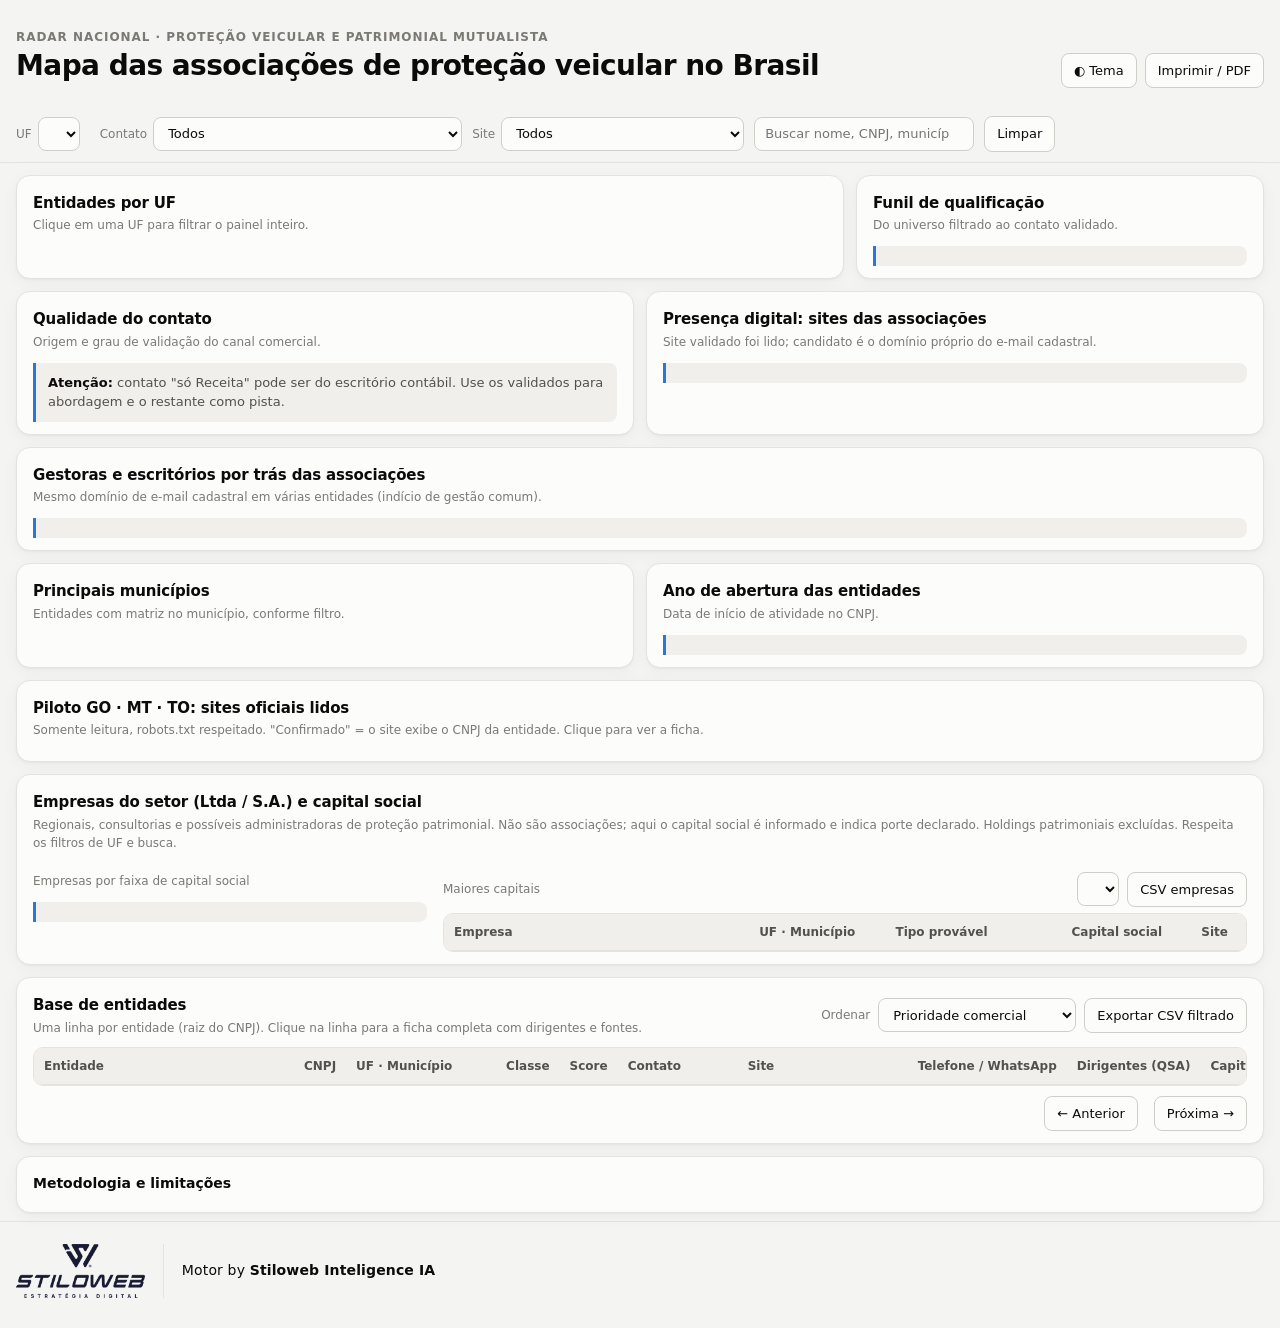
<file: .claude/skills/radar-protecao-veicular/assets/dashboard_template.html>
<!doctype html>
<html lang="pt-BR">
<head>
<meta charset="utf-8">
<meta name="viewport" content="width=device-width, initial-scale=1">
<title>Radar Proteção Veicular</title>
<style>
:root{
  color-scheme:light;
  --bg:#f4f4f2; --surface:#fcfcfb; --surface-2:#f0efec; --line:#e4e3df; --line-strong:#cfcec8;
  --text:#0b0b0b; --text-2:#52514e; --text-3:#7a7974;
  --s1:#2a78d6; --s2:#eb6834; --s3:#1baf7a; --neutral:#a9a8a2;
  --o1:#184f95; --o2:#2a78d6; --o3:#5598e7; --o4:#86b6ef;
  --good:#0ca30c; --accent:#2a78d6; --focus:#2a78d6;
  --shadow:0 1px 2px rgba(0,0,0,.04),0 4px 16px rgba(0,0,0,.04);
}
@media (prefers-color-scheme:dark){
  :root:not([data-theme="light"]){
    color-scheme:dark;
    --bg:#121211; --surface:#1a1a19; --surface-2:#232321; --line:#2e2e2b; --line-strong:#41413d;
    --text:#f0efec; --text-2:#c3c2b7; --text-3:#94938b;
    --s1:#3987e5; --s2:#d95926; --s3:#199e70; --neutral:#6b6a64;
    --o1:#9ec5f4; --o2:#5598e7; --o3:#256abf; --o4:#184f95;
    --accent:#3987e5; --focus:#86b6ef; --shadow:none;
  }
}
:root[data-theme="dark"]{
  color-scheme:dark;
  --bg:#121211; --surface:#1a1a19; --surface-2:#232321; --line:#2e2e2b; --line-strong:#41413d;
  --text:#f0efec; --text-2:#c3c2b7; --text-3:#94938b;
  --s1:#3987e5; --s2:#d95926; --s3:#199e70; --neutral:#6b6a64;
  --o1:#9ec5f4; --o2:#5598e7; --o3:#256abf; --o4:#184f95;
  --accent:#3987e5; --focus:#86b6ef; --shadow:none;
}
*{box-sizing:border-box}
html,body{margin:0}
body{background:var(--bg);color:var(--text);font:14px/1.5 ui-sans-serif,system-ui,-apple-system,"Segoe UI",Roboto,"Helvetica Neue",Arial,sans-serif;-webkit-font-smoothing:antialiased}
a{color:var(--accent)}
.wrap{max-width:1320px;margin:0 auto;padding:0 16px}
header.top{padding:28px 16px 18px;display:flex;gap:16px;align-items:flex-end;justify-content:space-between;flex-wrap:wrap}
.eyebrow{font-size:12px;letter-spacing:.08em;text-transform:uppercase;color:var(--text-3);font-weight:600}
h1{font-size:28px;line-height:1.15;margin:4px 0 6px;letter-spacing:-.02em}
.sub{color:var(--text-2);margin:0;max-width:760px}
.btn{appearance:none;border:1px solid var(--line-strong);background:var(--surface);color:var(--text);border-radius:8px;padding:7px 12px;font:inherit;font-size:13px;cursor:pointer}
.btn:hover{background:var(--surface-2)}
.btn:focus-visible,select:focus-visible,input:focus-visible,.chip:focus-visible,tr:focus-visible{outline:2px solid var(--focus);outline-offset:2px}
.filters{position:sticky;top:0;z-index:20;background:color-mix(in srgb,var(--bg) 92%,transparent);backdrop-filter:blur(8px);border-bottom:1px solid var(--line);padding:10px 0}
.filters .wrap{display:flex;gap:10px;flex-wrap:wrap;align-items:center}
.fgroup{display:flex;gap:6px;align-items:center}
.flabel{font-size:12px;color:var(--text-3)}
select,input[type=search]{font:inherit;font-size:13px;background:var(--surface);color:var(--text);border:1px solid var(--line-strong);border-radius:8px;padding:6px 10px;min-height:34px}
input[type=search]{min-width:220px}
.chip{border:1px solid var(--line-strong);background:var(--surface);color:var(--text-2);border-radius:999px;padding:5px 11px;font-size:12.5px;cursor:pointer;display:inline-flex;gap:6px;align-items:center;min-height:32px}
.chip[aria-pressed="true"]{background:var(--text);color:var(--surface);border-color:var(--text)}
.dot{width:9px;height:9px;border-radius:3px;display:inline-block;flex:none}
.count{margin-left:auto;font-size:12.5px;color:var(--text-2)}
main{padding:18px 0 40px}
.kpis{display:grid;grid-template-columns:repeat(4,minmax(0,1fr));gap:12px;margin-bottom:12px}
.card{background:var(--surface);border:1px solid var(--line);border-radius:14px;box-shadow:var(--shadow)}
.kpi{padding:14px 16px}
.kpi .k{font-size:12.5px;color:var(--text-2);display:flex;gap:6px;align-items:center}
.kpi .v{font-size:28px;font-weight:650;letter-spacing:-.02em;line-height:1.15;margin-top:4px;font-variant-numeric:tabular-nums}
.kpi .d{font-size:12px;color:var(--text-3);margin-top:2px}
.grid{display:grid;grid-template-columns:repeat(12,minmax(0,1fr));gap:12px}
.panel{padding:16px 16px 12px;min-width:0}
.panel h2{font-size:15px;margin:0;letter-spacing:-.01em}
.panel .ph{display:flex;flex-wrap:wrap;justify-content:space-between;gap:10px;align-items:flex-start;margin-bottom:10px}
.panel .hint{font-size:12px;color:var(--text-3);margin:2px 0 0}
.c8{grid-column:span 8}.c4{grid-column:span 4}.c6{grid-column:span 6}.c12{grid-column:span 12}.c5{grid-column:span 5}.c7{grid-column:span 7}
.legend{display:flex;gap:12px;flex-wrap:wrap;font-size:12px;color:var(--text-2)}
.legend span{display:inline-flex;gap:6px;align-items:center}
svg{display:block;max-width:100%;overflow:visible}
svg text{fill:var(--text-2);font-size:11.5px}
svg .lbl{fill:var(--text);font-size:12px}
svg .val{fill:var(--text-2);font-variant-numeric:tabular-nums}
svg .grid line{stroke:var(--line)}
.hit{fill:transparent;cursor:pointer}
.hit:hover + .hl, .rowg:hover .hl{fill:var(--surface-2)}
.tooltip{position:fixed;pointer-events:none;z-index:50;background:var(--surface);color:var(--text);border:1px solid var(--line-strong);border-radius:10px;padding:8px 10px;font-size:12.5px;box-shadow:0 6px 24px rgba(0,0,0,.14);opacity:0;transition:opacity .08s;max-width:280px}
.tooltip b{font-weight:650}
.tooltip .tr{display:flex;gap:8px;align-items:center;justify-content:space-between}
.tooltip .tr span:last-child{font-variant-numeric:tabular-nums;color:var(--text)}
.seg{display:flex;height:34px;border-radius:6px;overflow:hidden;gap:2px;background:var(--surface)}
.seg div{height:100%;min-width:2px}
.segleg{display:grid;grid-template-columns:repeat(2,minmax(0,1fr));gap:8px 16px;margin-top:12px;font-size:12.5px}
.segleg .r{display:flex;gap:8px;align-items:baseline}
.segleg .r b{font-variant-numeric:tabular-nums}
.segleg .r small{color:var(--text-3)}
.insight{border-left:3px solid var(--accent);background:var(--surface-2);padding:10px 12px;border-radius:0 8px 8px 0;font-size:13px;color:var(--text-2);margin-top:12px}
.insight b{color:var(--text)}
.pilot{display:grid;grid-template-columns:repeat(auto-fill,minmax(250px,1fr));gap:10px}
.pc{border:1px solid var(--line);border-radius:12px;padding:12px;background:var(--surface);cursor:pointer;text-align:left;font:inherit;color:inherit}
.pc:hover{border-color:var(--line-strong);background:var(--surface-2)}
.pc .n{font-weight:620;font-size:13.5px;line-height:1.3}
.pc .m{font-size:12px;color:var(--text-3);margin:2px 0 8px}
.tag{display:inline-flex;gap:5px;align-items:center;font-size:11.5px;border:1px solid var(--line-strong);border-radius:999px;padding:2px 8px;color:var(--text-2);margin:0 4px 4px 0;white-space:nowrap}
.tag.ok{border-color:color-mix(in srgb,var(--good) 55%,var(--line))}
.tag.ok::before{content:"✓";color:var(--good);font-weight:700}
.tbar{display:flex;gap:10px;align-items:center;justify-content:space-between;flex-wrap:wrap;margin-bottom:10px}
.tablewrap{overflow-x:auto;border:1px solid var(--line);border-radius:10px}
table{border-collapse:collapse;width:100%;min-width:1300px;font-size:13px}
th:nth-child(1),td:nth-child(1){min-width:260px}
th:nth-child(3),td:nth-child(3){min-width:150px}
th:nth-child(6),td:nth-child(6){min-width:120px}
#tbl th:nth-child(7),#tbl td:nth-child(7){min-width:170px}
.dir1{display:-webkit-box;-webkit-line-clamp:2;-webkit-box-orient:vertical;overflow:hidden;max-width:240px}
th,td{padding:9px 10px;border-bottom:1px solid var(--line);text-align:left;vertical-align:top}
th{position:sticky;top:0;background:var(--surface-2);font-size:12px;color:var(--text-2);font-weight:600;cursor:pointer;user-select:none;white-space:nowrap}
th[aria-sort="ascending"]::after{content:" ↑"}th[aria-sort="descending"]::after{content:" ↓"}
tbody tr{cursor:pointer}
tbody tr:hover{background:var(--surface-2)}
td.num{font-variant-numeric:tabular-nums;text-align:right}
.ename{font-weight:600;line-height:1.3}
.efan{color:var(--text-3);font-size:12px}
.badge{display:inline-flex;gap:6px;align-items:center;font-size:12px;white-space:nowrap}
.muted{color:var(--text-3)}
.pager{display:flex;gap:8px;align-items:center;justify-content:flex-end;margin-top:10px;font-size:12.5px;color:var(--text-2)}
dialog{border:none;border-radius:16px;padding:0;max-width:720px;width:calc(100% - 32px);background:var(--surface);color:var(--text);box-shadow:0 20px 60px rgba(0,0,0,.3)}
dialog::backdrop{background:rgba(0,0,0,.45)}
.dh{padding:18px 20px 12px;border-bottom:1px solid var(--line);display:flex;justify-content:space-between;gap:12px}
.dh h3{margin:0;font-size:17px;line-height:1.3}
.db{padding:14px 20px 20px;max-height:70vh;overflow:auto}
.kv{display:grid;grid-template-columns:180px 1fr;gap:6px 14px;font-size:13px}
.kv dt{color:var(--text-3)}
.kv dd{margin:0;word-break:break-word}
.notes{font-size:13px;color:var(--text-2)}
.notes h3{font-size:14px;color:var(--text);margin:0 0 6px}
.notes ul{margin:6px 0 0;padding-left:18px}
.foot{font-size:12px;color:var(--text-3);padding:16px 16px 32px}
.sr{position:absolute;width:1px;height:1px;overflow:hidden;clip:rect(0 0 0 0)}
@media (max-width:1000px){.c8,.c4,.c6,.c5,.c7{grid-column:span 12}.kpis{grid-template-columns:repeat(2,minmax(0,1fr))}}
@media (max-width:560px){.filters{position:static}h1{font-size:22px}.kpi .v{font-size:23px}input[type=search]{min-width:0;width:100%}.fgroup{flex-wrap:wrap}.kv{grid-template-columns:1fr}.segleg{grid-template-columns:1fr}.count{margin-left:0}}
@media print{.filters,.btn{display:none}.card{break-inside:avoid}}

.brandfoot{border-top:1px solid var(--line);margin-top:8px;padding:22px 0 30px}
.brandfoot .wrap{display:flex;gap:18px;align-items:center;flex-wrap:wrap}
.brandfoot img{height:54px;width:auto;display:block}
.brandfoot .lg-dark{display:none}
@media (prefers-color-scheme:dark){:root:not([data-theme="light"]) .brandfoot .lg-light{display:none}:root:not([data-theme="light"]) .brandfoot .lg-dark{display:block}}
:root[data-theme="dark"] .brandfoot .lg-light{display:none}:root[data-theme="dark"] .brandfoot .lg-dark{display:block}
.brandfoot .motor{font-size:14px;color:var(--text);letter-spacing:.01em}
.brandfoot .motor b{font-weight:680}
.brandfoot .fmeta{font-size:12px;color:var(--text-3);margin-top:2px;max-width:900px}
.brandfoot .sep{width:1px;align-self:stretch;background:var(--line)}
@media (max-width:560px){.brandfoot .sep{display:none}.brandfoot img{height:46px}}
</style>
</head>
<body>
<header class="wrap top">
  <div>
    <div class="eyebrow">Radar Nacional · Proteção Veicular e Patrimonial Mutualista</div>
    <h1>Mapa das associações de proteção veicular no Brasil</h1>
    <p class="sub" id="subtitle"></p>
  </div>
  <div style="display:flex;gap:8px">
    <button class="btn" id="themeBtn" type="button" aria-label="Alternar tema claro/escuro">◐ Tema</button>
    <button class="btn" id="printBtn" type="button">Imprimir / PDF</button>
  </div>
</header>

<div class="filters" role="region" aria-label="Filtros">
  <div class="wrap">
    <div class="fgroup"><label class="flabel" for="fUF">UF</label><select id="fUF"></select></div>
    <div class="fgroup" role="group" aria-label="Classe" id="fClasse"></div>
    <div class="fgroup"><label class="flabel" for="fContato">Contato</label>
      <select id="fContato">
        <option value="">Todos</option>
        <option value="validado">Validado no site (confirmado + provável)</option>
        <option value="confirmado_site_cita_cnpj">Confirmado (site cita CNPJ)</option>
        <option value="somente_declarado_receita">Só declarado à Receita</option>
        <option value="sem_contato_publico">Sem contato público</option>
      </select></div>
    <div class="fgroup"><label class="flabel" for="fSite">Site</label>
      <select id="fSite">
        <option value="">Todos</option>
        <option value="algum">Com site identificado</option>
        <option value="validado">Site validado</option>
        <option value="candidato_nao_verificado">Site candidato (não verificado)</option>
        <option value="sem_site_identificado">Sem site identificado</option>
      </select></div>
    <div class="fgroup"><input type="search" id="fBusca" placeholder="Buscar nome, CNPJ, município, dirigente…" aria-label="Buscar"></div>
    <button class="btn" id="fReset" type="button">Limpar</button>
    <span class="count" id="fCount" aria-live="polite"></span>
  </div>
</div>

<main class="wrap">
  <section class="kpis" id="kpis" aria-label="Indicadores"></section>

  <section class="grid">
    <div class="card panel c8">
      <div class="ph"><div><h2>Entidades por UF</h2><p class="hint">Clique em uma UF para filtrar o painel inteiro.</p></div>
        <div class="legend" id="legUF"></div></div>
      <div id="chUF"></div>
    </div>
    <div class="card panel c4">
      <div class="ph"><div><h2>Funil de qualificação</h2><p class="hint">Do universo filtrado ao contato validado.</p></div></div>
      <div id="chFunil"></div>
      <div class="insight" id="insFunil"></div>
    </div>

    <div class="card panel c6">
      <div class="ph"><div><h2>Qualidade do contato</h2><p class="hint">Origem e grau de validação do canal comercial.</p></div></div>
      <div id="chContato"></div>
      <div class="insight"><b>Atenção:</b> contato "só Receita" pode ser do escritório contábil. Use os validados para abordagem e o restante como pista.</div>
    </div>
    <div class="card panel c6">
      <div class="ph"><div><h2>Presença digital: sites das associações</h2><p class="hint">Site validado foi lido; candidato é o domínio próprio do e-mail cadastral.</p></div></div>
      <div id="chSite"></div>
      <div class="insight" id="insSite"></div>
    </div>
    <div class="card panel c12">
      <div class="ph"><div><h2>Gestoras e escritórios por trás das associações</h2><p class="hint">Mesmo domínio de e-mail cadastral em várias entidades (indício de gestão comum).</p></div></div>
      <div id="chGest"></div>
      <div class="insight" id="insGest"></div>
    </div>

    <div class="card panel c6">
      <div class="ph"><div><h2>Principais municípios</h2><p class="hint">Entidades com matriz no município, conforme filtro.</p></div></div>
      <div id="chMun"></div>
    </div>
    <div class="card panel c6">
      <div class="ph"><div><h2>Ano de abertura das entidades</h2><p class="hint">Data de início de atividade no CNPJ.</p></div></div>
      <div id="chAno"></div>
      <div class="insight" id="insAno"></div>
    </div>

    <div class="card panel c12">
      <div class="ph"><div><h2>Piloto GO · MT · TO: sites oficiais lidos</h2><p class="hint">Somente leitura, robots.txt respeitado. "Confirmado" = o site exibe o CNPJ da entidade. Clique para ver a ficha.</p></div></div>
      <div class="pilot" id="pilot"></div>
    </div>

    <div class="card panel c12">
      <div class="ph"><div><h2>Empresas do setor (Ltda / S.A.) e capital social</h2><p class="hint">Regionais, consultorias e possíveis administradoras de proteção patrimonial. Não são associações; aqui o capital social é informado e indica porte declarado. Holdings patrimoniais excluídas. Respeita os filtros de UF e busca.</p></div>
        <div class="legend" id="legEmp"></div></div>
      <div class="grid" style="gap:16px">
        <div class="c4" style="min-width:0"><div class="flabel" style="margin-bottom:6px">Empresas por faixa de capital social</div><div id="chCap"></div><div class="insight" id="insCap"></div></div>
        <div class="c8" style="min-width:0">
          <div class="tbar" style="margin-bottom:6px"><span class="flabel">Maiores capitais</span>
            <div style="display:flex;gap:8px;align-items:center;flex-wrap:wrap"><select id="eTipo" aria-label="Tipo de empresa"></select><button class="btn" id="csvEmp" type="button">CSV empresas</button></div></div>
          <div class="tablewrap" style="max-height:430px;overflow:auto"><table id="tblEmp" style="min-width:620px"><caption class="sr">Empresas do setor</caption>
            <thead><tr><th>Empresa</th><th>UF · Município</th><th>Tipo provável</th><th class="num">Capital social</th><th>Site</th></tr></thead><tbody></tbody></table></div>
        </div>
      </div>
    </div>

    <div class="card panel c12">
      <div class="tbar">
        <div><h2 style="margin:0;font-size:15px">Base de entidades</h2><p class="hint" style="margin:2px 0 0">Uma linha por entidade (raiz do CNPJ). Clique na linha para a ficha completa com dirigentes e fontes.</p></div>
        <div style="display:flex;gap:8px;align-items:center">
          <label class="flabel" for="tOrd">Ordenar</label>
          <select id="tOrd"><option value="prioScore">Prioridade comercial</option><option value="score">Score de confiança</option><option value="estab">Nº de estabelecimentos</option><option value="cap">Capital social</option><option value="razao">Nome (A-Z)</option></select>
          <button class="btn" id="csvBtn" type="button">Exportar CSV filtrado</button>
        </div>
      </div>
      <div class="tablewrap"><table id="tbl"><caption class="sr">Entidades filtradas</caption>
        <thead><tr><th>Entidade</th><th>CNPJ</th><th>UF · Município</th><th>Classe</th><th class="num">Score</th><th>Contato</th><th>Site</th><th>Telefone / WhatsApp</th><th>Dirigentes (QSA)</th><th class="num">Capital</th><th>Prioridade</th></tr></thead>
        <tbody></tbody></table></div>
      <div class="pager"><button class="btn" id="pPrev" type="button">← Anterior</button><span id="pInfo"></span><button class="btn" id="pNext" type="button">Próxima →</button></div>
    </div>

    <div class="card panel c12 notes">
      <h3>Metodologia e limitações</h3>
      <ul id="notes"></ul>
    </div>
  </section>
</main>
<footer class="brandfoot" role="contentinfo"><div class="wrap">
  <img class="lg-light" alt="Stiloweb Estratégia Digital" src="[data-uri]">
  <img class="lg-dark" alt="Stiloweb Estratégia Digital" src="[data-uri]">
  <span class="sep" aria-hidden="true"></span>
  <div><div class="motor">Motor by <b>Stiloweb Inteligence IA</b></div><div class="fmeta" id="foot"></div></div>
</div></footer>

<div class="tooltip" id="tt" role="status"></div>
<dialog id="dlg" aria-labelledby="dlgT"><div class="dh"><h3 id="dlgT"></h3><button class="btn" id="dlgX" type="button" aria-label="Fechar">✕</button></div><div class="db" id="dlgB"></div></dialog>

<script>
const DATA = __DATA__;
const C = DATA.cols, M = DATA.meta;
const R = DATA.rows.map(r => Object.fromEntries(C.map((c, i) => [c, r[i]])));
const UFS = ["AC","AL","AP","AM","BA","CE","DF","ES","GO","MA","MT","MS","MG","PA","PB","PR","PE","PI","RJ","RN","RS","RO","RR","SC","SP","SE","TO"];
const CLS = {1:{n:"Confirmada",d:"Confirmada como atuante em proteção veicular",v:"--s1"},2:{n:"Provável",d:"Provável associação de proteção veicular",v:"--s1"},3:{n:"Patrimonial",d:"Proteção patrimonial sem confirmação do segmento veicular",v:"--s2"},5:{n:"Pendente",d:"Pendente de verificação",v:"--neutral"}};
// Séries: veicular (classes 1+2), patrimonial (3), pendente (5). Cor segue a entidade, nunca a posição.
const SER = [{k:"veic",n:"Veicular (confirmada ou provável)",v:"--s1",f:r=>r.classe<=2},{k:"patr",n:"Patrimonial s/ confirmação veicular",v:"--s2",f:r=>r.classe===3},{k:"pend",n:"Pendente de verificação",v:"--neutral",f:r=>r.classe===5}];
const CONT = {confirmado_site_cita_cnpj:{n:"Confirmado no site (cita CNPJ)",s:"Confirmado",v:"--o1"},provavel_site_dominio_cadastral:{n:"Provável (site do domínio cadastral)",s:"Provável (site)",v:"--o2"},somente_declarado_receita:{n:"Só declarado à Receita",s:"Só Receita",v:"--o3"},sem_contato_publico:{n:"Sem contato público",s:"Sem contato",v:"--neutral"}};
const css = v => getComputedStyle(document.documentElement).getPropertyValue(v).trim();
const fmt = n => n.toLocaleString("pt-BR");
const pct = (a, b) => b ? (100 * a / b).toLocaleString("pt-BR", {maximumFractionDigits: 1}) + "%" : "–";
const esc = s => s == null ? "" : String(s).replace(/[&<>"]/g, c => ({"&":"&amp;","<":"&lt;",">":"&gt;",'"':"&quot;"}[c]));
const norm = s => (s || "").normalize("NFD").replace(/[̀-ͯ]/g, "").toUpperCase();
R.forEach(r => r._q = norm([r.razao, r.fantasia, r.cnpj, r.mun, r.dirig, r.email, r.site, r.siteCand].join(" ")));
const E = (DATA.emp || []).map(r => Object.fromEntries(DATA.empCols.map((c, i) => [c, r[i]])));
E.forEach(r => r._q = norm([r.razao, r.fantasia, r.cnpj, r.mun, r.dirig, r.email, r.siteCand, r.tipo].join(" ")));

// ---------------- estado e filtros
const st = {uf: "", cls: new Set([1, 2, 3, 5]), cont: "", site: "", q: "", ord: "prioScore", page: 0};
const SITE = {validado_cita_cnpj:{n:"Validado (site cita o CNPJ)",s:"Validado",v:"--o1"},validado_dominio_cadastral:{n:"Validado (domínio do e-mail cadastral)",s:"Validado (domínio)",v:"--o2"},candidato_nao_verificado:{n:"Candidato, não verificado",s:"Candidato",v:"--o3"},inacessivel_na_coleta:{n:"Inacessível na coleta (reverificar)",s:"Inacessível",v:"--o4"},bloqueia_robos:{n:"Site bloqueia robôs (ver manualmente)",s:"Bloqueia robôs",v:"--o4"},sem_site_identificado:{n:"Sem site identificado",s:"Sem site",v:"--neutral"}};
const siteURL = r => r.site || (r.siteSit !== "sem_site_identificado" ? r.siteCand : null);
const temSite = r => r.siteSit !== "sem_site_identificado";
const SUSEP_URL = "https://www2.susep.gov.br/safe/certidoes/app/certidao/emitir";
const brl = v => v == null ? "–" : v.toLocaleString("pt-BR", {style: "currency", currency: "BRL", maximumFractionDigits: 0});
const fUF = document.getElementById("fUF");
fUF.innerHTML = `<option value="">Brasil (todas)</option>` + UFS.map(u => `<option>${u}</option>`).join("");
const fClasse = document.getElementById("fClasse");
fClasse.innerHTML = `<span class="flabel">Classe</span>` + [1, 2, 3, 5].map(c => `<button class="chip" type="button" data-c="${c}" aria-pressed="true" title="${CLS[c].d}"><span class="dot" style="background:var(${CLS[c].v})"></span>${c} · ${CLS[c].n}</button>`).join("");
fClasse.addEventListener("click", e => { const b = e.target.closest(".chip"); if (!b) return; const c = +b.dataset.c;
  if (st.cls.has(c) && st.cls.size > 1) st.cls.delete(c); else st.cls.add(c);
  b.setAttribute("aria-pressed", st.cls.has(c)); st.page = 0; render(); });
fUF.onchange = () => { st.uf = fUF.value; st.page = 0; render(); };
document.getElementById("fContato").onchange = e => { st.cont = e.target.value; st.page = 0; render(); };
document.getElementById("fSite").onchange = e => { st.site = e.target.value; st.page = 0; render(); };
let qt; document.getElementById("fBusca").oninput = e => { clearTimeout(qt); qt = setTimeout(() => { st.q = norm(e.target.value.trim()); st.page = 0; render(); }, 150); };
document.getElementById("tOrd").onchange = e => { st.ord = e.target.value; st.page = 0; renderTable(cur); };
document.getElementById("fReset").onclick = () => { Object.assign(st, {uf: "", cls: new Set([1, 2, 3, 5]), cont: "", site: "", q: "", page: 0}); fUF.value = ""; document.getElementById("fSite").value = ""; document.getElementById("fContato").value = ""; document.getElementById("fBusca").value = ""; fClasse.querySelectorAll(".chip").forEach(b => b.setAttribute("aria-pressed", "true")); render(); };
const validado = r => r.contato === "confirmado_site_cita_cnpj" || r.contato === "provavel_site_dominio_cadastral";
function filt(ignoreUF) {
  return R.filter(r => (ignoreUF || !st.uf || r.uf === st.uf) && st.cls.has(r.classe) &&
    (!st.cont || (st.cont === "validado" ? validado(r) : r.contato === st.cont)) && (!st.q || r._q.includes(st.q)) &&
    (!st.site || (st.site === "algum" ? temSite(r) : st.site === "validado" ? r.siteSit.startsWith("validado") : r.siteSit === st.site)));
}

// ---------------- tooltip
const tt = document.getElementById("tt");
function tip(e, html) { tt.innerHTML = html; tt.style.opacity = 1; const w = tt.offsetWidth, h = tt.offsetHeight;
  let x = e.clientX + 14, y = e.clientY + 14; if (x + w > innerWidth - 8) x = e.clientX - w - 14; if (y + h > innerHeight - 8) y = e.clientY - h - 14;
  tt.style.left = x + "px"; tt.style.top = y + "px"; }
const untip = () => tt.style.opacity = 0;
const trow = (v, n, val) => `<div class="tr"><span style="display:inline-flex;gap:6px;align-items:center"><span class="dot" style="background:var(${v})"></span>${n}</span><span>${val}</span></div>`;

// ---------------- gráfico de barras horizontais (empilhadas ou simples)
function hbars(el, items, series, opt = {}) {
  const W = el.clientWidth || 600, lw = opt.labelW || 46, rw = 54, bh = opt.bh || 14, gap = opt.gap || 8;
  const H = items.length * (bh + gap) + 22, max = Math.max(1, ...items.map(d => d.total));
  const x = v => (W - lw - rw) * v / max;
  const ticks = niceTicks(max, W < 420 ? 3 : 5);
  let s = `<svg width="${W}" height="${H}" role="img" aria-label="${esc(opt.aria || "")}"><g class="grid">`;
  ticks.forEach(t => { s += `<line x1="${lw + x(t)}" x2="${lw + x(t)}" y1="0" y2="${H - 18}"/><text x="${lw + x(t)}" y="${H - 4}" text-anchor="middle">${fmt(t)}</text>`; });
  s += `</g>`;
  items.forEach((d, i) => {
    const y = i * (bh + gap) + 2; let x0 = lw;
    s += `<g class="rowg" data-i="${i}"><rect class="hl" x="0" y="${y - gap / 2}" width="${W}" height="${bh + gap}" fill="transparent" rx="4"/>`;
    s += `<text class="lbl" x="${lw - 8}" y="${y + bh / 2 + 4}" text-anchor="end" ${d.dim ? 'style="opacity:.45"' : ""}>${esc(d.label)}</text>`;
    const segs = series.map(sr => ({sr, v: d.v[sr.k] || 0})).filter(z => z.v > 0);
    segs.forEach((z, j) => { const w = Math.max(1, x(z.v) - (j < segs.length - 1 ? 2 : 0)); const last = j === segs.length - 1;
      s += `<path d="${bar(x0, y, w, bh, last ? 4 : 0)}" fill="var(${z.sr.v})" ${d.dim ? 'opacity=".28"' : ""}/>`; x0 += x(z.v); });
    s += `<text class="val" x="${x0 + 6}" y="${y + bh / 2 + 4}">${fmt(d.total)}${d.extra ? " " + esc(d.extra) : ""}</text>`;
    s += `<rect class="hit" x="0" y="${y - gap / 2}" width="${W}" height="${bh + gap}"/></g>`;
  });
  el.innerHTML = s + `</svg>`;
  el.querySelectorAll(".rowg").forEach(g => { const d = items[+g.dataset.i];
    g.addEventListener("mousemove", e => tip(e, `<b>${esc(d.title || d.label)}</b>` + series.map(sr => d.v[sr.k] != null ? trow(sr.v, sr.n, fmt(d.v[sr.k] || 0)) : "").join("") + (d.note ? `<div class="muted" style="margin-top:4px">${esc(d.note)}</div>` : "")));
    g.addEventListener("mouseleave", untip);
    if (opt.onClick) { g.style.cursor = "pointer"; g.addEventListener("click", () => opt.onClick(d)); }
  });
}
// barra com apenas a ponta de dados arredondada (4px), ancorada na linha de base
function bar(x, y, w, h, r) { r = Math.min(r, w, h / 2); if (!r) return `M${x},${y}h${w}v${h}h${-w}z`;
  return `M${x},${y}h${w - r}a${r},${r} 0 0 1 ${r},${r}v${h - 2 * r}a${r},${r} 0 0 1 ${-r},${r}h${-(w - r)}z`; }
function niceTicks(max, n) { const raw = max / n, p = Math.pow(10, Math.floor(Math.log10(raw))), m = raw / p;
  const step = (m <= 1 ? 1 : m <= 2 ? 2 : m <= 5 ? 5 : 10) * p; const t = []; for (let v = 0; v <= max + 1e-9; v += step) t.push(Math.round(v)); return t; }

// ---------------- colunas verticais (série temporal discreta)
function vcols(el, items, opt) {
  const W = el.clientWidth || 600, H = 200, pl = 36, pb = 22, pt = 8, max = Math.max(1, ...items.map(d => d.v));
  const bw = (W - pl) / items.length, y = v => (H - pb - pt) * v / max;
  let s = `<svg width="${W}" height="${H}" role="img" aria-label="${esc(opt.aria)}"><g class="grid">`;
  niceTicks(max, 4).forEach(t => { const yy = H - pb - y(t); s += `<line x1="${pl}" x2="${W}" y1="${yy}" y2="${yy}"/><text x="${pl - 6}" y="${yy + 4}" text-anchor="end">${fmt(t)}</text>`; });
  s += `</g>`;
  const every = Math.ceil(items.length / (W < 480 ? 6 : 12));
  items.forEach((d, i) => { const x = pl + i * bw + 1, w = Math.max(2, bw - 2), h = y(d.v);
    s += `<g class="col" data-i="${i}"><rect class="hl" x="${pl + i * bw}" y="${pt}" width="${bw}" height="${H - pb - pt}" fill="transparent"/>`;
    if (h > 0) s += `<path d="M${x},${H - pb}v${-(h - Math.min(4, h))}a${Math.min(4, w / 2)},${Math.min(4, w / 2)} 0 0 1 ${Math.min(4, w / 2)},${-Math.min(4, h)}h${w - 2 * Math.min(4, w / 2)}a${Math.min(4, w / 2)},${Math.min(4, w / 2)} 0 0 1 ${Math.min(4, w / 2)},${Math.min(4, h)}v${h - Math.min(4, h)}z" fill="var(${d.c || "--s1"})"/>`;
    if (i % every === 0 || (i === items.length - 1 && i % every >= every / 2)) s += `<text x="${pl + i * bw + bw / 2}" y="${H - 6}" text-anchor="middle">${d.label}</text>`;
    s += `<rect class="hit" x="${pl + i * bw}" y="${pt}" width="${bw}" height="${H - pb - pt}"/></g>`; });
  el.innerHTML = s + `</svg>`;
  el.querySelectorAll(".col").forEach(g => { const d = items[+g.dataset.i];
    g.addEventListener("mousemove", e => tip(e, `<b>${d.label}</b>` + trow(d.c || "--s1", "Entidades abertas", fmt(d.v))));
    g.addEventListener("mouseleave", untip); });
}

// ---------------- render
let cur = [];
function render() {
  cur = filt(false);
  const all = filt(true);
  document.getElementById("fCount").textContent = `${fmt(cur.length)} entidades no filtro`;
  kpis(cur); chartUF(all); funil(cur); contato(cur); sites(cur); gestoras(cur); municipios(cur); anos(cur); pilot(cur); empresas();
  renderTable(cur);
}
function kpis(rs) {
  const n = rs.length, c = k => rs.filter(r => r.classe === k).length, v = rs.filter(validado).length, conf = rs.filter(r => r.contato === "confirmado_site_cita_cnpj").length;
  const dir = rs.filter(r => r.nDir > 0).length, est = rs.reduce((a, r) => a + r.estab, 0);
  const K = [
    ["Entidades no filtro", fmt(n), `${fmt(est)} estabelecimentos ativos (matriz + filiais)`],
    [`<span class="dot" style="background:var(--s1)"></span>Veicular (classes 1 e 2)`, fmt(c(1) + c(2)), `${fmt(c(1))} confirmadas · ${fmt(c(2))} prováveis`],
    [`<span class="dot" style="background:var(--s2)"></span>Patrimonial (classe 3)`, fmt(c(3)), "Mutualistas sem segmento veicular explícito"],
    [`<span class="dot" style="background:var(--neutral)"></span>Pendentes (classe 5)`, fmt(c(5)), "Clubes de benefícios e casos ambíguos"],
    ["Com site identificado", fmt(rs.filter(temSite).length), `${pct(rs.filter(temSite).length, n)} · ${fmt(rs.filter(r => r.siteSit.startsWith("validado")).length)} validados, demais candidatos`],
    ["Com dirigentes públicos (QSA)", fmt(dir), `${pct(dir, n)} das entidades têm presidente/diretores na Receita`],
    ["Capital social zero", pct(rs.filter(r => !r.cap).length, n), `Associação civil não tem capital: não mede porte. ${fmt(rs.filter(r => r.cap > 0).length)} com capital informado`],
    ["Confirmadas na SUSEP", fmt(rs.filter(r => r.susep === "cadastrada_em_regularizacao" || r.susep === "regular").length), `Referência: ${fmt(M.susepRef)} cadastradas (Fase I). Consulta oficial exige reCAPTCHA`],
  ];
  document.getElementById("kpis").innerHTML = K.map(([k, v, d]) => `<div class="card kpi"><div class="k">${k}</div><div class="v">${v}</div><div class="d">${d}</div></div>`).join("");
}
function chartUF(rs) {
  const by = {}; UFS.forEach(u => by[u] = {veic: 0, patr: 0, pend: 0});
  rs.forEach(r => SER.forEach(s => { if (s.f(r)) by[r.uf][s.k]++; }));
  const items = UFS.map(u => ({label: u, title: u, v: by[u], total: by[u].veic + by[u].patr + by[u].pend, dim: st.uf && st.uf !== u}))
    .filter(d => d.total > 0).sort((a, b) => b.total - a.total);
  document.getElementById("legUF").innerHTML = SER.map(s => `<span><span class="dot" style="background:var(${s.v})"></span>${s.n}</span>`).join("");
  hbars(document.getElementById("chUF"), items, SER, {aria: "Entidades por UF", bh: 12, gap: 7, onClick: d => { st.uf = st.uf === d.label ? "" : d.label; fUF.value = st.uf; st.page = 0; render(); }});
}
function funil(rs) {
  const n = rs.length, veic = rs.filter(r => r.classe <= 2).length, dom = rs.filter(r => r.emailTipo === "dominio_proprio").length,
    site = rs.filter(r => r.site).length, conf = rs.filter(r => r.contato === "confirmado_site_cita_cnpj").length;
  const steps = [["Entidades no filtro", n, "--o4"], ["Veicular (classes 1 e 2)", veic, "--o3"], ["E-mail com domínio próprio", dom, "--o3"], ["Site oficial lido", site, "--o2"], ["Contato confirmado (site cita CNPJ)", conf, "--o1"]];
  const W = document.getElementById("chFunil").clientWidth || 360;
  let s = `<svg width="${W}" height="${steps.length * 46}" role="img" aria-label="Funil de qualificação">`;
  steps.forEach(([l, v, c], i) => { const y = i * 46, w = Math.max(3, (W - 70) * (n ? v / n : 0));
    s += `<text class="lbl" x="0" y="${y + 13}">${l}</text><path d="${bar(0, y + 20, w, 14, 4)}" fill="var(${c})"/><text class="val" x="${w + 6}" y="${y + 31}">${fmt(v)}${i ? " · " + pct(v, n) : ""}</text>`; });
  document.getElementById("chFunil").innerHTML = s + `</svg>`;
  document.getElementById("insFunil").innerHTML = `<b>Gargalo:</b> só ${pct(dom, n)} das entidades declaram e-mail com domínio próprio; o restante usa Gmail/Hotmail ou e-mail do contador. Site validado ainda limitado ao piloto (${M.sitesLidos} sites lidos).`;
}
function contato(rs) {
  const n = rs.length || 1, keys = Object.keys(CONT), cnt = Object.fromEntries(keys.map(k => [k, rs.filter(r => r.contato === k).length]));
  document.getElementById("chContato").innerHTML = `<div class="seg" role="img" aria-label="Distribuição da qualidade do contato">${keys.filter(k => cnt[k]).map(k => `<div data-k="${k}" style="flex:${cnt[k]} 0 0;background:var(${CONT[k].v})"></div>`).join("")}</div>
    <div class="segleg">${keys.map(k => `<div class="r"><span class="dot" style="background:var(${CONT[k].v})"></span><span>${CONT[k].n}</span><b>${fmt(cnt[k])}</b><small>${pct(cnt[k], rs.length)}</small></div>`).join("")}</div>`;
  document.querySelectorAll("#chContato .seg div").forEach(d => { const k = d.dataset.k;
    d.addEventListener("mousemove", e => tip(e, `<b>${CONT[k].n}</b>` + trow(CONT[k].v, "Entidades", `${fmt(cnt[k])} (${pct(cnt[k], rs.length)})`))); d.addEventListener("mouseleave", untip); });
}
function sites(rs) {
  const keys = Object.keys(SITE), cnt = Object.fromEntries(keys.map(k => [k, rs.filter(r => r.siteSit === k).length]));
  document.getElementById("chSite").innerHTML = `<div class="seg" role="img" aria-label="Situação dos sites">${keys.filter(k => cnt[k]).map(k => `<div data-k="${k}" style="flex:${cnt[k]} 0 0;background:var(${SITE[k].v})"></div>`).join("")}</div>
    <div class="segleg">${keys.filter(k => cnt[k] || k.startsWith("validado")).map(k => `<div class="r"><span class="dot" style="background:var(${SITE[k].v})"></span><span>${SITE[k].n}</span><b>${fmt(cnt[k])}</b><small>${pct(cnt[k], rs.length)}</small></div>`).join("")}</div>`;
  document.querySelectorAll("#chSite .seg div").forEach(d => { const k = d.dataset.k;
    d.addEventListener("mousemove", e => tip(e, `<b>${SITE[k].n}</b>` + trow(SITE[k].v, "Entidades", `${fmt(cnt[k])} (${pct(cnt[k], rs.length)})`))); d.addEventListener("mouseleave", untip); });
  const cand = cnt.candidato_nao_verificado, val = cnt.validado_cita_cnpj + cnt.validado_dominio_cadastral;
  document.getElementById("insSite").innerHTML = `<b>${fmt(cand)} sites candidatos</b> aguardam leitura (${fmt(val)} já validados). Rode <code>enriquecer_contatos.py</code> na sua máquina para validar todos e liberar WhatsApp, sinais de sinistro e software de gestão. Use o filtro "Site" para trabalhar só com quem tem presença digital.`;
}
const FAIXAS = [["Zero", 0, 0], ["Até R$ 10 mil", 0.01, 10000], ["R$ 10-50 mil", 10000.01, 50000], ["R$ 50-100 mil", 50000.01, 100000], ["R$ 100-500 mil", 100000.01, 500000], ["Acima de R$ 500 mil", 500000.01, 1e15]];
const TIPOS_CURTO = {"Possível administradora/gestora de PPM": "Administradora (provável)", "Regional / consultoria de proteção veicular": "Regional / consultoria", "Corretora / seguros": "Corretora / seguros", "Outra empresa do setor": "Outra"};
const TIPOC = {"Possível administradora/gestora de PPM": "--s1", "Regional / consultoria de proteção veicular": "--s2", "Corretora / seguros": "--s3", "Outra empresa do setor": "--neutral"};
const eTipo = document.getElementById("eTipo");
eTipo.innerHTML = `<option value="">Todos os tipos</option>` + Object.keys(TIPOC).map(t => `<option>${t}</option>`).join("");
eTipo.onchange = () => empresas();
function empFilt() { return E.filter(r => (!st.uf || r.uf === st.uf) && (!st.q || r._q.includes(st.q)) && (!eTipo.value || r.tipo === eTipo.value)); }
function empresas() {
  const es = empFilt(), tipos = Object.keys(TIPOC);
  document.getElementById("legEmp").innerHTML = tipos.map(t => `<span><span class="dot" style="background:var(${TIPOC[t]})"></span>${t}</span>`).join("");
  const ser = tipos.map((t, i) => ({k: "t" + i, n: t, v: TIPOC[t]}));
  const items = FAIXAS.map(([l, a, b]) => { const v = {}; let tot = 0; tipos.forEach((t, i) => { const c = es.filter(r => r.tipo === t && (r.cap || 0) >= a && (r.cap || 0) <= b).length; v["t" + i] = c; tot += c; }); return {label: l, title: "Capital " + l.toLowerCase(), v, total: tot}; });
  const el = document.getElementById("chCap");
  hbars(el, items, ser, {aria: "Empresas por faixa de capital", labelW: Math.min(140, (el.clientWidth || 400) * .38), bh: 14, gap: 10});
  const caps = es.map(r => r.cap || 0).sort((a, b) => a - b), med = caps.length ? caps[Math.floor(caps.length / 2)] : 0;
  const adm = es.filter(r => r.tipo.startsWith("Possível administradora"));
  document.getElementById("insCap").innerHTML = es.length ? `<b>${fmt(es.length)} empresas</b>, capital mediano ${brl(med)}. <b>${fmt(adm.length)}</b> têm nome de administradora/gestora: alvo B2B de alto valor, porque uma administradora autorizada pela SUSEP pode atender várias associações (Res. CNSP 491/2026).` : `Nenhuma empresa do setor neste filtro.`;
  const top = [...es].sort((a, b) => (b.cap || 0) - (a.cap || 0)).slice(0, 60);
  document.querySelector("#tblEmp tbody").innerHTML = top.map(r => `<tr tabindex="0" data-cnpj="${r.cnpj}">
    <td><div class="ename">${esc(r.razao)}</div><div class="efan">${r.cnpj}${r.fantasia && r.fantasia !== r.razao ? " · " + esc(r.fantasia) : ""}</div></td>
    <td>${r.uf} · ${esc(r.mun)}</td>
    <td><span class="badge"><span class="dot" style="background:var(${TIPOC[r.tipo]})"></span>${esc(TIPOS_CURTO[r.tipo] || r.tipo)}</span></td>
    <td class="num" style="white-space:nowrap">${r.cap > 0 ? brl(r.cap) : `<span class="muted">zero</span>`}</td>
    <td>${(r.site || r.siteCand) ? `<a href="${esc(r.site || r.siteCand)}" target="_blank" rel="noopener" onclick="event.stopPropagation()">${esc(hostOf(r.site || r.siteCand))}</a><div class="efan">${r.site ? "Validado" : "Candidato"}</div>` : `<span class="muted">–</span>`}</td></tr>`).join("") || `<tr><td colspan="5" class="muted">Nenhuma empresa neste filtro.</td></tr>`;
  document.querySelectorAll("#tblEmp tbody tr[data-cnpj]").forEach(tr => { const open = () => fichaEmp(E.find(r => r.cnpj === tr.dataset.cnpj)); tr.onclick = open; tr.onkeydown = e => { if (e.key === "Enter") open(); }; });
}
function fichaEmp(r) {
  if (!r) return;
  document.getElementById("dlgT").textContent = r.razao;
  const L = [["Nome fantasia", r.fantasia], ["CNPJ (matriz)", r.cnpj], ["Tipo provável", r.tipo + " (inferido pelo nome; confirmar)"], ["Natureza jurídica", r.nat],
    ["Capital social", r.cap > 0 ? brl(r.cap) : "Zero informado"], ["Localização", `${r.mun} · ${r.uf}`], ["Estabelecimentos ativos", r.estab], ["Data de abertura", r.abertura],
    ["Sócios / administradores (QSA)", r.dirig], ["Telefone (Receita)", r.tel], ["E-mail (Receita)", r.email ? `${r.email} (${r.emailTipo.replace(/_/g, " ")})` : null],
    ["Site", (r.site || r.siteCand) ? `<a href="${esc(r.site || r.siteCand)}" target="_blank" rel="noopener">${esc(r.site || r.siteCand)}</a> (${r.site ? "validado" : "candidato, não verificado"})` : null],
    ["Autorização SUSEP como administradora", "Não verificada: conferir lista de administradoras autorizadas na SUSEP"],
    ["Fonte", `Receita Federal, CNPJ dados abertos, competência ${M.competencia}`]];
  document.getElementById("dlgB").innerHTML = `<dl class="kv">${L.filter(([, v]) => v).map(([k, v]) => `<dt>${k}</dt><dd>${k === "Site" ? v : esc(v)}</dd>`).join("")}</dl>`;
  dlg.showModal();
}
document.getElementById("csvEmp").onclick = () => {
  const cols = [["cnpj","CNPJ"],["razao","Razão social"],["fantasia","Nome fantasia"],["uf","UF"],["mun","Município"],["tipo","Tipo provável"],["nat","Natureza jurídica"],["cap","Capital social (R$)"],["capSt","Status capital"],["site","Site validado"],["siteCand","Site candidato"],["tel","Telefone Receita"],["email","E-mail Receita"],["dirig","Sócios/administradores QSA"],["abertura","Abertura"],["estab","Estabelecimentos"]];
  baixarCSV(cols, [...empFilt()].sort((a, b) => (b.cap || 0) - (a.cap || 0)), `empresas_setor_${st.uf || "BR"}.csv`);
};
function gestoras(rs) {
  const m = {}; rs.forEach(r => { if (!r.email || !(r.emailTipo === "dominio_proprio" || r.emailTipo === "provavel_terceiro_contador")) return;
    const d = r.email.split("@")[1]; (m[d] ||= {n: 0, ufs: new Set()}); m[d].n++; m[d].ufs.add(r.uf); });
  const top = Object.entries(m).filter(([, v]) => v.n >= 3).sort((a, b) => b[1].n - a[1].n).slice(0, 10);
  const el = document.getElementById("chGest");
  if (!top.length) { el.innerHTML = `<p class="muted">Nenhum domínio compartilhado por 3 ou mais entidades neste filtro.</p>`; document.getElementById("insGest").innerHTML = ""; return; }
  const items = top.map(([d, v]) => ({label: d.length > 26 ? d.slice(0, 25) + "…" : d, title: d, v: {g: v.n}, total: v.n, extra: `· ${v.ufs.size} UF${v.ufs.size > 1 ? "s" : ""}`, note: "UFs: " + [...v.ufs].sort().join(", ")}));
  hbars(el, items, [{k: "g", n: "Entidades com este domínio", v: "--s1"}], {aria: "Domínios compartilhados", labelW: Math.min(190, (el.clientWidth || 600) * .42), bh: 12, gap: 8,
    onClick: d => { const inp = document.getElementById("fBusca"); inp.value = d.title; st.q = norm(d.title); st.page = 0; render(); document.getElementById("tbl").scrollIntoView({behavior: "smooth"}); }});
  const tot = top.reduce((a, [, v]) => a + v.n, 0);
  document.getElementById("insGest").innerHTML = `<b>Oportunidade B2B:</b> os ${top.length} principais domínios somam ${fmt(tot)} associações. Um contrato com o back-office pode alcançar várias entidades. Clique para listar as associações de um domínio; confirme o vínculo antes da abordagem.`;
}
function municipios(rs) {
  const m = {}; rs.forEach(r => { const k = (r.mun || "?") + " · " + r.uf; (m[k] ||= {veic: 0, patr: 0, pend: 0}); SER.forEach(s => { if (s.f(r)) m[k][s.k]++; }); });
  const items = Object.entries(m).map(([k, v]) => ({label: k.length > 24 ? k.slice(0, 23) + "…" : k, title: k, v, total: v.veic + v.patr + v.pend})).sort((a, b) => b.total - a.total).slice(0, 12);
  const el = document.getElementById("chMun");
  hbars(el, items, SER, {aria: "Principais municípios", labelW: Math.min(170, (el.clientWidth || 500) * .4), bh: 12, gap: 8});
}
function anos(rs) {
  const m = {}; rs.forEach(r => { if (r.abertura) { const y = +r.abertura.slice(0, 4); m[y] = (m[y] || 0) + 1; } });
  const ys = Object.keys(m).map(Number); if (!ys.length) { document.getElementById("chAno").innerHTML = ""; return; }
  const a = Math.max(Math.min(...ys), 1995), b = Math.max(...ys), items = [];
  let antes = 0; ys.filter(y => y < a).forEach(y => antes += m[y]);
  for (let y = a; y <= b; y++) items.push({label: String(y), v: (m[y] || 0) + (y === a ? antes : 0)});
  if (antes) items[0].label = "≤" + a;
  if (b === new Date().getFullYear() || String(b) === M.competencia.slice(0, 4)) items[items.length - 1].label = b + "*";
  vcols(document.getElementById("chAno"), items, {aria: "Entidades por ano de abertura"});
  const rec = rs.filter(r => r.abertura && +r.abertura.slice(0, 4) >= 2020).length;
  document.getElementById("insAno").innerHTML = `<b>${pct(rec, rs.filter(r => r.abertura).length)}</b> das entidades do filtro foram abertas a partir de 2020: mercado jovem, com estrutura de gestão ainda em formação. <span class="muted">* ${M.competencia.slice(0, 4)} parcial (até a competência ${M.competencia}).</span>`;
}
function pilot(rs) {
  const ps = rs.filter(r => r.site).sort((a, b) => (a.contato > b.contato ? 1 : -1) || b.prioScore - a.prioScore);
  const el = document.getElementById("pilot");
  if (!ps.length) { el.innerHTML = `<p class="muted">Nenhum site lido no filtro atual (o enriquecimento de sites rodou no piloto GO/MT/TO).</p>`; return; }
  el.innerHTML = ps.map((r, i) => `<button class="pc" type="button" data-cnpj="${r.cnpj}">
    <div class="n">${esc(r.fantasia || r.razao)}</div><div class="m">${esc(r.mun)} · ${r.uf} · Classe ${r.classe}</div>
    ${r.contato === "confirmado_site_cita_cnpj" ? `<span class="tag ok">Site cita o CNPJ</span>` : `<span class="tag">Site do domínio cadastral</span>`}
    ${r.wa ? `<span class="tag ok">WhatsApp ${esc(r.wa.split(",")[0])}</span>` : ""}
    ${r.soft ? `<span class="tag">Software: ${esc(r.soft)}</span>` : ""}
    ${r.s24h ? `<span class="tag">Assistência 24h</span>` : ""}${r.sSin ? `<span class="tag">Sinistro</span>` : ""}${r.sVist ? `<span class="tag">Vistoria</span>` : ""}
  </button>`).join("");
  el.querySelectorAll(".pc").forEach(b => b.onclick = () => ficha(R.find(r => r.cnpj === b.dataset.cnpj)));
}

// ---------------- tabela
const PS = 25;
function sorted(rs) { const k = st.ord; return [...rs].sort((a, b) => k === "razao" ? (a.razao || "").localeCompare(b.razao || "", "pt") : ((b[k] || 0) - (a[k] || 0)) || (b.score - a.score)); }
function hostOf(u) { try { return new URL(u).hostname.replace(/^www\./, ""); } catch (e) { return u; } }
function siteCell(r) { const u = siteURL(r); if (!u) return `<span class="muted">–</span>`;
  const sv = SITE[r.siteSit] || SITE.candidato_nao_verificado;
  return `<a href="${esc(u)}" target="_blank" rel="noopener" onclick="event.stopPropagation()">${esc(hostOf(u))}</a><div class="efan"><span class="dot" style="background:var(${sv.v});width:7px;height:7px"></span> ${sv.s}</div>`; }
function renderTable(rs) {
  const s = sorted(rs), pages = Math.max(1, Math.ceil(s.length / PS)); st.page = Math.min(st.page, pages - 1);
  const slice = s.slice(st.page * PS, st.page * PS + PS);
  document.querySelector("#tbl tbody").innerHTML = slice.map(r => `<tr tabindex="0" data-cnpj="${r.cnpj}">
    <td><div class="ename">${esc(r.razao)}</div>${r.fantasia && r.fantasia !== r.razao ? `<div class="efan">${esc(r.fantasia)}</div>` : ""}</td>
    <td style="white-space:nowrap;font-variant-numeric:tabular-nums">${r.cnpj}${r.estab > 1 ? `<div class="efan">${r.estab} estabelecimentos</div>` : ""}</td>
    <td>${r.uf} · ${esc(r.mun)}${r.ufs && r.ufs.includes(",") ? `<div class="efan">Atua em ${esc(r.ufs)}</div>` : ""}</td>
    <td><span class="badge"><span class="dot" style="background:var(${CLS[r.classe].v})"></span>${r.classe} · ${CLS[r.classe].n}</span></td>
    <td class="num">${r.score}</td>
    <td>${CONT[r.contato] ? `<span class="badge"><span class="dot" style="background:var(${CONT[r.contato].v})"></span>${CONT[r.contato].s}</span>` : ""}</td>
    <td>${siteCell(r)}</td>
    <td style="white-space:nowrap">${esc(r.tel || "–")}${r.wa ? `<div class="efan">WA ${esc(r.wa)}</div>` : ""}</td>
    <td>${r.nDir ? `<div class="dir1">${esc(r.dirig.split("; ")[0])}${r.nDir > 1 ? ` <span class="muted">+${r.nDir - 1}</span>` : ""}</div>` : `<span class="muted">Não publicado</span>`}</td>
    <td class="num">${r.cap > 0 ? brl(r.cap) : `<span class="muted">zero</span>`}</td>
    <td>${r.prio} <span class="muted">(${r.prioScore})</span></td></tr>`).join("") || `<tr><td colspan="11" class="muted">Nenhuma entidade no filtro.</td></tr>`;
  document.getElementById("pInfo").textContent = `Página ${st.page + 1} de ${pages} · ${fmt(s.length)} entidades`;
  document.getElementById("pPrev").disabled = st.page === 0; document.getElementById("pNext").disabled = st.page >= pages - 1;
  document.querySelectorAll("#tbl tbody tr[data-cnpj]").forEach(tr => { const open = () => ficha(R.find(r => r.cnpj === tr.dataset.cnpj));
    tr.onclick = open; tr.onkeydown = e => { if (e.key === "Enter") open(); }; });
}
document.getElementById("pPrev").onclick = () => { st.page--; renderTable(cur); };
document.getElementById("pNext").onclick = () => { st.page++; renderTable(cur); };

// ---------------- ficha
const dlg = document.getElementById("dlg");
document.getElementById("dlgX").onclick = () => dlg.close();
dlg.addEventListener("click", e => { if (e.target === dlg) dlg.close(); });
function ficha(r) {
  if (!r) return;
  document.getElementById("dlgT").textContent = r.razao;
  const L = [["Nome fantasia", r.fantasia], ["CNPJ (matriz)", r.cnpj], ["Classe", `${r.classe} · ${CLS[r.classe].d}`], ["Score de confiança", r.score + " / 100"],
    ["Localização", `${r.mun} · ${r.uf}`], ["Estabelecimentos ativos", `${r.estab}${r.ufs ? " · UFs: " + r.ufs : ""}`], ["Data de abertura", r.abertura],
    ["Dirigentes públicos (QSA)", r.dirig], ["Telefone (Receita)", r.tel], ["E-mail (Receita)", r.email ? `${r.email} (${r.emailTipo.replace(/_/g, " ")})` : null],
    ["Site", siteURL(r) ? `<a href="${esc(siteURL(r))}" target="_blank" rel="noopener">${esc(siteURL(r))}</a> · ${SITE[r.siteSit].n}` : "Sem site identificado"],
    ["Capital social", r.cap > 0 ? brl(r.cap) : "Zero informado na Receita (comum em associação civil; não indica porte)"],
    ["WhatsApp comercial confirmado", r.wa], ["Status do contato", CONT[r.contato]?.n], ["Indícios de software", r.soft],
    ["Domínio de e-mail compartilhado", r.emailComp > 1 ? `${r.emailComp} entidades usam o mesmo domínio` : null],
    ["Prioridade comercial", `${r.prio} (${r.prioScore}/100)`], ["Situação SUSEP", (r.susep === "nao_verificado" ? "Não verificada. " : esc(r.susep.replace(/_/g, " ")) + ". ") + `<a href="${SUSEP_URL}" target="_blank" rel="noopener">Conferir na SUSEP (certidão)</a> <button class="btn" type="button" style="padding:2px 8px;font-size:12px" onclick="navigator.clipboard&&navigator.clipboard.writeText('${r.cnpj}');this.textContent='CNPJ copiado'">Copiar CNPJ</button><div class="efan">"Em regularização" = cadastrada, ainda não regular. Ausência de cadastro não deve ser concluída sem documento oficial.</div>`],
    ["Fonte", `Receita Federal, CNPJ dados abertos, competência ${M.competencia}${r.site ? "; site oficial" : ""}`]];
  document.getElementById("dlgB").innerHTML = `<dl class="kv">${L.filter(([, v]) => v).map(([k, v]) => `<dt>${k}</dt><dd>${k === "Site" || k === "Situação SUSEP" ? v : esc(v)}</dd>`).join("")}</dl>`;
  dlg.showModal();
}

// ---------------- CSV
document.getElementById("csvBtn").onclick = () => {
  const cols = [["cnpj","CNPJ"],["razao","Razão social"],["fantasia","Nome fantasia"],["uf","UF"],["mun","Município"],["classe","Classe"],["score","Score"],["contato","Status contato"],["tel","Telefone Receita"],["email","E-mail Receita"],["emailTipo","Tipo e-mail"],["site","Site oficial"],["wa","WhatsApp confirmado"],["dirig","Dirigentes QSA"],["estab","Estabelecimentos"],["ufs","UFs de atuação"],["soft","Indícios software"],["prio","Prioridade"],["prioScore","Prioridade score"],["abertura","Abertura"],["siteSit","Situação do site"],["siteCand","Site candidato"],["cap","Capital social (R$)"],["capSt","Status capital"],["susep","Status SUSEP"]];
  baixarCSV(cols, sorted(cur), `radar_protecao_veicular_${st.uf || "BR"}.csv`);
};
function baixarCSV(cols, rows, nome) {
  const q = v => v == null ? "" : /[";\n]/.test(String(v)) ? `"${String(v).replace(/"/g, '""')}"` : String(v);
  const csv = "\ufeff" + cols.map(c => c[1]).join(";") + "\n" + rows.map(r => cols.map(c => q(r[c[0]])).join(";")).join("\n");
  const a = document.createElement("a"); a.href = URL.createObjectURL(new Blob([csv], {type: "text/csv;charset=utf-8"}));
  a.download = nome; a.click(); setTimeout(() => URL.revokeObjectURL(a.href), 1000);
}

// ---------------- textos e tema
document.getElementById("subtitle").textContent = `Base CNPJ da Receita Federal, competência ${M.competencia}. ${fmt(R.length)} entidades ativas classificadas por evidência, ${fmt(M.descartadas)} descartadas com justificativa. Atualizado em ${M.gerado}.`;
document.getElementById("notes").innerHTML = [
  `<b>Descoberta:</b> razão social, nome fantasia, CNAE principal e secundário (9499-5/00 é ponto de partida, não filtro), natureza jurídica e e-mail cadastral. Termos isolados como "proteção" ou "clube" não bastam.`,
  `<b>Classes:</b> 1 confirmada (site que cita o CNPJ ou cadastro SUSEP), 2 provável, 3 patrimonial sem confirmação veicular, 5 pendente. Descartadas (classe 4): ${Object.entries(M.descSub).map(([k, v]) => `${fmt(v)} ${k.replace(/_/g, " ")}`).join(", ")}.`,
  `<b>Precisão observada</b> em amostra rotulada de 80 entidades: classe 2 com 30/30 compatíveis; classe 3 entre 73% e 87%; ruído concentrado em "pendente", por desenho.`,
  `<b>Cobertura:</b> ordem de grandeza compatível com as ${fmt(M.susepRef)} associações que concluíram o cadastro na SUSEP. Não há evidência de cobertura completa: entidades sem nenhum sinal no nome, CNAE ou e-mail podem não aparecer.`,
  `<b>SUSEP:</b> conferência manual em <a href="https://www2.susep.gov.br/safe/certidoes/app/certidao/emitir" target="_blank" rel="noopener">emissão de certidão</a> (por CNPJ, com reCAPTCHA). Cadastro não é regularidade. Nenhuma entidade é marcada como irregular por ausência de resultado. A consulta oficial exige reCAPTCHA e não foi automatizada.`,
  `<b>Dirigentes:</b> nome e cargo do QSA público, com data de entrada; sem CPF. Associação civil não tem proprietário. O QSA pode estar desatualizado.`,
  `<b>Contatos:</b> "só Receita" pode pertencer ao escritório contábil. Validação de sites rodou no piloto GO/MT/TO (${M.sitesLidos} sites lidos, respeitando robots.txt).`,
  `<b>Sites:</b> "validado" foi lido (robots.txt respeitado); "candidato" é o domínio próprio do e-mail cadastral, ainda não verificado; "inacessível na coleta" pode ser site fora do ar ou bloqueio de rede do ambiente de coleta: reverifique.`,
  `<b>Capital social:</b> campo oficial da Receita. Associação civil normalmente registra zero (não tem capital como empresa), então não mede porte de associação. Nas empresas do setor (Ltda/S.A.) o valor é informado e indica porte declarado, não faturamento.`,
  `<b>Uso:</b> prospecção B2B. Não redistribua os nomes de dirigentes publicamente; ofereça opt-out no primeiro contato (LGPD).`].map(x => `<li>${x}</li>`).join("");
document.getElementById("foot").textContent = `Radar Proteção Veicular · Skill radar-protecao-veicular · Fontes: Receita Federal (CNPJ dados abertos, ${M.competencia}), SUSEP (página de PPM, LC 213/2025, Res. CNSP 491/2026), sites institucionais. Gerado em ${M.gerado}.`;
const THEME_KEY = "radar-pv-theme";
try { const t = localStorage.getItem(THEME_KEY); if (t) document.documentElement.dataset.theme = t; } catch (e) {}
document.getElementById("themeBtn").onclick = () => {
  const dark = document.documentElement.dataset.theme ? document.documentElement.dataset.theme === "dark" : matchMedia("(prefers-color-scheme: dark)").matches;
  document.documentElement.dataset.theme = dark ? "light" : "dark";
  try { localStorage.setItem(THEME_KEY, document.documentElement.dataset.theme); } catch (e) {}
};
document.getElementById("printBtn").onclick = () => print();
let rt; addEventListener("resize", () => { clearTimeout(rt); rt = setTimeout(render, 120); });
render();
</script>
</body>
</html>
</file>
<file: styles.css>
/* ============================================================
   UpWeb Gestão de Sinistros — styles.css
   Tokens → base → header → hero → seções → fixos → responsivo
   ============================================================ */

:root{
  --brand-700:#6F06E4; --brand-900:#2A073F; --brand-500:#7B2CBF; --brand-100:#EDE3FF;
  --surface-0:#FFFFFF; --surface-1:#F7F5FA; --surface-2:#FAF8FF;
  --ink-900:#1E1E1E; --ink-700:#2E2938; --ink-600:#4A4458; --ink-400:#7B748A;
  --success:#18A957; --alert:#D93025; --warning:#F5A524;
  --grad-brand:linear-gradient(135deg,#2A073F 0%,#6F06E4 65%,#7B2CBF 100%);
  --shadow-soft:0 16px 40px rgba(42,7,63,.08);
  --shadow-card:0 18px 48px rgba(42,7,63,.10);
  --shadow-hero:0 28px 80px rgba(42,7,63,.18);
  --radius-sm:12px; --radius-md:16px; --radius-lg:20px; --radius-xl:28px;
  --container:1280px;
  --header-h:80px;
  --line:1px solid rgba(111,6,228,.12);
  --line-soft:1px solid rgba(111,6,228,.10);
  --ease:cubic-bezier(.16,1,.3,1);
  --dur:220ms;
  --section-y:clamp(56px,8vw,104px);
}

*{box-sizing:border-box}
html{scroll-behavior:smooth}
body{
  margin:0;
  font-family:Inter,system-ui,-apple-system,sans-serif;
  font-size:clamp(1rem,.3vw + .92rem,1.0625rem);
  line-height:1.6;
  color:var(--ink-900);
  background:var(--surface-0);
  -webkit-font-smoothing:antialiased;
}
img{max-width:100%;display:block}
a{color:inherit;text-decoration:none}
button,input,select{font:inherit;color:inherit}
h1,h2,h3,h4{font-family:Poppins,Inter,sans-serif;line-height:1.14;letter-spacing:-.02em;margin:0}
:focus-visible{outline:2px solid var(--brand-700);outline-offset:3px;border-radius:4px}

.wrap{width:min(100% - 40px,var(--container));margin-inline:auto}
.ico{width:1.15em;height:1.15em;flex:none;fill:none;stroke:currentColor;stroke-width:2;stroke-linecap:round;stroke-linejoin:round}

.eyebrow{margin:0 0 14px;color:var(--brand-700);font-size:12px;font-weight:800;letter-spacing:.1em;text-transform:uppercase}
.eyebrow.light{color:var(--brand-100)}
h2{font-size:clamp(1.6rem,3vw + .5rem,2.5rem)}
h2 span{color:var(--brand-700)}
h3{font-size:clamp(1.15rem,1.2vw + .6rem,1.375rem)}
.section-head{max-width:720px;margin:0 auto clamp(36px,5vw,60px)}
.section-head.reveal,.section-head{text-align:center}
.section-head p{color:var(--ink-600);margin:.5em 0 0}

.skip-link{position:fixed;top:8px;left:8px;z-index:200;background:var(--brand-900);color:#fff;padding:10px 16px;border-radius:10px;transform:translateY(-200%);transition:transform var(--dur)}
.skip-link:focus{transform:none}

/* ---------- BOTÕES ---------- */
.btn{
  display:inline-flex;align-items:center;justify-content:center;gap:8px;
  min-height:46px;padding:13px 24px;border-radius:14px;
  font-weight:700;border:1.5px solid transparent;cursor:pointer;
  transition:transform var(--dur) var(--ease),box-shadow var(--dur) var(--ease),background var(--dur);
  white-space:nowrap;
}
.btn-lg{min-height:54px;padding:16px 30px;font-size:1.05rem}
.btn-primary{
  background:linear-gradient(145deg,#7c3aed,#5b16d6);
  color:#fff;
  box-shadow:
    6px 6px 16px rgba(0,0,0,.32),
    -3px -3px 8px rgba(167,139,250,.18),
    inset 0 1px 0 rgba(255,255,255,.18),
    inset 0 -1px 0 rgba(0,0,0,.25);
  border:1px solid rgba(139,92,246,.4);
  text-shadow:0 1px 3px rgba(0,0,0,.3);
}
.btn-primary:hover{
  transform:translateY(-2px);
  box-shadow:
    8px 10px 22px rgba(0,0,0,.38),
    -4px -4px 10px rgba(167,139,250,.22),
    inset 0 1px 0 rgba(255,255,255,.2),
    inset 0 -1px 0 rgba(0,0,0,.3);
  border-color:rgba(167,139,250,.55);
}
.btn-primary:active{
  transform:translateY(1px);
  box-shadow:
    inset 4px 4px 10px rgba(0,0,0,.4),
    inset -2px -2px 6px rgba(139,92,246,.2);
}
.btn-ghost{
  background:linear-gradient(145deg,#f5f2ff,#ebe5ff);
  color:var(--brand-700);
  border:1px solid rgba(111,6,228,.2);
  box-shadow:
    5px 5px 12px rgba(139,92,246,.12),
    -3px -3px 8px rgba(255,255,255,.85),
    inset 0 1px 0 rgba(255,255,255,.9);
}
.btn-ghost:hover{
  transform:translateY(-2px);
  border-color:var(--brand-700);
  box-shadow:
    7px 8px 16px rgba(139,92,246,.18),
    -4px -4px 10px rgba(255,255,255,.9),
    inset 0 1px 0 rgba(255,255,255,.95);
}
.btn-light{
  background:linear-gradient(145deg,#f0ebff,#e4dbff);
  color:var(--brand-900);
  box-shadow:
    6px 6px 14px rgba(0,0,0,.18),
    -4px -4px 10px rgba(255,255,255,.85),
    inset 0 1px 0 rgba(255,255,255,.9),
    inset 0 -1px 0 rgba(139,92,246,.12);
  border:1px solid rgba(167,139,250,.25);
}
.btn-light:hover{
  transform:translateY(-2px);
  box-shadow:
    8px 10px 20px rgba(0,0,0,.22),
    -5px -5px 12px rgba(255,255,255,.9),
    inset 0 1px 0 rgba(255,255,255,.95),
    inset 0 -1px 0 rgba(139,92,246,.18);
  border-color:rgba(139,92,246,.4);
}
.btn-light:active{
  box-shadow:
    inset 4px 4px 10px rgba(139,92,246,.15),
    inset -3px -3px 8px rgba(255,255,255,.7);
  transform:translateY(1px);
}
.btn-outline-light{
  background:rgba(255,255,255,.06);
  color:#fff;
  border:1px solid rgba(255,255,255,.25);
  box-shadow:
    5px 5px 14px rgba(0,0,0,.35),
    -3px -3px 8px rgba(255,255,255,.06),
    inset 0 1px 0 rgba(255,255,255,.1);
  backdrop-filter:blur(6px);
}
.btn-outline-light:hover{
  transform:translateY(-2px);
  background:rgba(255,255,255,.1);
  border-color:rgba(255,255,255,.4);
  box-shadow:
    7px 8px 18px rgba(0,0,0,.42),
    -4px -4px 10px rgba(255,255,255,.08),
    inset 0 1px 0 rgba(255,255,255,.14);
}
.text-link{color:var(--brand-700);font-weight:700;display:inline-flex;align-items:center;gap:4px}
.text-link:hover{text-decoration:underline}

/* ---------- HEADER modernizado ---------- */
.site-header{
  position:sticky;top:0;z-index:100;
  background:rgba(255,255,255,0.82);
  backdrop-filter:blur(18px) saturate(180%);
  -webkit-backdrop-filter:blur(18px) saturate(180%);
  border-bottom:1px solid rgba(139,92,246,0.12);
  transition:box-shadow var(--dur), background var(--dur);
}
.site-header.is-scrolled{
  background:rgba(255,255,255,0.93);
  box-shadow:0 4px 32px rgba(91,22,214,.10), 0 1px 0 rgba(139,92,246,.12);
}
.header-topline{
  display:block;height:3px;
  background:linear-gradient(90deg,#2A073F 0%,#6F06E4 35%,#9B5CFF 60%,#38bdf8 85%,#6F06E4 100%);
  background-size:200% 100%;
  animation:toplineShimmer 4s linear infinite;
}
@keyframes toplineShimmer{
  0%{background-position:0% 0%}
  100%{background-position:200% 0%}
}
.nav{min-height:var(--header-h);display:flex;align-items:center;justify-content:space-between;gap:24px}
.brand img{width:172px;height:auto;transition:filter .2s,transform .2s;}
.brand:hover img{filter:drop-shadow(0 0 12px rgba(109,40,217,.35));transform:scale(1.02);}
.nav-menu{display:flex;align-items:center;gap:30px;font-weight:600}
.nav-menu a:not(.btn){
  position:relative;color:#2d1a5e;padding:6px 0;
  font-size:.95rem;letter-spacing:.01em;
  transition:color .2s;
}
.nav-menu a:not(.btn)::after{
  content:"";position:absolute;left:0;bottom:0;height:2px;width:0;
  background:linear-gradient(90deg,#6F06E4,#9B5CFF);
  border-radius:2px;
  transition:width .25s cubic-bezier(.22,.61,.36,1);
}
.nav-menu a:not(.btn):hover{color:#6F06E4}
.nav-menu a:not(.btn):hover::after{width:100%}
.nav-cta{
  min-height:44px;padding:12px 22px;
  background:linear-gradient(145deg,#7c3aed,#5b16d6);
  color:#fff !important;
  border-radius:14px;
  font-weight:700;
  box-shadow:
    4px 4px 12px rgba(0,0,0,.18),
    -2px -2px 8px rgba(167,139,250,.15),
    inset 0 1px 0 rgba(255,255,255,.2),
    inset 0 -1px 0 rgba(0,0,0,.2);
  border:1px solid rgba(167,139,250,.3);
  transition:all .25s cubic-bezier(.22,.61,.36,1);
  text-shadow:0 1px 3px rgba(0,0,0,.25);
}
.nav-cta:hover{
  transform:translateY(-1px);
  box-shadow:
    6px 8px 18px rgba(0,0,0,.22),
    -3px -3px 10px rgba(167,139,250,.2),
    inset 0 1px 0 rgba(255,255,255,.24),
    inset 0 -1px 0 rgba(0,0,0,.25);
  border-color:rgba(192,168,255,.45);
}
.nav-cta:active{
  transform:translateY(1px);
  box-shadow:inset 3px 3px 8px rgba(0,0,0,.35),inset -2px -2px 5px rgba(139,92,246,.15);
}
.menu-toggle{display:none;border:0;background:rgba(139,92,246,.08);border-radius:12px;width:46px;height:46px;align-items:center;justify-content:center;cursor:pointer}
.menu-toggle-bars{display:grid;gap:5px}
.menu-toggle-bars i{display:block;width:20px;height:2px;background:var(--brand-900);border-radius:2px;transition:transform var(--dur),opacity var(--dur)}
.menu-toggle[aria-expanded="true"] i:nth-child(1){transform:translateY(7px) rotate(45deg)}
.menu-toggle[aria-expanded="true"] i:nth-child(2){opacity:0}
.menu-toggle[aria-expanded="true"] i:nth-child(3){transform:translateY(-7px) rotate(-45deg)}

/* ---------- HERO ---------- */
.hero{
  position:relative;min-height:calc(100vh - var(--header-h));
  display:flex;align-items:center;overflow:hidden;isolation:isolate;
  background:var(--surface-2);
  padding:clamp(48px,7vw,88px) 0;
}
.hero-bg{position:absolute;inset:0;width:100%;height:100%;object-fit:cover;object-position:78% center;z-index:-3}
.hero-scrim{position:absolute;inset:0;z-index:-2;background:linear-gradient(90deg,rgba(255,255,255,.95) 0%,rgba(255,255,255,.82) 36%,rgba(250,248,255,.35) 62%,rgba(250,248,255,0) 80%)}
.hero-glow{position:absolute;z-index:-1;right:-10%;top:20%;width:55%;height:60%;background:radial-gradient(closest-side,rgba(155,92,255,.20),transparent);pointer-events:none}
.hero-inner{position:relative}
.hero-copy{max-width:600px}
.hero-title{font-size:clamp(2.1rem,4.4vw + .5rem,3.4rem);font-weight:800;margin:0 0 .35em}
.hero-title span{background:var(--grad-brand);-webkit-background-clip:text;background-clip:text;-webkit-text-fill-color:transparent;color:var(--brand-700)}
.hero-sub{font-size:clamp(1.15rem,1.4vw + .6rem,1.45rem);font-weight:700;color:var(--ink-900);margin:0 0 .25em;font-family:Poppins,sans-serif}
.hero-support{color:var(--brand-700);font-weight:700;margin:0 0 1em}
.hero-lead{color:var(--ink-600);max-width:54ch;margin:0 0 1.6em}
.hero-actions{display:flex;flex-wrap:wrap;gap:14px;margin-bottom:30px}
.hero-proofs{list-style:none;margin:0 0 26px;padding:0;display:flex;flex-wrap:wrap;gap:10px 22px}
.hero-proofs li{display:flex;align-items:center;gap:8px;font-weight:600;color:var(--ink-700)}
.hero-proofs .ico{color:var(--success)}
.hero-integrations{display:flex;align-items:center;flex-wrap:wrap;gap:10px}
.hero-integrations-label{font-size:13px;font-weight:700;color:var(--ink-600)}
.chip-int{display:inline-flex;align-items:center;gap:7px;background:var(--surface-0);border:var(--line);border-radius:999px;padding:8px 14px;font-size:13px;font-weight:600;color:var(--ink-700);box-shadow:var(--shadow-soft)}
.chip-int .ico{color:var(--brand-700)}

/* ---------- FAIXA DE ASSOCIAÇÕES ---------- */
.clients{background:rgba(237,227,255,.72);border-top:var(--line);border-bottom:var(--line);padding:22px 0 26px}
.clients-title{text-align:center;margin:0 0 14px;font-size:13px;font-weight:800;letter-spacing:.08em;text-transform:uppercase;color:var(--brand-900)}
.marquee{overflow:hidden;-webkit-mask-image:linear-gradient(90deg,transparent,#000 8%,#000 92%,transparent);mask-image:linear-gradient(90deg,transparent,#000 8%,#000 92%,transparent)}
.marquee-track{display:flex;gap:54px;width:max-content;animation:marquee 32s linear infinite}
.marquee[data-paused] .marquee-track,.marquee:hover .marquee-track{animation-play-state:paused}
.client-logo{font-family:Poppins,sans-serif;font-weight:700;font-size:1.1rem;color:var(--brand-900);opacity:.55;filter:grayscale(1);transition:opacity var(--dur),filter var(--dur),transform var(--dur)}
.client-logo:hover{opacity:1;filter:grayscale(0);transform:scale(1.08)}
@keyframes marquee{to{transform:translateX(-50%)}}

/* ---------- SISTEMA / PRODUTO ---------- */
.system{padding:var(--section-y) 0;background:var(--surface-0);border-bottom:var(--line-soft)}
.turn-block{display:flex;align-items:center;gap:24px;background:var(--grad-brand);color:#fff;border-radius:var(--radius-lg);padding:24px 32px;box-shadow:0 22px 60px rgba(42,7,63,.18);margin-bottom:28px}
.turn-icon{flex:none;width:52px;height:52px;display:grid;place-items:center;border-radius:14px;background:rgba(255,255,255,.14)}
.turn-icon svg{width:28px;height:28px;fill:none;stroke:#fff;stroke-width:2;stroke-linecap:round;stroke-linejoin:round}
.turn-main{font-family:Poppins,sans-serif;font-weight:700;font-size:clamp(1.05rem,1.5vw + .5rem,1.3rem);margin:0 0 4px}
.turn-sub{margin:0;color:var(--brand-100);font-size:.95rem}

.product-cards{display:grid;grid-template-columns:repeat(3,1fr);gap:18px;margin-bottom:28px}
.product-card{display:flex;flex-direction:column;background:var(--surface-0);border:var(--line);border-radius:18px;padding:18px;box-shadow:0 16px 40px rgba(42,7,63,.06);transition:transform var(--dur) var(--ease),box-shadow var(--dur),border-color var(--dur)}
.product-card:hover{transform:translateY(-4px);border-color:rgba(111,6,228,.32);box-shadow:var(--shadow-card)}
.product-card header{display:flex;align-items:baseline;gap:10px;margin-bottom:6px}
.pc-num{color:var(--brand-700);font-weight:800;font-size:.85rem}
.product-card p{margin:0 0 14px;color:var(--ink-600);font-size:.95rem}
.pc-shot{margin-top:auto;border-radius:12px;overflow:hidden;border:var(--line-soft);background:var(--surface-1);aspect-ratio:16/9}
.pc-shot img{width:100%;height:100%;object-fit:cover}
/* mockup CSS da Ficha do Sinistro */
.pc-shot--mock{background:linear-gradient(160deg,var(--surface-2),var(--surface-1));display:flex;padding:14px}
.ficha-mock{display:flex;flex-direction:column;gap:9px;width:100%;background:var(--surface-0);border:var(--line-soft);border-radius:10px;padding:12px}
.fm-head{display:flex;align-items:center;justify-content:space-between;gap:8px}
.fm-id{font-family:Poppins,sans-serif;font-weight:700;font-size:.72rem;color:var(--ink-900)}
.fm-status{font-size:.62rem;font-weight:700;color:var(--brand-700);background:var(--brand-100);border-radius:999px;padding:3px 9px}
.fm-meta{display:flex;align-items:center;gap:8px}
.fm-avatar{width:24px;height:24px;border-radius:50%;background:var(--brand-100);flex:none}
.fm-meta-lines{display:grid;gap:4px;flex:1}
.fm-line{display:block;height:6px;border-radius:4px;background:rgba(111,6,228,.16)}
.fm-line.w40{width:40%}.fm-line.w55{width:55%}.fm-line.w60{width:60%}.fm-line.w70{width:70%}.fm-line.w85{width:85%}
.fm-rows{display:grid;gap:7px;margin-top:2px}
.fm-row{display:flex;align-items:center;gap:8px}
.fm-doc{flex:none;width:20px;height:20px;border-radius:6px;display:grid;place-items:center;background:var(--brand-100);color:var(--brand-700)}
.fm-doc svg{width:12px;height:12px;fill:none;stroke:currentColor;stroke-width:2;stroke-linecap:round;stroke-linejoin:round}
.fm-doc--pend{background:rgba(245,165,36,.18);color:var(--warning)}
.fm-row .fm-line{flex:1}
.fm-check{flex:none;width:16px;height:16px;color:var(--success)}
.fm-check svg{width:16px;height:16px;fill:none;stroke:currentColor;stroke-width:2.5;stroke-linecap:round;stroke-linejoin:round}

.flow{border:var(--line-soft);border-radius:var(--radius-lg);background:var(--surface-2);padding:26px 22px;margin-bottom:28px}
.flow-title{text-align:center;margin:0 0 22px;font-family:Poppins,sans-serif;font-weight:700;color:var(--ink-900)}
.flow-steps{list-style:none;margin:0;padding:0;display:grid;grid-template-columns:repeat(7,1fr);gap:8px;position:relative}
.flow-steps::before{content:"";position:absolute;top:22px;left:7%;right:7%;border-top:2px dashed rgba(111,6,228,.3);z-index:0}
.flow-step{position:relative;z-index:1;display:flex;flex-direction:column;align-items:center;text-align:center;gap:10px}
.flow-dot{width:44px;height:44px;border-radius:50%;display:grid;place-items:center;background:var(--surface-0);border:2px solid rgba(111,6,228,.3);color:var(--brand-700)}
.flow-step.is-active .flow-dot{background:var(--brand-700);border-color:var(--brand-700);color:#fff;box-shadow:0 0 0 6px rgba(111,6,228,.14)}
.flow-label{font-size:.78rem;font-weight:600;color:var(--ink-700);line-height:1.25}

.modules{display:grid;grid-template-columns:1fr 1fr;gap:18px;margin-bottom:28px}
.module-card{display:grid;grid-template-columns:1.1fr .9fr;gap:20px;align-items:center;background:var(--surface-0);border:var(--line);border-radius:var(--radius-lg);padding:24px;box-shadow:var(--shadow-soft)}
.module-text h3{margin-bottom:8px}
.module-text p{color:var(--ink-600);margin:0 0 14px;font-size:.95rem}
.module-visual{display:flex;justify-content:center}

/* Vistoria premium card — meia largura, duas colunas internas */
.module-card--vistoria{
  grid-column:auto;
  grid-template-columns:1fr 1fr;
  gap:16px;
  padding:32px 24px 0 28px;
  background:linear-gradient(135deg,#faf9ff 0%,#f3f0ff 50%,#ede8ff 100%);
  border:1px solid rgba(139,92,246,.15);
  box-shadow:0 20px 60px rgba(109,40,217,.08), 0 2px 8px rgba(109,40,217,.06);
  overflow:hidden;
  position:relative;
  align-items:end;
}
.module-card--vistoria::before{
  content:"";position:absolute;right:-60px;top:-60px;
  width:280px;height:280px;border-radius:50%;
  background:radial-gradient(circle,rgba(139,92,246,.12),transparent 70%);
  pointer-events:none;
}
.module-card--vistoria .module-text{display:flex;flex-direction:column;justify-content:center;gap:0;}
.module-eyebrow{
  display:inline-flex;align-items:center;gap:8px;
  font-size:.78rem;font-weight:700;letter-spacing:.14em;text-transform:uppercase;
  color:#6F06E4;margin-bottom:14px;
}
.module-card--vistoria h3{
  font-family:Sora,Poppins,sans-serif;
  font-size:clamp(1.4rem,1.8vw,2rem);
  font-weight:800;line-height:1.15;letter-spacing:-.02em;
  color:#1a0d46;margin:0 0 12px;
}
.module-card--vistoria .module-text > p{
  font-size:.95rem;line-height:1.6;color:#4b3f7a;margin:0 0 20px;
}
.module-pills{display:flex;gap:8px;flex-wrap:wrap;margin-bottom:20px;}
.mpill{
  display:inline-flex;align-items:center;gap:6px;
  padding:6px 12px;border-radius:999px;
  background:#fff;border:1px solid rgba(139,92,246,.2);
  font-size:.78rem;font-weight:600;color:#3d2068;
  box-shadow:0 2px 8px rgba(109,40,217,.06);
}
.mpill svg{color:#6F06E4;flex-shrink:0;}
.module-link{
  font-weight:700;font-size:.95rem;color:#6F06E4;
  text-decoration:none;display:inline-flex;align-items:center;gap:6px;
  transition:gap .2s;
}
.module-link:hover{gap:10px;}
.module-visual--phone{align-items:flex-end;justify-content:center;margin-top:0;}
.phone-mock{position:relative;width:160px;border:6px solid var(--brand-900);border-radius:28px;overflow:hidden;background:var(--brand-900);box-shadow:var(--shadow-card)}
.phone-notch{position:absolute;top:8px;left:50%;transform:translateX(-50%);width:46px;height:6px;border-radius:6px;background:rgba(255,255,255,.4);z-index:2}
.phone-mock img{width:100%;height:auto;aspect-ratio:9/16;object-fit:cover}
.mini-flow{list-style:none;margin:0;padding:0;display:grid;gap:10px;width:100%}
.mini-flow li{display:flex;align-items:center;gap:12px;background:var(--surface-1);border:var(--line-soft);border-radius:12px;padding:10px 14px;font-weight:600;font-size:.9rem;color:var(--ink-700)}
.mf-ico{flex:none;width:34px;height:34px;border-radius:9px;display:grid;place-items:center;background:var(--brand-100);color:var(--brand-700)}

.benefits-strip{display:flex;align-items:center;gap:28px;flex-wrap:wrap;background:var(--surface-1);border:var(--line-soft);border-radius:var(--radius-lg);padding:20px 26px}
.bs-title{flex:1 1 240px;margin:0;font-family:Poppins,sans-serif;font-weight:700;color:var(--ink-900)}
.bs-list{list-style:none;margin:0;padding:0;display:flex;flex-wrap:wrap;gap:10px 22px;flex:2 1 420px}
.bs-list li{display:flex;align-items:center;gap:8px;font-weight:600;font-size:.92rem;color:var(--ink-700)}
.bs-list .ico{color:var(--brand-700)}

/* ---------- LEITURA FINANCEIRA ---------- */
.finance{padding:var(--section-y) 0;background:var(--surface-1)}
.kpi-row{display:grid;grid-template-columns:repeat(7,1fr);gap:10px}
.kpi-card{background:var(--surface-0);border:var(--line);border-radius:16px;padding:14px 12px;box-shadow:var(--shadow-soft);display:flex;flex-direction:column;gap:6px;min-width:0;overflow:hidden;}
.kpi-label{font-size:.68rem;font-weight:600;color:var(--ink-600);text-transform:uppercase;letter-spacing:.04em;white-space:nowrap;overflow:hidden;text-overflow:ellipsis;}
.kpi-value{font-family:Poppins,sans-serif;font-weight:700;font-size:clamp(.85rem,.6vw + .65rem,1.05rem);color:var(--ink-900);line-height:1.15;white-space:nowrap;overflow:hidden;text-overflow:ellipsis;}
.kpi-accent{background:var(--grad-brand);border-color:transparent}
.kpi-accent .kpi-label{color:var(--brand-100)}
.kpi-accent .kpi-value{color:#fff}
.finance-foot{display:flex;align-items:center;justify-content:space-between;gap:16px;flex-wrap:wrap;margin-top:22px}
.finance-foot p{margin:0;color:var(--ink-600)}

/* ---------- GOVERNANÇA ---------- */
.governance{padding:var(--section-y) 0;background:var(--surface-0)}
.split{display:grid;grid-template-columns:1fr 1fr;gap:clamp(32px,5vw,64px);align-items:center}
.governance p{color:var(--ink-600)}
.gov-note{display:flex;gap:10px;align-items:flex-start;margin-top:18px;padding:14px 18px;background:var(--surface-1);border:var(--line-soft);border-left:3px solid var(--brand-500);border-radius:12px;font-size:.9rem;color:var(--ink-600)}
.gov-note .ico{color:var(--brand-500);margin-top:2px}
.gov-visual{position:relative;min-height:400px;display:flex;align-items:center;justify-content:center;background:radial-gradient(circle at center,var(--brand-100) 0%,transparent 65%)}
/* Selo central animado */
.gov-seal{position:relative;z-index:4;width:240px;height:240px;border-radius:50%;opacity:0;transform:translateY(-80px);transition:opacity .7s cubic-bezier(.22,.61,.36,1),transform .7s cubic-bezier(.22,.61,.36,1);filter:drop-shadow(0 20px 40px rgba(109,40,217,.4));cursor:pointer;}
.gov-seal.is-visible{opacity:1;transform:translateY(0);}
.gov-seal img{width:100%;height:100%;object-fit:contain;border-radius:50%;display:block;}
/* System cards flutuantes */
.gov-card{position:absolute;z-index:3;background:#fff;border:1px solid rgba(111,34,255,.12);border-radius:14px;padding:12px 14px;box-shadow:0 8px 28px rgba(111,34,255,.09),0 1px 3px rgba(0,0,0,.05);opacity:0;transform:scale(.88);transition:opacity .5s ease,transform .5s ease,box-shadow .25s ease;}
.gov-card.is-visible{opacity:1;transform:scale(1);}
.gov-card:hover{box-shadow:0 14px 40px rgba(111,34,255,.18),0 2px 6px rgba(0,0,0,.08);transform:scale(1.04) translateY(-3px);}
.gov-card-top   {width:176px;top:2%;   left:0%;   animation:govFloat1 4s ease-in-out infinite;}
.gov-card-right {width:192px;top:6%;   right:-2%; animation:govFloat2 4.5s ease-in-out infinite .5s;}
.gov-card-bottom{width:168px;bottom:3%;left:9%;   animation:govFloat3 4s ease-in-out infinite 1s;}
.gov-card-br    {width:184px;bottom:4%;right:0%;  animation:govFloat4 4.5s ease-in-out infinite .8s;}
.gov-card-val{font-weight:700;color:#111124;white-space:nowrap;}
@keyframes govFloat1{0%,100%{transform:scale(1) translateY(0)}50%{transform:scale(1) translateY(-6px)}}
@keyframes govFloat2{0%,100%{transform:scale(1) translateY(0)}50%{transform:scale(1) translateY(-5px)}}
@keyframes govFloat3{0%,100%{transform:scale(1) translateY(0)}50%{transform:scale(1) translateY(-7px)}}
@keyframes govFloat4{0%,100%{transform:scale(1) translateY(0)}50%{transform:scale(1) translateY(-5px)}}
.gov-card-head{display:flex;align-items:center;gap:7px;margin-bottom:8px;}
.gov-card-icon{width:24px;height:24px;border-radius:7px;display:flex;align-items:center;justify-content:center;background:linear-gradient(135deg,#f0ebff,#e4d9ff);flex-shrink:0;}
.gov-card-icon svg{width:13px;height:13px;color:#6F22FF;}
.gov-card-title{font-size:.7rem;font-weight:700;color:#111124;letter-spacing:.06em;text-transform:uppercase;}
.gov-card-row{display:flex;justify-content:space-between;align-items:center;padding:4px 0;border-bottom:1px solid rgba(111,34,255,.06);font-size:.67rem;}
.gov-card-row:last-child{border-bottom:none;}
.gov-card-label{color:#5B5870;}
.gov-card-val{font-weight:700;color:#111124;}
.gov-card-val.ok{color:#16a34a;}
.gov-card-val.warn{color:#d97706;}
.gov-card-val.purple{color:#6F22FF;}
.gov-card-pulse{display:inline-block;width:6px;height:6px;border-radius:50%;background:#22c55e;margin-right:3px;animation:gcPulse 2s infinite;}
@keyframes gcPulse{0%,100%{opacity:1}50%{opacity:.4}}

/* ---------- MÉTODO ---------- */
.method{padding:var(--section-y) 0;background:var(--surface-2);border-top:var(--line-soft);border-bottom:var(--line-soft)}
.method-steps{list-style:none;margin:0;padding:0;display:grid;grid-template-columns:repeat(5,1fr);gap:16px;counter-reset:none}
.method-step{position:relative;background:var(--surface-0);border:var(--line);border-radius:var(--radius-md);padding:24px 20px;box-shadow:var(--shadow-soft)}
.method-step::after{content:"";position:absolute;top:46px;right:-12px;width:24px;border-top:2px dashed rgba(111,6,228,.3)}
.method-step:last-child::after{display:none}
.ms-num{display:grid;place-items:center;width:44px;height:44px;border-radius:12px;background:var(--brand-100);color:var(--brand-700);font-family:Poppins,sans-serif;font-weight:800;font-size:1.2rem;margin-bottom:14px}
.method-step h3{margin-bottom:6px}
.method-step p{margin:0;color:var(--ink-600);font-size:.92rem}

/* ---------- AUTORIDADE ---------- */
.authority{padding:var(--section-y) 0;background:var(--grad-brand);color:#fff}
.authority h2{color:#fff}
.authority p{color:var(--brand-100)}
.authority-photo{display:grid;place-items:center}
.photo-frame{width:min(100%,360px);aspect-ratio:4/5;border-radius:var(--radius-lg);background:rgba(255,255,255,.08);border:1px solid rgba(255,255,255,.18);display:grid;place-items:center}
.photo-frame svg{width:96px;height:96px;fill:none;stroke:rgba(255,255,255,.55);stroke-width:1.4;stroke-linecap:round;stroke-linejoin:round}
.stats{display:flex;flex-wrap:wrap;gap:30px;margin-top:28px}
.stat strong{display:block;font-family:Poppins,sans-serif;font-weight:800;font-size:clamp(1.8rem,3vw,2.6rem);line-height:1;color:#fff}
.stat span{color:var(--brand-100);font-size:.9rem}

/* ---------- PROVA SOCIAL ---------- */
.social{padding:var(--section-y) 0;background:var(--surface-0)}
.social-grid{display:grid;grid-template-columns:repeat(3,1fr);gap:20px;align-items:stretch}
.social-stat,.testimonial,.social-logos{background:var(--surface-0);border:var(--line);border-radius:var(--radius-lg);padding:24px;box-shadow:var(--shadow-soft)}
.social-shot{border-radius:14px;overflow:hidden;border:var(--line-soft);margin-bottom:16px;aspect-ratio:16/10}
.social-shot img{width:100%;height:100%;object-fit:cover}
.social-stat p{margin:0;color:var(--ink-600)}
.social-stat strong{color:var(--brand-700)}
.testimonial{position:relative;display:flex;flex-direction:column}
.quote-mark{font-family:Poppins,sans-serif;font-size:3.4rem;line-height:.5;color:var(--brand-100);height:30px}
.testimonial .stars{display:block;margin-top:6px}
.testimonial>p{font-size:1.05rem;color:var(--ink-900);margin:.6em 0 20px}
.testimonial-author{display:flex;align-items:center;gap:12px;margin-top:auto;padding-top:16px;border-top:var(--line-soft)}
.avatar{width:48px;height:48px;border-radius:50%;background:var(--grad-brand);color:#fff;flex:none;display:grid;place-items:center;font-family:Poppins,sans-serif;font-weight:700;font-size:1rem}
.ta-meta{display:flex;flex-direction:column;gap:2px}
.ta-meta strong{font-family:Poppins,sans-serif;color:var(--ink-900)}
.ta-role{font-size:.82rem;color:var(--ink-600)}
.stars{color:var(--warning);font-size:.95rem;letter-spacing:1px}
.social-logos{display:grid;grid-template-columns:1fr 1fr;gap:18px 14px;place-items:center}
.social-logos .client-logo{opacity:.7}

/* ---------- COMPARATIVO ---------- */
.compare{padding:var(--section-y) 0;background:var(--surface-1)}
.compare-grid{display:grid;grid-template-columns:1fr 1fr 1fr;gap:18px;align-items:stretch}
.compare-col{border-radius:var(--radius-lg);padding:26px;box-shadow:var(--shadow-soft)}
.compare-col h3{margin-bottom:16px}
.compare-col ul{list-style:none;margin:0;padding:0;display:grid;gap:12px}
.compare-col li{display:flex;align-items:flex-start;gap:10px;font-weight:500}
.compare-bad{background:var(--surface-0);border:var(--line-soft)}
.compare-bad h3{color:var(--ink-700)}
.compare-bad .ico{color:var(--alert)}
.compare-good{background:var(--surface-0);border:1.5px solid var(--brand-700);position:relative}
.compare-good h3{color:var(--brand-700)}
.compare-good .ico{color:var(--success)}
.compare-result{background:var(--grad-brand);color:#fff;display:flex;flex-direction:column}
.compare-result h3{color:#fff}
.compare-result p{color:var(--brand-100);margin:0 0 auto;padding-bottom:22px}
.compare-result .btn{margin-top:18px}

/* ---------- FORMULÁRIO ---------- */
.form-section{padding:var(--section-y) 0;background:var(--surface-0)}
.form-section .split{align-items:start}
.form-badges{list-style:none;margin:22px 0 0;padding:0;display:grid;gap:12px}
.form-badges li{display:flex;align-items:center;gap:10px;font-weight:600;color:var(--ink-700)}
.form-badges .ico{color:var(--brand-700)}
.lead-form{display:grid;grid-template-columns:1fr 1fr;gap:16px;background:var(--surface-1);border:var(--line);border-radius:var(--radius-lg);padding:26px;box-shadow:var(--shadow-card)}
.lead-form label{display:grid;gap:6px;font-size:.85rem;font-weight:700;color:var(--ink-700)}
.field-full{grid-column:1/-1}
.lead-form input,.lead-form select{width:100%;border:1.5px solid rgba(111,6,228,.18);border-radius:12px;padding:13px 14px;background:var(--surface-0);font-weight:500;transition:border-color var(--dur),box-shadow var(--dur)}
.lead-form input:focus,.lead-form select:focus{border-color:var(--brand-700);box-shadow:0 0 0 3px rgba(111,6,228,.12);outline:none}
.lead-form input[aria-invalid="true"],.lead-form select[aria-invalid="true"]{border-color:var(--alert)}
.field-error{color:var(--alert);font-size:.78rem;font-weight:600;min-height:1em}
.form-message{grid-column:1/-1;margin:0;font-weight:700;text-align:center}
.form-message.is-ok{color:var(--success)}
.form-message.is-err{color:var(--alert)}

/* ---------- FAQ ---------- */
.faq{padding:var(--section-y) 0;background:var(--surface-1)}
.faq-list{display:grid;gap:12px;max-width:840px;margin-inline:auto}
.faq details{background:var(--surface-0);border:var(--line-soft);border-radius:var(--radius-md);padding:4px 22px;box-shadow:var(--shadow-soft);transition:border-color var(--dur)}
.faq details[open]{border-color:var(--brand-700)}
.faq summary{cursor:pointer;font-family:Poppins,sans-serif;font-weight:700;padding:16px 0;list-style:none;display:flex;justify-content:space-between;align-items:center;gap:16px}
.faq summary::-webkit-details-marker{display:none}
.faq summary::after{content:"+";font-size:1.5rem;color:var(--brand-700);transition:transform var(--dur);line-height:1}
.faq details[open] summary::after{transform:rotate(45deg)}
.faq details p{margin:0 0 16px;color:var(--ink-600)}

/* ---------- CTA FINAL ---------- */
.final-cta{padding:var(--section-y) 0;background:var(--grad-brand);color:#fff;position:relative;overflow:hidden}
.final-cta::before{content:"";position:absolute;inset:0;background:radial-gradient(circle at 80% 20%,rgba(255,255,255,.12),transparent 50%);pointer-events:none}
.final-grid{position:relative;display:grid;grid-template-columns:1.4fr 1fr;gap:36px;align-items:center}
.final-cta h2{color:#fff}
.final-cta p{color:var(--brand-100);margin:.5em 0 0}
.final-actions{display:flex;flex-direction:column;gap:14px;align-items:stretch}
.final-actions .btn{width:100%}

/* ---------- FOOTER ---------- */
.footer{background:var(--brand-900);color:var(--brand-100);padding:56px 0 28px;position:relative;overflow:hidden}
.footer::before{content:"";position:absolute;inset:0;background-image:radial-gradient(rgba(255,255,255,.05) 1px,transparent 1px);background-size:26px 26px;opacity:.5;pointer-events:none}
.footer-grid{position:relative;display:grid;grid-template-columns:1.6fr 1fr 1fr 1fr 1.2fr;gap:30px}
.footer-brand p{margin:14px 0 0;font-size:.9rem;max-width:34ch;color:var(--brand-100)}
.footer-col h4{font-family:Poppins,sans-serif;font-size:.95rem;color:#fff;margin:0 0 14px}
.footer-col a{display:block;padding:5px 0;color:var(--brand-100);font-size:.9rem;transition:color var(--dur)}
.footer-col a:hover{color:#fff}
.footer-bottom{position:relative;display:flex;justify-content:space-between;gap:16px;flex-wrap:wrap;margin-top:36px;padding-top:22px;border-top:1px solid rgba(255,255,255,.12);font-size:.85rem}
.footer-bottom nav{display:flex;gap:22px}
.footer-bottom a:hover{color:#fff}

/* ---------- FIXOS ---------- */
.whatsapp-float{position:fixed;right:22px;bottom:22px;width:56px;height:56px;display:grid;place-items:center;border-radius:50%;background:#25D366;color:#fff;box-shadow:0 12px 28px rgba(37,211,102,.4);z-index:90;transform:translateY(140%);transition:transform var(--dur) var(--ease)}
.whatsapp-float.is-visible{transform:none}
.whatsapp-float svg{width:28px;height:28px;fill:none;stroke:#fff;stroke-width:2;stroke-linecap:round;stroke-linejoin:round}
.whatsapp-float::after{content:"";position:absolute;inset:0;border-radius:50%;border:2px solid #25D366;animation:pulse 2.4s var(--ease) infinite}
.mobile-bar{display:none}

/* ---------- REVEAL ---------- */
.reveal{opacity:0;transform:translateY(24px);transition:opacity .5s var(--ease),transform .5s var(--ease)}
.reveal.is-inview{opacity:1;transform:none}
@keyframes pulse{0%{opacity:.7;transform:scale(1)}70%,100%{opacity:0;transform:scale(1.6)}}

/* ============================================================
   RESPONSIVO
   ============================================================ */
@media (max-width:1024px){
  .footer-grid{grid-template-columns:1fr 1fr 1fr}
  .footer-brand{grid-column:1/-1}
  .flow-steps{grid-template-columns:repeat(4,1fr);gap:18px}
  .flow-steps::before{display:none}
  .method-steps{grid-template-columns:repeat(3,1fr)}
  .method-step::after{display:none}
}

@media (max-width:860px){
  .menu-toggle{display:inline-flex}
  .nav-menu{position:absolute;top:calc(var(--header-h) + 3px);left:16px;right:16px;flex-direction:column;align-items:stretch;gap:6px;background:var(--surface-0);border:var(--line);border-radius:var(--radius-md);padding:14px;box-shadow:var(--shadow-card);display:none}
  .nav-menu.is-open{display:flex}
  .nav-menu a:not(.btn){padding:12px 8px;border-radius:10px}
  .nav-menu a:not(.btn)::after{display:none}
  .nav-menu a:not(.btn):hover{background:var(--surface-1)}
  .nav-cta{margin-top:6px;text-align:center;justify-content:center}

  .split,.final-grid{grid-template-columns:1fr;gap:32px}
  .hero{min-height:auto}
  .hero-scrim{background:linear-gradient(180deg,rgba(255,255,255,.985) 0%,rgba(255,255,255,.97) 62%,rgba(250,248,255,.93) 100%)}
  .hero-bg{object-position:80% center;opacity:.5}
  .hero-glow{display:none}
  .product-cards,.social-grid,.compare-grid{grid-template-columns:1fr}
  .modules{grid-template-columns:1fr}
  .kpi-row{grid-auto-flow:column;grid-template-columns:none;grid-auto-columns:minmax(150px,1fr);overflow-x:auto;scroll-snap-type:x mandatory;padding-bottom:8px;-webkit-overflow-scrolling:touch}
  .kpi-card{scroll-snap-align:start}
  .finance-foot{flex-direction:column;align-items:flex-start}
  .benefits-strip{flex-direction:column;align-items:flex-start;gap:16px}
  .governance .split{direction:ltr}
  .gov-visual{order:-1;min-height:220px}
  .authority-photo{order:-1}

  .whatsapp-float{bottom:86px}
  .mobile-bar{display:block;position:fixed;left:0;right:0;bottom:0;z-index:95;background:var(--surface-0);border-top:var(--line);padding:10px 14px;transform:translateY(120%);transition:transform var(--dur) var(--ease)}
  .mobile-bar.is-visible{transform:none}
  .mobile-bar .btn{width:100%}
}

@media (max-width:560px){
  .hero-title{font-size:clamp(2rem,8vw,2.6rem)}
  .hero-actions .btn{width:100%}
  .flow-steps{grid-template-columns:repeat(2,1fr)}
  .method-steps{grid-template-columns:1fr}
  .method-step{display:flex;align-items:center;gap:16px}
  .ms-num{margin-bottom:0}
  .lead-form{grid-template-columns:1fr}
  .module-card{grid-template-columns:1fr;text-align:center}
  .module-visual{order:-1}
  .mini-flow{max-width:280px}
  .footer-grid{grid-template-columns:1fr 1fr}
  .footer-bottom{flex-direction:column}
}

@media (prefers-reduced-motion:reduce){
  *,*::before,*::after{animation-duration:.001ms!important;animation-iteration-count:1!important;transition-duration:.001ms!important;scroll-behavior:auto!important}
  .reveal{opacity:1;transform:none}
  .marquee-track{animation:none}
  .hero-bg{display:none}
}
</file>
<file: hero.css>
/* ============================================================
   UpWeb — hero.css  (hero premium "linha da imagem")
   Tudo escopado em .hero-pro para nao colidir com styles.css
   ============================================================ */
.hero-pro{
  --p1:#5B16D6; --p2:#6D28F5; --indigo:#1F1646;
  --ink:#171421; --gray:#5F5A72; --line:#E7E2F5;
  --lilac:#F1ECFF; --green:#15A86B; --orange:#F59E0B; --blue:#3478F6;
  position:relative;overflow:hidden;isolation:isolate;
  background:
    radial-gradient(58% 50% at 80% 44%, rgba(109,40,245,.16), transparent 60%),
    radial-gradient(42% 42% at 10% 6%, rgba(241,236,255,.9), transparent 70%),
    linear-gradient(170deg,#FBFAFF 0%,#F4F0FF 55%,#EFE9FF 100%);
}
.hero-pro *{box-sizing:border-box}
.hero-pro .hp-net{position:absolute;top:0;left:0;right:0;height:230px;z-index:0;opacity:.5;pointer-events:none}
.hero-pro .hp-spark{position:absolute;border-radius:50%;background:var(--p2);opacity:.16;pointer-events:none}

.hero-pro .hp-grid{position:relative;z-index:3;display:grid;grid-template-columns:0.92fr 1.08fr;gap:24px;
  align-items:center;width:min(100% - 48px,1340px);margin-inline:auto;padding:clamp(28px,5vw,60px) 0 clamp(40px,6vw,84px)}
.hero-pro .hp-grid{grid-template-columns:minmax(0,0.92fr) minmax(0,1.08fr)}

.hero-pro .hp-badge{display:inline-flex;align-items:center;gap:10px;padding:10px 18px;border-radius:999px;
  background:var(--lilac);border:1px solid #DCD2F7;font-size:.74rem;font-weight:800;letter-spacing:.1em;
  text-transform:uppercase;color:var(--p1);margin-bottom:26px}
.hero-pro .hp-badge svg{width:16px;height:16px;fill:none;stroke:var(--p1);stroke-width:2}
.hero-pro h1{font-family:Sora,Poppins,sans-serif;font-size:clamp(2.2rem,2.9vw,3.45rem);font-weight:800;
  line-height:1.08;letter-spacing:-.025em;color:var(--ink);margin:0 0 24px;text-wrap:balance}
.hero-pro h1 .hl{color:var(--p1)}
.hero-pro h1 .nb{white-space:nowrap}
.hero-pro .hp-sub{font-family:Sora,Poppins,sans-serif;font-weight:700;font-size:clamp(1.05rem,1.4vw,1.28rem);
  line-height:1.45;color:var(--ink);margin:0 0 18px}
.hero-pro .hp-desc{font-size:clamp(1rem,1vw + .6rem,1.1rem);line-height:1.65;color:var(--gray);max-width:40ch;margin:0 0 34px}

.hero-pro .hp-cta{display:flex;gap:15px;flex-wrap:wrap;margin-bottom:40px}
.hero-pro .hpbtn{display:inline-flex;align-items:center;gap:11px;padding:18px 36px;border-radius:20px;font-weight:700;
  font-size:1.06rem;cursor:pointer;text-decoration:none;transition:all .3s cubic-bezier(.25,.8,.25,1);letter-spacing:.02em}

/* ── Neumorphism escuro: botão primário ── */
.hero-pro .hpbtn-1{
  color:#fff;
  background: linear-gradient(145deg,#6d28d9,#4c1d95);
  box-shadow:
    6px 6px 16px rgba(0,0,0,.55),
    -4px -4px 10px rgba(139,92,246,.18),
    inset 0 1px 0 rgba(255,255,255,.15),
    inset 0 -1px 0 rgba(0,0,0,.25);
  border:1px solid rgba(139,92,246,.35);
  text-shadow:0 1px 4px rgba(0,0,0,.4);
}
.hero-pro .hpbtn-1:hover{
  transform:translateY(-2px);
  box-shadow:
    8px 10px 22px rgba(0,0,0,.65),
    -5px -5px 14px rgba(167,139,250,.22),
    inset 0 1px 0 rgba(255,255,255,.18),
    inset 0 -1px 0 rgba(0,0,0,.3);
  border-color:rgba(167,139,250,.5);
}
.hero-pro .hpbtn-1:active{
  transform:translateY(1px);
  box-shadow:
    inset 4px 4px 10px rgba(0,0,0,.5),
    inset -2px -2px 6px rgba(139,92,246,.15);
}

/* ── Neumorphism escuro: botão secundário ── */
.hero-pro .hpbtn-2{
  color:rgba(233,224,255,.92);
  background:rgba(255,255,255,.04);
  box-shadow:
    5px 5px 14px rgba(0,0,0,.45),
    -4px -4px 10px rgba(255,255,255,.04),
    inset 0 1px 0 rgba(255,255,255,.08),
    inset 0 -1px 0 rgba(0,0,0,.2);
  border:1px solid rgba(255,255,255,.1);
  backdrop-filter:blur(8px);
}
.hero-pro .hpbtn-2:hover{
  transform:translateY(-2px);
  color:#fff;
  background:rgba(255,255,255,.07);
  box-shadow:
    7px 8px 18px rgba(0,0,0,.5),
    -4px -4px 12px rgba(255,255,255,.06),
    inset 0 1px 0 rgba(255,255,255,.12),
    inset 0 -1px 0 rgba(0,0,0,.25);
  border-color:rgba(167,139,250,.3);
}
.hero-pro .hpbtn-2:active{
  transform:translateY(1px);
  box-shadow:
    inset 4px 4px 10px rgba(0,0,0,.4),
    inset -2px -2px 6px rgba(255,255,255,.04);
}
.hero-pro .hpbtn-2 .play{width:26px;height:26px;border-radius:50%;background:rgba(139,92,246,.25);display:grid;place-items:center;font-size:.62rem;border:1px solid rgba(139,92,246,.3)}

.hero-pro .hp-trust{display:flex;gap:16px;flex-wrap:wrap}
.hero-pro .hp-tcard{display:flex;gap:13px;align-items:flex-start;padding:16px 18px;border-radius:16px;max-width:262px;
  background:rgba(255,255,255,.85);border:1px solid rgba(255,255,255,.95);box-shadow:0 10px 30px rgba(31,22,70,.07)}
.hero-pro .hp-tcard .ti{width:38px;height:38px;border-radius:11px;flex:none;display:grid;place-items:center;
  background:var(--lilac);color:var(--p1);box-shadow:inset 0 1px 0 #fff}
.hero-pro .hp-tcard .ti svg{width:19px;height:19px;fill:none;stroke:currentColor;stroke-width:2}
.hero-pro .hp-tcard h4{font-family:Sora,Poppins,sans-serif;font-size:.92rem;font-weight:700;margin:0 0 4px}
.hero-pro .hp-tcard p{font-size:.78rem;line-height:1.4;color:var(--gray);margin:0}

/* ---------------- MONITOR ---------------- */
.hero-pro .hp-stage{position:relative}
.hero-pro .hp-glow{position:absolute;inset:2% -8% -14% -8%;z-index:0;
  background:radial-gradient(closest-side,rgba(109,40,245,.42),rgba(109,40,245,.12) 55%,transparent 75%)}
.hero-pro .hp-monitor{position:relative;z-index:2;transform:rotateY(-7deg) rotateX(2deg);transform-style:preserve-3d;
  width:118%;margin-right:-18%}
.hero-pro .hp-bezel{position:relative;background:linear-gradient(135deg,#2a2440,#15101f);border-radius:22px;padding:13px;
  box-shadow:0 60px 120px rgba(31,22,70,.42),0 0 0 1px rgba(160,130,255,.25),
    inset 0 2px 3px rgba(255,255,255,.18),inset 0 -3px 6px rgba(0,0,0,.5)}
.hero-pro .hp-bezel::after{content:"";position:absolute;inset:13px;border-radius:12px;pointer-events:none;z-index:9;
  background:linear-gradient(115deg,rgba(255,255,255,.16) 0%,rgba(255,255,255,0) 26%,rgba(255,255,255,0) 70%,rgba(255,255,255,.07) 100%)}
.hero-pro .hp-screen{border-radius:12px;overflow:hidden;background:#F3F1FA;display:grid;grid-template-columns:58px 1fr}
.hero-pro .hp-cam{position:absolute;top:7px;left:50%;transform:translateX(-50%);width:6px;height:6px;border-radius:50%;
  background:#0c0814;box-shadow:0 0 0 2px #2a2440;z-index:10}
.hero-pro .hp-stand{position:relative;z-index:1;margin:-2px auto 0;width:230px;height:62px;
  background:linear-gradient(180deg,#cfc8e6,#a99fce);border-radius:0 0 14px 14px;box-shadow:0 30px 50px rgba(31,22,70,.28)}
.hero-pro .hp-stand::before{content:"";position:absolute;left:50%;top:0;transform:translateX(-50%);width:120px;height:18px;
  background:linear-gradient(180deg,#b8afd6,#9388bd);border-radius:0 0 8px 8px}
.hero-pro .hp-foot{position:relative;z-index:1;margin:0 auto;width:380px;height:14px;border-radius:50%;
  background:linear-gradient(180deg,#c4bce0,#9a90c4);box-shadow:0 18px 30px rgba(31,22,70,.2)}

/* ---- DASHBOARD ---- */
.hero-pro .hp-side{background:linear-gradient(180deg,var(--indigo),#170f36);display:flex;flex-direction:column;
  align-items:center;gap:7px;padding:12px 0}
.hero-pro .hp-slogo{font-family:Sora;font-weight:800;color:#fff;font-size:.62rem;letter-spacing:-.02em;margin-bottom:10px;text-align:center}
.hero-pro .hp-slogo span{color:#B79CFF}
.hero-pro .hp-sideico{width:30px;height:30px;border-radius:9px;display:grid;place-items:center;color:#9b8fce}
.hero-pro .hp-sideico svg{width:15px;height:15px;fill:none;stroke:currentColor;stroke-width:2}
.hero-pro .hp-sideico.on{background:linear-gradient(135deg,var(--p1),var(--p2));color:#fff;box-shadow:0 6px 14px rgba(91,22,214,.5)}
.hero-pro .hp-rec{margin-top:auto;width:24px;height:24px;border-radius:50%;background:#E24B4A;display:grid;place-items:center}
.hero-pro .hp-rec i{width:8px;height:8px;border-radius:50%;background:#fff;display:block}

.hero-pro .hp-main{padding:13px 15px;background:#F6F4FC;min-width:0}
.hero-pro .hp-topbar{display:flex;align-items:center;justify-content:space-between;margin-bottom:12px;gap:10px}
.hero-pro .hp-tt{font-family:Sora;font-weight:700;font-size:.95rem}
.hero-pro .hp-ts{font-size:.62rem;color:var(--gray);margin-top:2px}
.hero-pro .hp-topr{display:flex;align-items:center;gap:9px}
.hero-pro .hp-search{display:flex;align-items:center;gap:7px;background:#fff;border:1px solid var(--line);border-radius:9px;
  padding:7px 12px;font-size:.64rem;color:#9590a8;width:215px}
.hero-pro .hp-search svg{width:12px;height:12px;fill:none;stroke:#9590a8;stroke-width:2}
.hero-pro .hp-bell{position:relative;width:28px;height:28px;border-radius:8px;background:#fff;border:1px solid var(--line);display:grid;place-items:center;color:var(--gray)}
.hero-pro .hp-bell svg{width:13px;height:13px;fill:none;stroke:currentColor;stroke-width:2}
.hero-pro .hp-bdg{position:absolute;top:-4px;right:-4px;width:14px;height:14px;border-radius:50%;background:#E24B4A;color:#fff;font-size:.5rem;font-weight:800;display:grid;place-items:center;border:1.5px solid #fff}
.hero-pro .hp-av{width:28px;height:28px;border-radius:50%;background:linear-gradient(135deg,#B79CFF,#6D28F5)}
.hero-pro .hp-new{display:inline-flex;align-items:center;gap:5px;background:linear-gradient(135deg,var(--p1),var(--p2));
  color:#fff;font-size:.62rem;font-weight:700;padding:8px 12px;border-radius:9px;white-space:nowrap}

.hero-pro .hp-kpis{display:grid;grid-template-columns:repeat(5,1fr);gap:9px;margin-bottom:12px}
.hero-pro .hp-kpi{background:#fff;border:1px solid var(--line);border-radius:11px;padding:10px 11px;box-shadow:0 3px 8px rgba(31,22,70,.04)}
.hero-pro .hp-kpi .kl{font-size:.58rem;font-weight:700;color:var(--gray)}
.hero-pro .hp-kpi .kv{font-family:Sora;font-weight:800;font-size:1.4rem;line-height:1;margin:4px 0 3px}
.hero-pro .hp-kpi .ks{font-size:.5rem;color:#9590a8}
.hero-pro .hp-kpi.k-rec .kv{color:var(--p1)} .hero-pro .hp-kpi.k-an .kv{color:var(--blue)} .hero-pro .hp-kpi.k-ag .kv{color:var(--orange)}
.hero-pro .hp-kpi.k-ex .kv{color:var(--p2)} .hero-pro .hp-kpi.k-fi .kv{color:var(--green)}

.hero-pro .hp-kanban{display:grid;grid-template-columns:repeat(5,1fr);gap:9px;margin-bottom:12px}
.hero-pro .hp-col{background:#EFEBF8;border-radius:10px;padding:8px}
.hero-pro .hp-colh{display:flex;align-items:center;justify-content:space-between;margin-bottom:7px}
.hero-pro .hp-colh .cn{font-size:.6rem;font-weight:800}
.hero-pro .hp-colh .cc{font-size:.55rem;font-weight:700;color:var(--gray);background:#fff;border-radius:6px;padding:1px 6px}
.hero-pro .c-rec .cn{color:var(--p1)} .hero-pro .c-an .cn{color:var(--blue)} .hero-pro .c-ag .cn{color:var(--orange)}
.hero-pro .c-ex .cn{color:var(--p2)} .hero-pro .c-fi .cn{color:var(--green)}
.hero-pro .hp-scard{background:#fff;border-radius:8px;padding:7px 8px;margin-bottom:6px;box-shadow:0 2px 5px rgba(31,22,70,.05);border-left:2px solid var(--line)}
.hero-pro .c-rec .hp-scard{border-left-color:var(--p1)} .hero-pro .c-an .hp-scard{border-left-color:var(--blue)}
.hero-pro .c-ag .hp-scard{border-left-color:var(--orange)} .hero-pro .c-ex .hp-scard{border-left-color:var(--p2)} .hero-pro .c-fi .hp-scard{border-left-color:var(--green)}
.hero-pro .hp-scard .sid{font-size:.52rem;font-weight:800;color:#8c86a0;display:flex;justify-content:space-between}
.hero-pro .hp-scard .snm{font-size:.62rem;font-weight:700;margin:3px 0 1px}
.hero-pro .hp-scard .sca{font-size:.54rem;color:var(--gray)}
.hero-pro .hp-scard .stag{font-size:.5rem;font-weight:700;margin-top:3px;color:#9590a8}
.hero-pro .hp-scard .stag.t-ag{color:var(--orange)} .hero-pro .hp-scard .stag.t-ex{color:var(--p2)} .hero-pro .hp-scard .stag.t-fi{color:var(--green)}
.hero-pro .hp-scard .stime{font-size:.5rem;color:#9590a8;margin-top:2px}
.hero-pro .hp-colv{text-align:center;font-size:.55rem;font-weight:700;color:var(--p1);padding-top:2px}

.hero-pro .hp-benefits{display:grid;grid-template-columns:repeat(4,1fr);gap:9px;margin-bottom:9px}
.hero-pro .hp-bcard{background:#fff;border:1px solid var(--line);border-radius:11px;padding:11px;box-shadow:0 3px 8px rgba(31,22,70,.04);
  transition:transform .2s;position:relative}
.hero-pro .hp-bcard .bi{width:26px;height:26px;border-radius:8px;background:var(--lilac);color:var(--p1);display:grid;place-items:center;margin-bottom:7px}
.hero-pro .hp-bcard .bi svg{width:14px;height:14px;fill:none;stroke:currentColor;stroke-width:2}
.hero-pro .hp-bcard h5{font-size:.66rem;font-weight:800;line-height:1.2;margin:0 0 4px}
.hero-pro .hp-bcard p{font-size:.55rem;line-height:1.35;color:var(--gray);margin:0}
.hero-pro .hp-bcard.is-hover{transform:translateY(-5px);border:1.5px solid var(--p2);background:#FBF9FF;
  box-shadow:0 16px 30px rgba(91,22,214,.22),0 0 0 4px rgba(109,40,245,.1)}
.hero-pro .hp-cursor{position:absolute;right:-4px;bottom:-2px;width:20px;height:20px;z-index:5;filter:drop-shadow(0 2px 3px rgba(0,0,0,.3))}

.hero-pro .hp-proofs{display:grid;grid-template-columns:repeat(4,1fr);gap:9px}
.hero-pro .hp-pcard{display:flex;align-items:center;gap:8px;background:#fff;border:1px solid var(--line);border-radius:10px;padding:9px 11px;box-shadow:0 2px 6px rgba(31,22,70,.04)}
.hero-pro .hp-pcard .pi{width:24px;height:24px;border-radius:7px;background:var(--lilac);color:var(--p1);display:grid;place-items:center;flex:none}
.hero-pro .hp-pcard .pi svg{width:13px;height:13px;fill:none;stroke:currentColor;stroke-width:2}
.hero-pro .hp-pcard .pv{font-family:Sora;font-size:.7rem;font-weight:800;line-height:1.1}
.hero-pro .hp-pcard .pk{font-size:.52rem;color:var(--gray)}

/* ---------------- RESPONSIVO ---------------- */
@media (max-width:1080px){
  .hero-pro .hp-grid{grid-template-columns:minmax(0,1fr);gap:34px}
  .hero-pro .hp-monitor{width:100%;margin-right:0;transform:none;max-width:680px;margin-inline:auto}
  .hero-pro .hp-desc{max-width:46ch}
}
@media (max-width:720px){
  .hero-pro h1{font-size:clamp(1.9rem,8vw,2.5rem)}
  .hero-pro h1 .nb{white-space:normal}
  .hero-pro .hp-kanban{grid-template-columns:1fr}
  .hero-pro .hp-col:not(.c-rec){display:none}
  .hero-pro .hp-kpis{grid-template-columns:repeat(3,1fr)}
  .hero-pro .hp-kpi.k-ex,.hero-pro .hp-kpi.k-fi{display:none}
  .hero-pro .hp-benefits{grid-template-columns:1fr 1fr}
  .hero-pro .hp-bcard:nth-child(n+3){display:none}
  .hero-pro .hp-proofs{grid-template-columns:1fr 1fr}
  .hero-pro .hp-pcard:nth-child(n+3){display:none}
  .hero-pro .hp-search{width:120px}
  .hero-pro .hpbtn{flex:1;justify-content:center}
  .hero-pro .hp-tcard{max-width:none;flex:1}
}
@media (prefers-reduced-motion:reduce){
  .hero-pro .hpbtn{transition:none}
}
</file>
